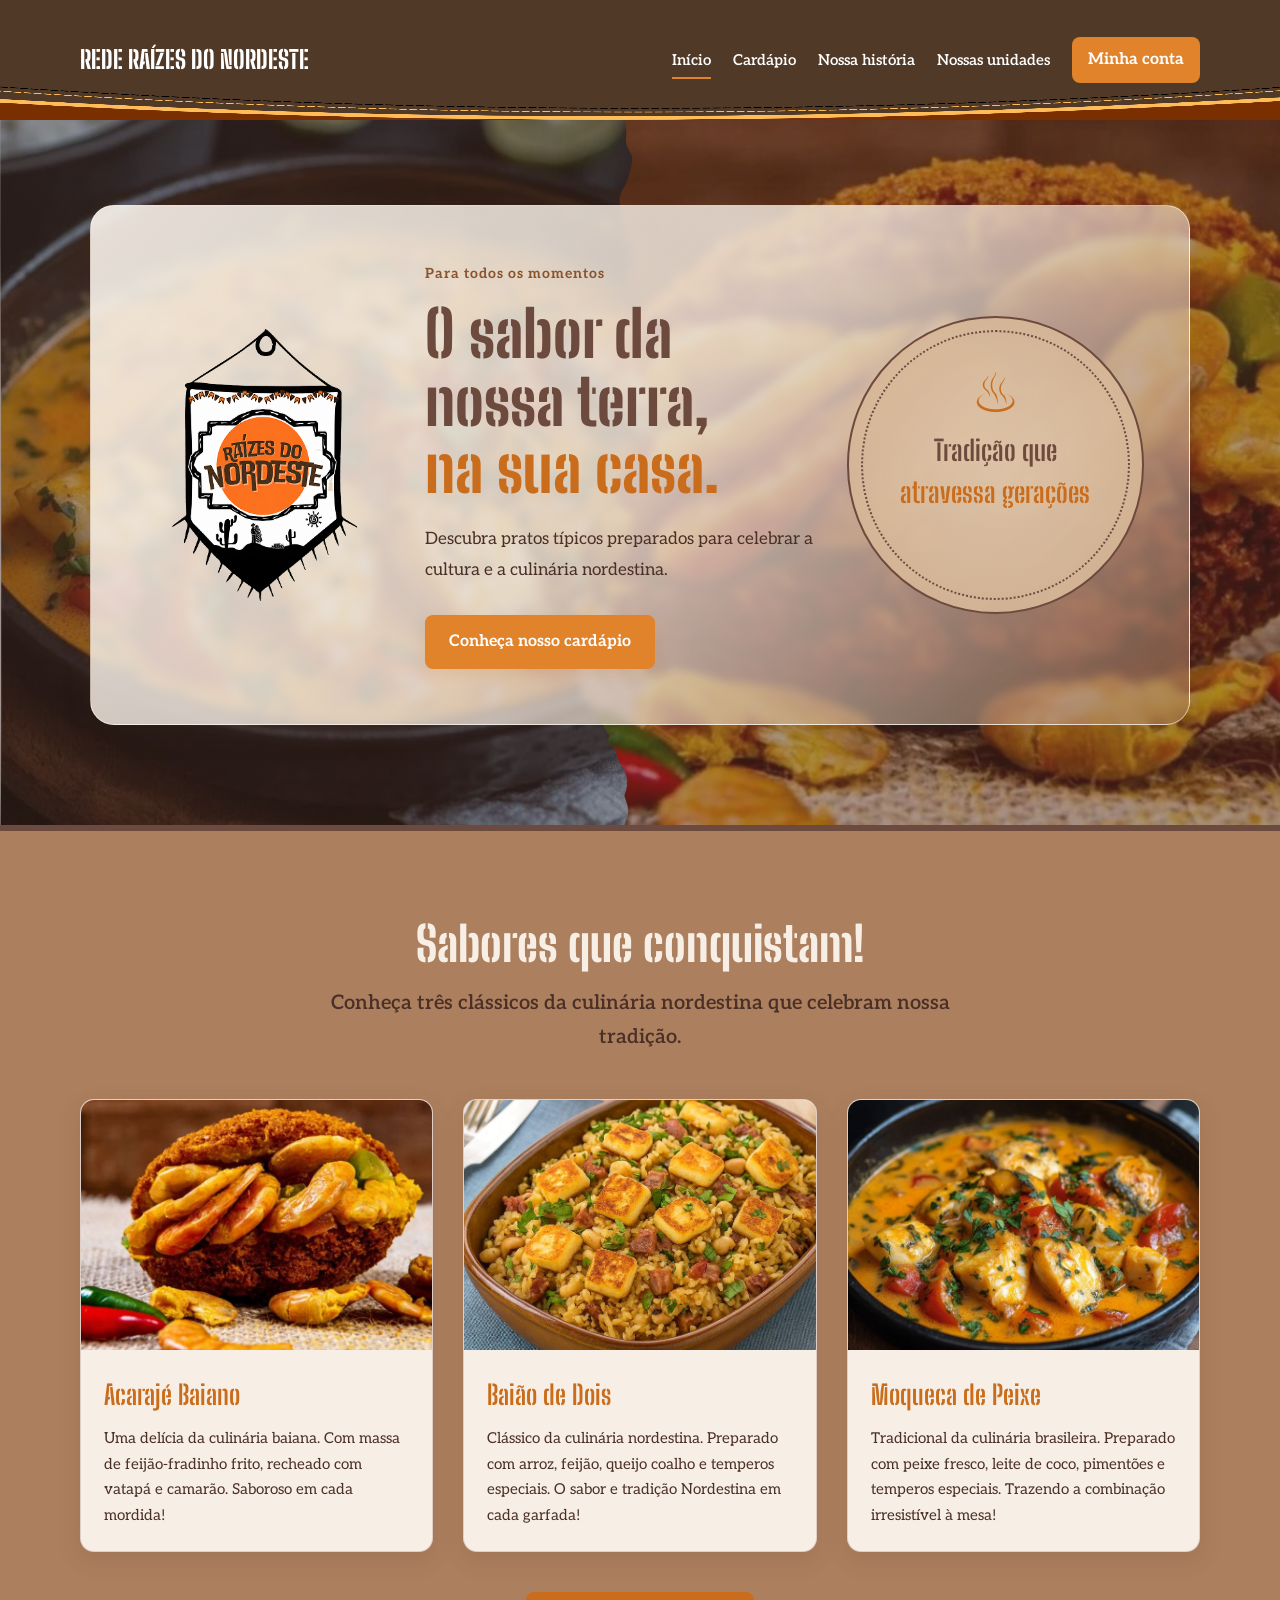
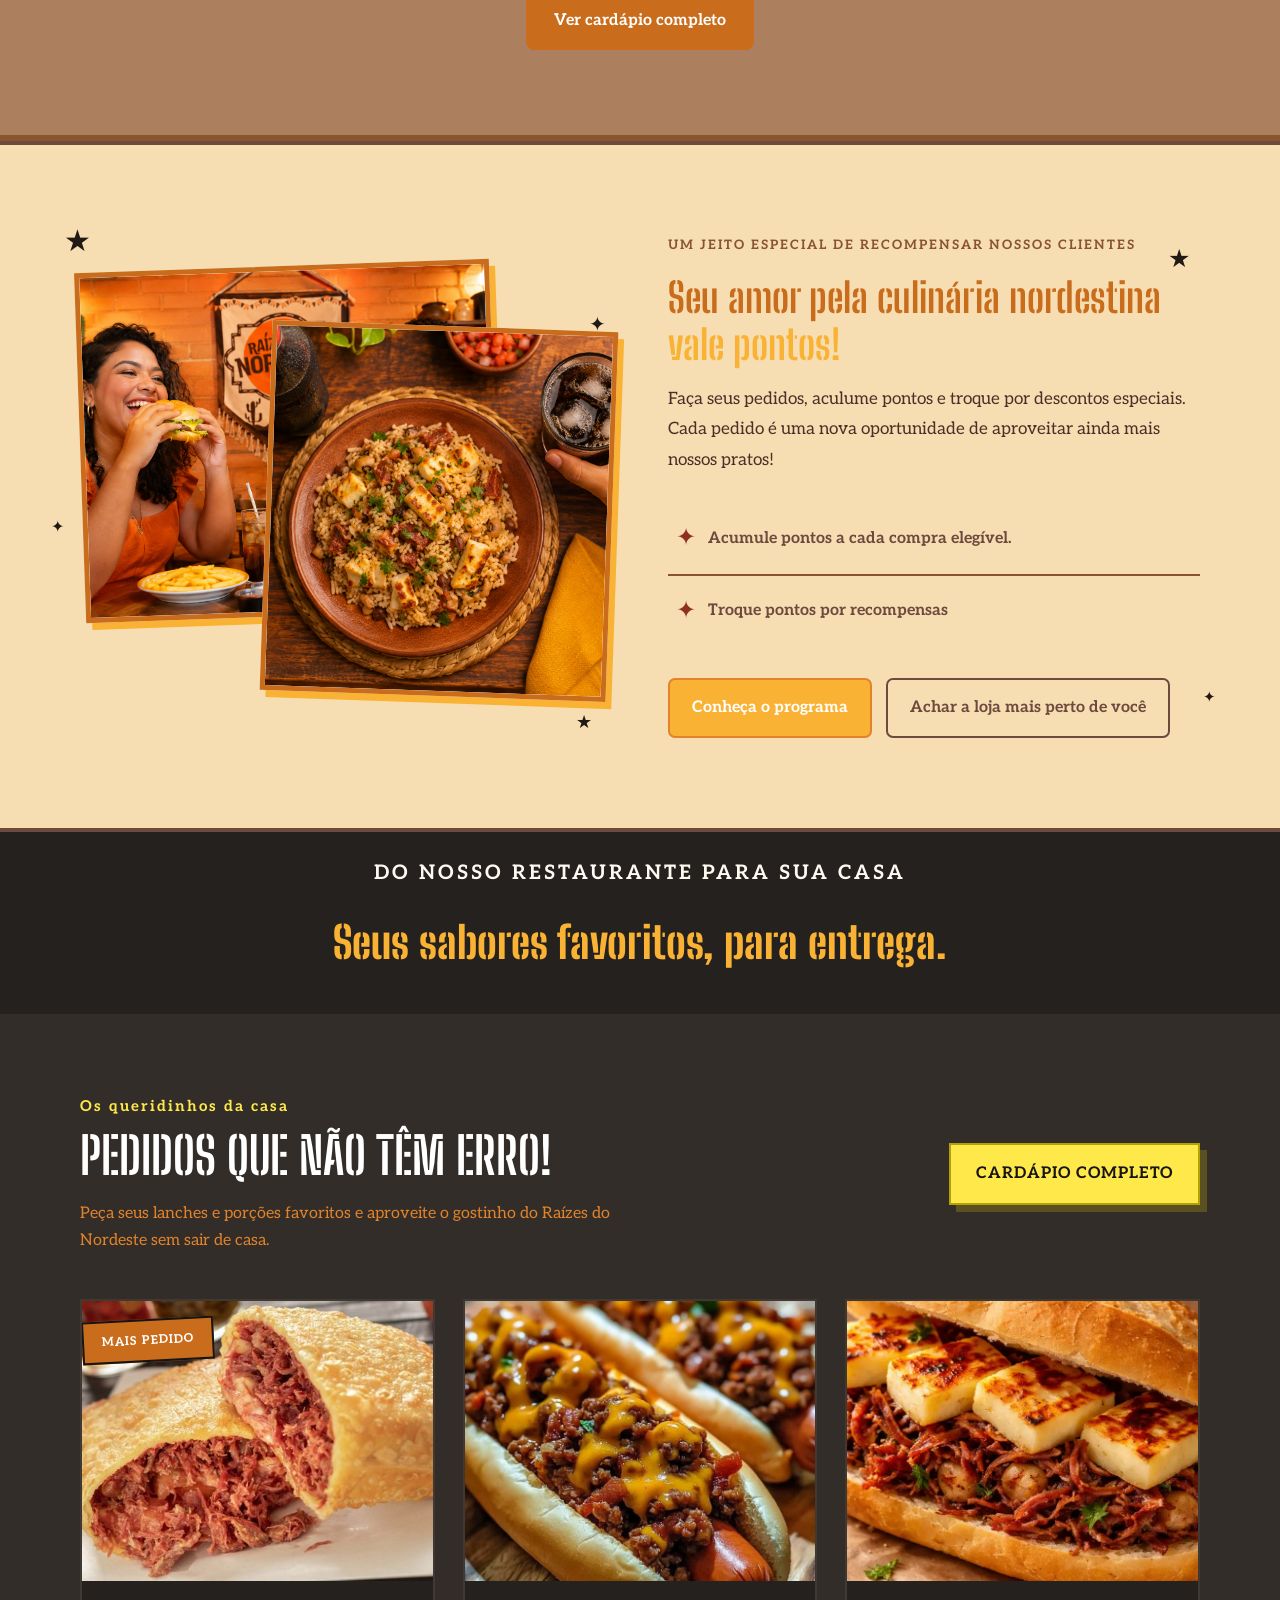
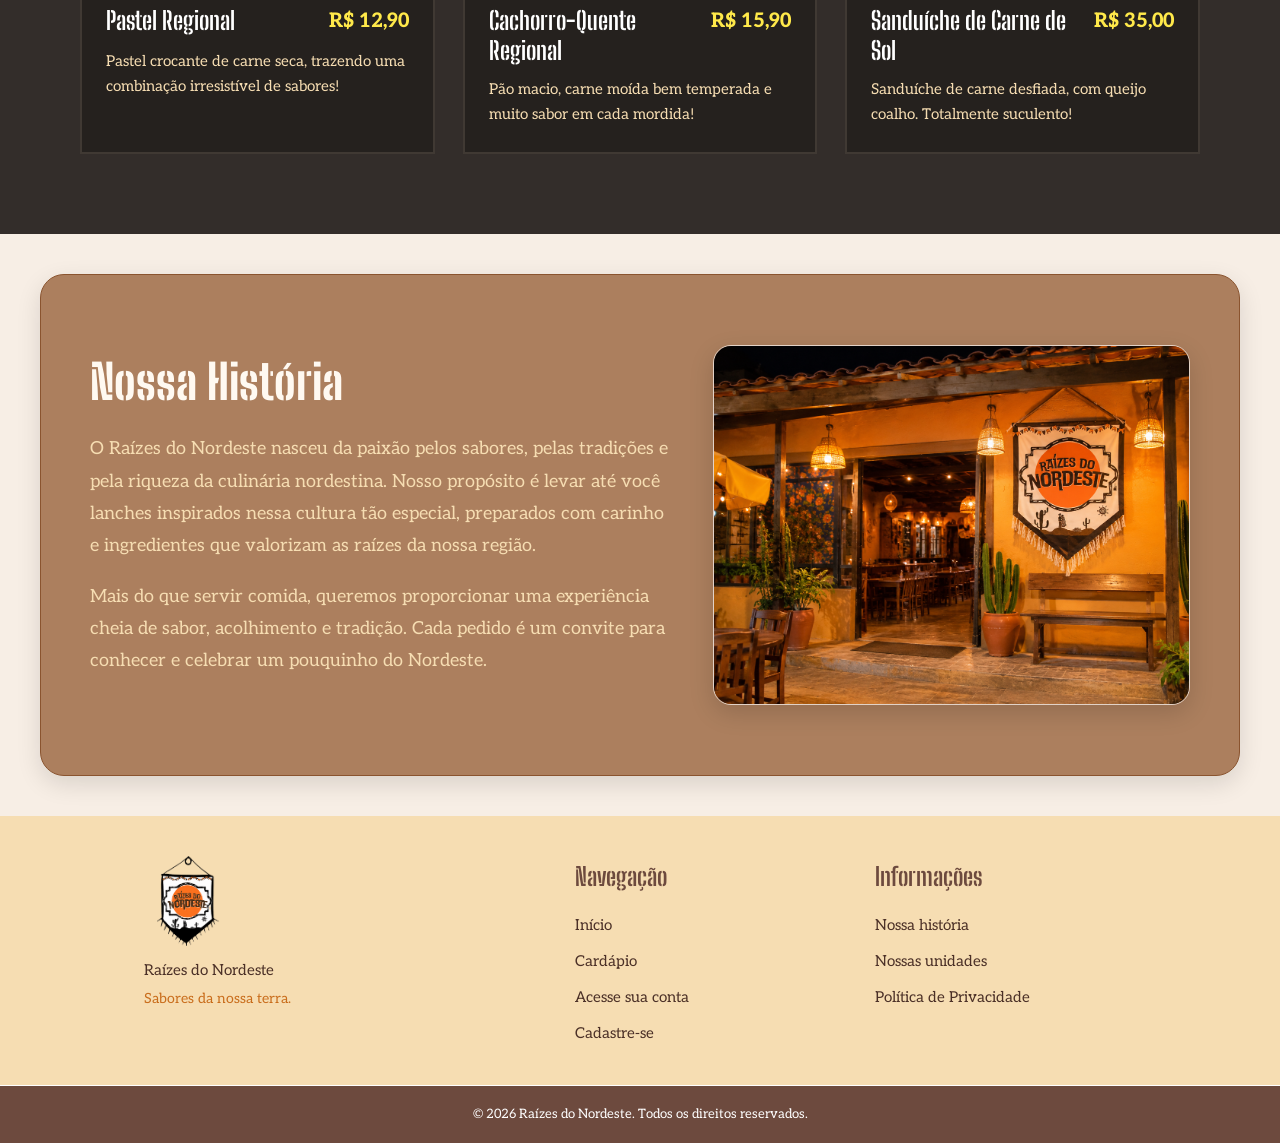
<file: index.html>
<!-- ==================================================
        TELA - APRESENTAÇÃO DO RESTAURANTE
======================================================= -->

<!DOCTYPE html>
<html lang="pt-BR">

<head>
    <meta charset="UTF-8">
    <meta name="viewport" content="width=device-width, initial-scale=1.0">

    <meta
        name="description"
        content="Conheça o nosso espaço, um restaurante dedicado aos sabores e às tradições da culinária nordestina."
    >

    <title>Raízes do Nordeste | Sabores da nossa terra</title>

<!-- ===== FONTES DO PROJETO ===== -->
    <link rel="preconnect" href="https://fonts.googleapis.com">
    <link rel="preconnect" href="https://fonts.gstatic.com" crossorigin>

    <link
        href="https://fonts.googleapis.com/css2?family=Big+Shoulders+Stencil+Display:wght@400;500;600;700;800;900&display=swap"
        rel="stylesheet"
    >

    <link
        href="https://fonts.googleapis.com/css2?family=Aleo:wght@400;500;600;700&display=swap"
        rel="stylesheet"
    >

<!-- ===== ARQUIVO CSS (ESTILO PRINCIPAL DO SITE) ===== -->
    <link rel="stylesheet" href="style.css">
</head>

<body>

<!-- ===== CABEÇALHO E NAVEGAÇÃO PRINCIPAL ===== -->
    <header class="cabecalho">

        <div class="container cabecalho-conteudo">
            <a href="index.html" class="marca" aria-label="Raízes do Nordeste - Página inicial">
                <span class="nome-marca"> REDE RAÍZES DO NORDESTE</span>
            </a>

<!-- botão menu -->
            <button
                class="botao-menu"
                id="botaoMenu"
                type="button"
                aria-label="Abrir menu de navegação"
                aria-expanded="false"
                aria-controls="menuNavegacao"
            >
                <span></span>
                <span></span>
                <span></span>
            </button>

            <nav class="menu-navegacao" id="menu-navegacao" aria-label="Menu principal">

                <a href="index.html" class="link-navegacao ativo" aria-current="page">Início</a>
                <a href="cardapio.html" class="link-cardapio">Cardápio</a>
                <a href="index.html#sobre" class="link-sobre">Nossa história</a>
                <a href="unidades.html" class="link-unidades">Nossas unidades</a>
                <a href="cadastro.html" class="link-cadastro">Minha conta</a>
                
            </nav>
        </div>

    </header>

<!-- ===== CONTEUDO PRINCIPAL ===== -->
<!-- Apresentação do restaurante -->
    <main>

        <section class="apresentacao" id="inicio">

            <div class="container apresentacao-conteudo">
                <div class="logo-apresentacao-container">
                    <img
                        src="img/logo.png"
                        alt="Logo do restaurante Raízes do Nordeste"
                        class="logo-apresentacao"
                    >
                </div>

                <div class="apresentacao-texto">
                    <span class="texto-destaque">Para todos os momentos</span>

                    <h1> 
                        O sabor da nossa terra,
                        <span>na sua casa.</span>
                    </h1>

                    <p>
                        Descubra pratos típicos preparados para 
                        celebrar a cultura e a culinária nordestina.
                    </p>

                    <a href="cardapio.html" class="botao-principal">Conheça nosso cardápio</a>
                </div>

                <div class="apresentacao-imagem">
                    <div class="imagem-reserva">
                        <div class="circulo-interno" aria-hidden="true"></div>

                        <span class="imagem-reserva-icone" aria-hidden="true">♨</span>

                        <p> 
                            Tradição que
                            <span>atravessa gerações</span>
                        </p>
                    </div>
                </div>
            </div>

        </section>

<!-- ===== PRATOS EM DESTAQUE ===== -->
<!-- segundo grid onde tem uma apresentação dos pratos-->
        <section class="secao-destaques" id="destaques">

            <div class="container">
                <div class="titulo-secao">
                    <h2> 
                        Sabores que conquistam! 
                    </h2>

                    <p>
                        Conheça três clássicos da culinária nordestina
                        que celebram nossa tradição.
                    </p>
                </div>

                <div class="lista-pratos">
<!-- prato 1 - Acarajé Baiano -->
                    <article class="cartao-prato">

                        <div class="prato-imagem prato-imagem-1">
                            <img
                                src="img/Acaraje.jpg"
                                alt="Acarajé baiano servido em um prato"
                            >
                        </div>

                        <div class="prato-informacoes">
                            <h3>
                                Acarajé Baiano
                            </h3>

                            <p>
                                Uma delícia da culinária baiana.
                                Com massa de feijão-fradinho frito, 
                                recheado com vatapá e camarão.
                                Saboroso em cada mordida!
                            </p>
                        </div>

                    </article>

<!-- prato 2 - Baiao de Dois -->
                    <article class="cartao-prato">

                        <div class="prato-imagem prato-imagem-2">
                            <img
                                src="img/baiao-de-dois.jpg"
                                alt="Prato de baiao de dois nordestino"
                            >
                        </div>

                        <div class="prato-informacoes">
                            <h3>
                                Baião de Dois
                            </h3>

                            <p>
                                Clássico da culinária nordestina. Preparado com
                                arroz, feijão, queijo coalho e temperos especiais.
                                O sabor e tradição Nordestina em cada garfada!
                            </p>
                        </div>

                    </article>

<!-- prato 3 - Moqueca de peixe -->
                    <article class="cartao-prato">

                        <div class="prato-imagem prato-imagem-3">
                            <img
                                src="img/Moqueca.jpg"
                                alt="Moqueca de peixe preparada com pimentões"
                            >
                        </div>

                        <div class="prato-informacoes">
                            <h3>
                                Moqueca de Peixe
                            </h3>

                            <p>
                                Tradicional da culinária brasileira. Preparado com
                                peixe fresco, leite de coco, pimentões e temperos especiais.
                                Trazendo a combinação irresistível à mesa!
                            </p>
                        </div>

                    </article>
                </div>

                <div class="destaques-acao">
                    <a href="cardapio.html" class="botao-secundario">Ver cardápio completo</a>
                </div>
            </div>

        </section>

<!-- ===== PROGRAMA DE FIDELIDADE ===== -->
        <section class="programa-fidelidade" id="fidelidade">

<!-- estrelas decorativas da seção para maior destaque a pagina-->
            <span class="estrela-decorativa estrela-1" aria-hidden="true">★</span>
            <span class="estrela-decorativa estrela-2" aria-hidden="true">✦</span>
            <span class="estrela-decorativa estrela-3" aria-hidden="true">★</span>
            <span class="estrela-decorativa estrela-4" aria-hidden="true">✦</span>
            <span class="estrela-decorativa estrela-5" aria-hidden="true">★</span>
            <span class="estrela-decorativa estrela-6" aria-hidden="true">✦</span>

            <div class="container fidelidade-conteudo">
<!-- imagem do clube fidelidade-->
                <div class="fidelidade-galera">
                    <div class="fidelidade-foto fidelidade-foto-clientes">
                        <img
                            src="img/fidelidade2.png"
                            alt="Pessoas aproveitando a refeição juntas"
                        >
                    </div>

                    <div class="fidelidade-foto fidelidade-foto-pratos">
                        <img
                            src="img/fidelidade.png"
                            alt="Pratos preparados para uma refeição especial"
                        >
                    </div>
                </div>

<!-- Texto dos beneficios -->
                <div class="fidelidade-texto">
                    <span class="fidelidade-destaque">UM JEITO ESPECIAL DE RECOMPENSAR NOSSOS CLIENTES</span>

                    <h2>
                        Seu amor pela culinária nordestina
                        <span>vale pontos!</span>
                    </h2>

                    <p>
                        Faça seus pedidos, aculume pontos e troque por
                        descontos especiais. Cada pedido é uma nova
                        oportunidade de aproveitar ainda mais nossos pratos!
                    </p>

                    <div class="fidelidade-beneficios">
                        <div class="beneficio">
                            <span aria-hidden="true">✦</span>

                            <p>
                                Acumule pontos a cada compra elegível.
                            </p>
                        </div>
                    
                        <div class="beneficio">
                            <span aria-hidden="true">✦</span>

                            <p>
                                Troque pontos por recompensas
                            </p>
                        </div>
                    </div>      

                    <div class="fidelidade-botoes">
                        <a href="fidelidade.html" class="botao-fidelidade">Conheça o programa</a>
                        <a href="unidades.html" class="botao-unidade">Achar a loja mais perto de você</a>
                    </div>
                </div>
            </div>

        </section>

<!-- ===== DESTAQUE DOS MAIS PEDIDOS ===== -->
        <section class="convite-cardapio">

            <div class="container convite-conteudo">
                <span class="convite-destaque">DO NOSSO RESTAURANTE PARA SUA CASA</span>

                <h2>
                    Seus sabores favoritos, para entrega.
                </h2>
            </div>

        </section>

<!-- LANCHES EM DESTAQUE -->
        <section class="secao-lanches" id="lanches">

            <div class="container">
                <div class="lanches-cabecalho">
                    <div class="lanches-titulo">
                        <span class="lanches-destaque">Os queridinhos da casa</span>

                        <h2>
                            Pedidos que não têm erro!
                        </h2>

                        <p>
                            Peça seus lanches e porções favoritos e aproveite
                            o gostinho do Raízes do Nordeste sem sair de casa.
                        </p>
                    </div>

                    <a href="cardapio.html" class="botao-cardapio-completo">Cardápio completo</a>
                </div>

<!-- lista dos 3 lanches para demonstração -->
                <div class="lista-lanches">
<!-- lanche 1 (pastel regional)-->
                    <article class="cartao-lanche">

                        <div class="lanche-imagem">
                            <img
                                src="img/pastel-regional.jpg"
                                alt="Pastel Regional"
                                loading="lazy"
                            >

                            <span class="selo-lanche">Mais pedido</span>
                        </div>

                        <div class="lanche-informacoes">
                            <div class="lanche-nome-preco">
                                <h3>
                                    Pastel Regional
                                </h3>

                                <span class="lanche-preco">R$ 12,90</span>
                            </div>

                            <p>
                                Pastel crocante de carne seca,
                                trazendo uma combinação irresistível de sabores!
                            </p>
                        </div>

                    </article>

<!-- lanche 2 (cachorro-quente-regional)-->
                    <article class="cartao-lanche">

                        <div class="lanche-imagem">
                            <img
                                src="img/cachorro-quente-regional.jpg"
                                alt="Cachorro-quente Regional"
                                loading="lazy"
                            >
                        </div>

                        <div class="lanche-informacoes">
                            <div class="lanche-nome-preco">
                                <h3>
                                    Cachorro-Quente Regional
                                </h3>

                                <span class="lanche-preco">R$ 15,90</span>
                            </div>

                            <p>
                                Pão macio, carne moída bem temperada e 
                                muito sabor em cada mordida!
                            </p>
                        </div>

                    </article>

<!-- lanche 3 (sanduiche de carne de sol) -->
                    <article class="cartao-lanche">

                        <div class="lanche-imagem">
                            <img
                                src="img/sanduiche-de-sol.png"
                                alt="Sanduiche de Carne de Sol"
                                loading="lazy"
                            >
                        </div>

                        <div class="lanche-informacoes">
                            <div class="lanche-nome-preco">
                                <h3>
                                    Sanduíche de Carne de Sol
                                </h3>

                                <span class="lanche-preco">R$ 35,00</span>
                            </div>

                            <p>
                                Sanduíche de carne desfiada, com queijo coalho.
                                Totalmente suculento!
                            </p>
                        </div>

                    </article>
                </div>
            </div>

        </section>

<!-- SESSÃO - NOSSA HISTORIA (CONTA UMA PREVE HISTORIA DO RESTAURANTE) ===== -->
        <section class="secao-sobre" id="sobre">

            <div class="sobre-conteudo">
                <div class="sobre-texto">
                    <h2>
                        Nossa História
                    </h2>

                    <p>
                        O Raízes do Nordeste nasceu da paixão pelos sabores,
                        pelas tradições e pela riqueza da culinária nordestina.
                        Nosso propósito é levar até você lanches inspirados
                        nessa cultura tão especial, preparados com carinho
                        e ingredientes que valorizam as raízes da nossa região.
                    </p>

                    <p>
                        Mais do que servir comida, queremos proporcionar
                        uma experiência cheia de sabor, acolhimento e tradição.
                        Cada pedido é um convite para conhecer e celebrar
                        um pouquinho do Nordeste.
                    </p>
                </div>
                
                <div class="sobre-imagem">
                    <img
                        src="img/entrada-restaurante.png"
                        alt="Entrada do restaurante"
                        loading="lazy"
                    >
                </div>
            </div>

        </section>

    </main>

<!-- ==== RODAPÉ - CAMPO INFERIOR DA TELA ===== -->
    <footer class="rodape">

        <div class="container rodape-conteudo">
            <div class="rodape-marca">
                <img
                    src="img/logo.png"
                    alt=""
                    class="rodape-logo"
                >

                <p>
                    Raízes do Nordeste
                </p>
    
                <span>Sabores da nossa terra.</span>
            </div>

            <div class="rodape-links">
                <h2>
                    Navegação
                </h2>

                <a href="index.html">Início</a>
                <a href="cardapio.html">Cardápio</a>
                <a href="cadastro.html">Acesse sua conta</a>
                <a href="cadastro.html">Cadastre-se</a>
            </div>

            <div class="rodape-links">
                <h2>
                    Informações
                </h2>

                <a href="index.html#sobre">Nossa história</a>
                <a href="unidades.html">Nossas unidades</a>
                <a href="privacidade.html">Política de Privacidade</a>
            </div>
        </div>

<!-- ==== RODAPÉ - FINAL ===== --> 
        <div class="rodape-final">
            <p>
                &copy; <span id="anoAtual">2026</span>
                Raízes do Nordeste. Todos os direitos reservados.
            </p>
        </div>

    </footer>

<!-- ===== JAVASCRIPT ===== --> 
<script src="menu.js"></script>

</body>
</html>
</file>
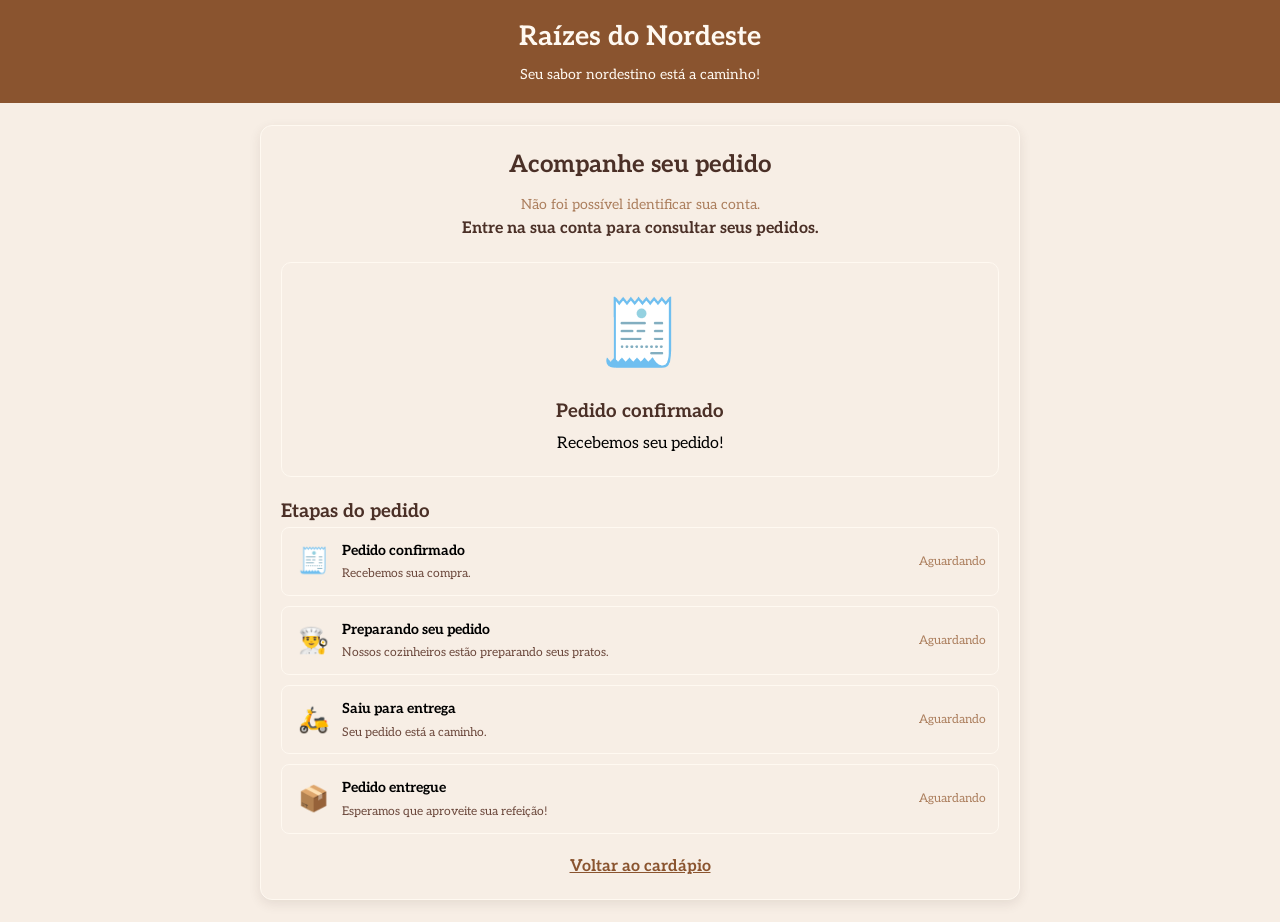
<file: acompanhar-pedido.html>
<!-- ===========================================
        TELA - ACOMPANHAR PEDIDO
================================================ -->

<!DOCTYPE html>
<html lang="pt-BR">

<head>
    <meta charset="UTF-8">
    <meta name="viewport" content="width=device-width, initial-scale=1.0">

    <title>Acompanhar Pedido | Raízes do Nordeste</title>

<!-- ===== FONTES DO PROJETO ===== -->
    <link rel="preconnect" href="https://fonts.googleapis.com">
    <link rel="preconnect" href="https://fonts.gstatic.com" crossorigin>

    <link
        href="https://fonts.googleapis.com/css2?family=Big+Shoulders+Stencil+Display:wght@400;500;600;700;800;900&display=swap"
        rel="stylesheet"
    >

    <link
        href="https://fonts.googleapis.com/css2?family=Aleo:wght@400;500;600;700&display=swap"
        rel="stylesheet"
    >

<!-- ===== ARQUIVO CSS COM O ESTILO DO SITE ===== -->
    <link rel="stylesheet" href="style.css">
    <link rel="stylesheet" href="acompanhar-pedido.css">
</head>

<body>

    <header class="cabecalho-acompanhamento">

        <h1>
            Raízes do Nordeste
        </h1>

        <p>
            Seu sabor nordestino está a caminho!
        </p>

    </header>

    <main class="pagina-acompanhamento">

        <section class="cabecalho-pedido">

            <h2>
                Acompanhe seu pedido
            </h2>

            <p id="numero-pedido">
                Carregando pedido...
            </p>

            <p id="mensagem-status" role="status" aria-live="polite">
                Estamos preparando tudo com carinho!
            </p>

        </section>

<!-- ANIMAÇÃO DA ETAPA ATUAL -->
        <section class="animacao-pedido">

            <div id="icone-etapa" class="icone-etapa" aria-hidden="true">
                🧾
            </div>

            <h3 id="titulo-etapa">
                Pedido confirmado
            </h3>

            <p id="descricao-etapa">
                Recebemos seu pedido!
            </p>

        </section>

<!-- ETAPAS DO PEDIDO -->
        <section class="etapas-pedido">

            <h3>
                Etapas do pedido
            </h3>

            <div class="etapa" data-etapa="0">
                <span class="icone-status">🧾</span>

                <div>
                    <strong>Pedido confirmado</strong>
                    <p>Recebemos sua compra.</p>
                </div>

                <span class="indicador-status">Aguardando</span>
            </div>

            <div class="etapa" data-etapa="1">
                <span class="icone-status">👨‍🍳</span>

                <div>
                    <strong>Preparando seu pedido</strong>
                    <p>Nossos cozinheiros estão preparando seus pratos.</p>
                </div>

                <span class="indicador-status">Aguardando</span>
            </div>

            <div class="etapa" data-etapa="2">
                <span class="icone-status">🛵</span>

                <div>
                    <strong>Saiu para entrega</strong>
                    <p>Seu pedido está a caminho.</p>
                </div>

                <span class="indicador-status">Aguardando</span>
            </div>

            <div class="etapa" data-etapa="3">
                <span class="icone-status">📦</span>

                <div>
                    <strong>Pedido entregue</strong>
                    <p>Esperamos que aproveite sua refeição!</p>
                </div>

                <span class="indicador-status">Aguardando</span>
            </div>

        </section>

<!-- CONFIRMAÇÃO DE ENTREGA E AVALIAÇÃO -->
        <section
            id="area-avaliacao"
            class="area-avaliacao"
            hidden
        >

            <h3>
                Você recebeu seu pedido?
            </h3>

            <p>
                Confirme o recebimento para concluir seu pedido.
            </p>

            <button
                type="button"
                id="botao-confirmar-entrega"
            >
                Confirmar recebimento
            </button>

            <form id="formulario-avaliacao" hidden>

                <h3>
                    Avalie sua experiência!
                </h3>

                <label for="nota-avaliacao">
                    Como foi sua experiência?
                </label>

                <select id="nota-avaliacao" required>
                    <option value="">Selecione uma nota</option>
                    <option value="5">⭐⭐⭐⭐⭐ — Excelente</option>
                    <option value="4">⭐⭐⭐⭐ — Muito boa</option>
                    <option value="3">⭐⭐⭐ — Boa</option>
                    <option value="2">⭐⭐ — Regular</option>
                    <option value="1">⭐ — Precisa melhorar</option>
                </select>

                <label for="comentario-avaliacao">
                    Conte-nos o que achou (opcional)
                </label>

                <textarea
                    id="comentario-avaliacao"
                    rows="3"
                    maxlength="300"
                    placeholder="Escreva sua opinião..."
                ></textarea>

                <button type="submit">
                    Enviar avaliação
                </button>

            </form>

            <p
                id="mensagem-avaliacao"
                role="status"
                aria-live="polite"
            ></p>

        </section>

        <div class="rodape-acompanhamento">
            <a href="pedidos.html">
                Voltar ao cardápio
            </a>
        </div>

    </main>

<!-- ===== JAVASCRIPT ===== -->
<script src="acompanhar-pedido.js"></script>

</body>
</html>
</file>
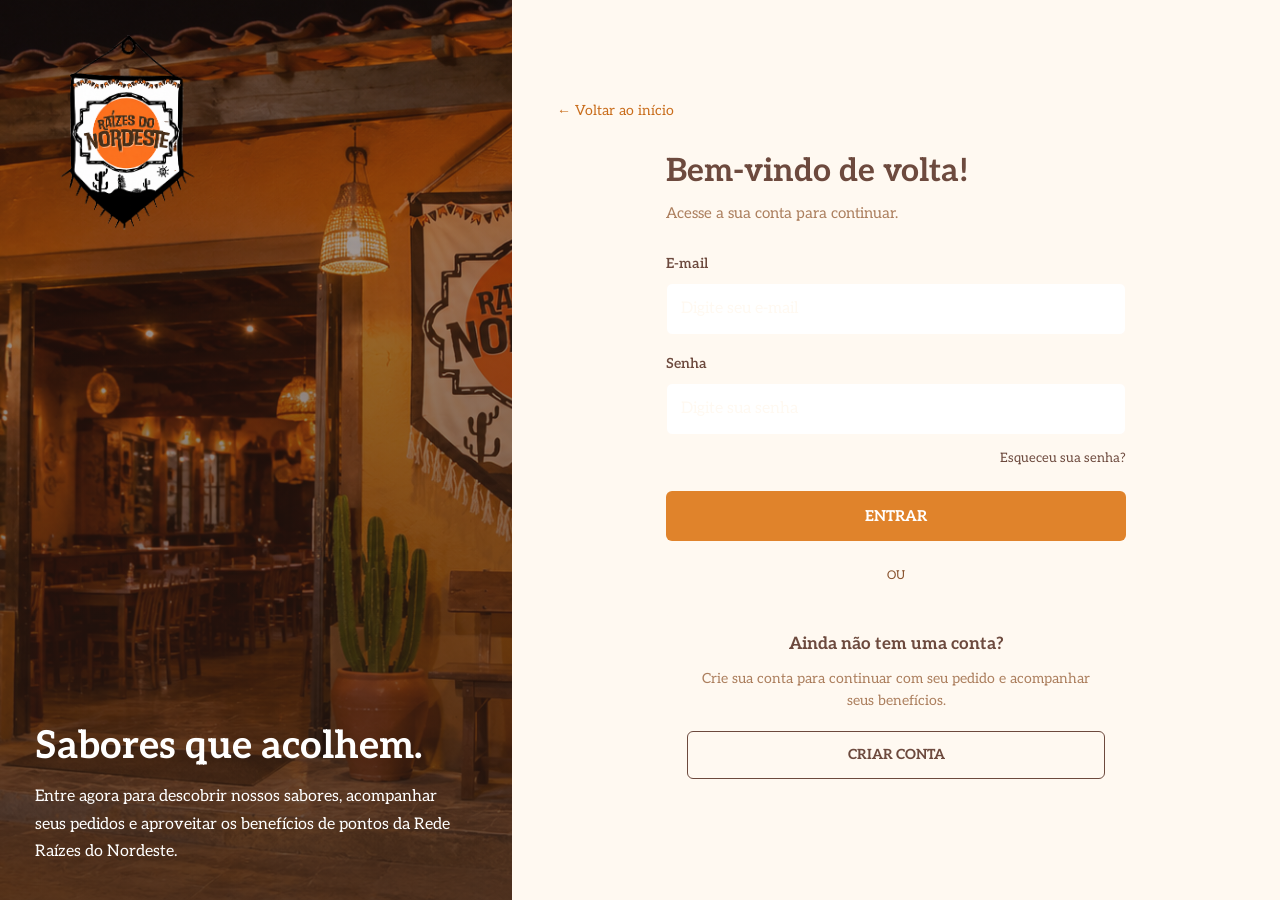
<file: cadastro.html>
<!-- ===============================================
        TELA - CADASTRO E ACESSO A CONTA  DO CLIENTE
===================================================== -->

<!DOCTYPE html>
<html lang="pt-BR">

<head>
    <meta charset="UTF-8">
    <meta name="viewport" content="width=device-width, initial-scale=1.0">

    <title>Acesso do Cliente | Raízes do Nordeste</title>

<!-- ===== FONTES DO PROJETO ===== -->
    <link rel="preconnect" href="https://fonts.googleapis.com">
    <link rel="preconnect" href="https://fonts.gstatic.com" crossorigin>

    <link
        href="https://fonts.googleapis.com/css2?family=Big+Shoulders+Stencil+Display:wght@400;500;600;700;800;900&display=swap"
        rel="stylesheet"
    >

    <link
        href="https://fonts.googleapis.com/css2?family=Aleo:wght@400;500;600;700&display=swap"
        rel="stylesheet"
    >

<!-- ===== ARQUIVO CSS (ESTILO PRINCIPAL DO SITE) ===== --> 
    <link rel="stylesheet" href="style.css">
    <link rel="stylesheet" href="cadastro.css">
</head>

<body class="pagina-acesso">

    <main class="acesso-container">

<!-- ===== ACESSO AO CADASTRO/CRIAÇÃO DE CONTA/ESQUECI MINHA SENHA ===== -->
<!-- Lado esquedo: imagem do restaurante -->
        <section class="acesso-imagem">

            <a href="index.html" class="logo-acesso">
                <img 
                    src="img/logo.png" 
                    alt="Raízes do Nordeste"
                >
            </a>

            <div class="mensagem-imagem">
                <h1>
                    Sabores que acolhem.
                </h1>

                <p>
                    Entre agora para descobrir nossos sabores,
                    acompanhar seus pedidos e aproveitar
                    os benefícios de pontos da Rede Raízes do Nordeste.
                </p>
            </div>

        </section>

<!-- Lado direito: formulários -->
        <section class="acesso-conteudo">

            <a href="index.html" class="voltar-inicio">← Voltar ao início</a>

<!-- FORMULÁRIO DE LOGIN -->
            <div class="formulario-acesso" id="formulario-login">
                <h2>
                    Bem-vindo de volta!
                </h2>

                <p class="texto-introducao">
                    Acesse a sua conta para continuar.
                </p>

                <form id="form-login">

                    <div class="campo-formulario">
                        <label for="login-email">E-mail</label>

                        <input
                            type="email"
                            id="login-email"
                            name="email"
                            placeholder="Digite seu e-mail"
                            autocomplete="email"
                            required
                        >
                    </div>

                    <div class="campo-formulario">
                        <label for="login-senha">Senha</label>

                        <input
                            type="password"
                            id="login-senha"
                            name="senha"
                            placeholder="Digite sua senha"
                            autocomplete="current-password"
                            required
                        >
                    </div>

                    <div class="esqueci-senha">
                        <a href="#" id="link-esqueci-senha">Esqueceu sua senha?</a>
                    </div>

                    <button 
                        type="submit" 
                        class="botao-acesso"
                    >
                        ENTRAR
                    </button>

                </form>

                <div class="separador">
                    <span>OU</span>
                </div>

                <div class="criar-conta-convite">
                    <h3>
                        Ainda não tem uma conta?
                    </h3>

                    <p>
                        Crie sua conta para continuar com seu pedido
                        e acompanhar seus benefícios.
                    </p>

                    <button
                        type="button"
                        class="botao-criar-conta"
                        id="mostrar-cadastro"
                    >
                        CRIAR CONTA
                    </button>
                </div>
            </div>

<!-- FORMULÁRIO DE RECUPERAÇÃO DE SENHA -->
            <div class="formulario-acesso" id="formulario-recuperacao" hidden>
                <h2>
                    Recuperar senha
                </h2>

                <p class="texto-introducao">
                    Informe o e-mail utilizado no seu cadastro 
                    para recuperar o acesso à sua conta.
                </p>

                <form id="form-recuperacao">

                    <div class="campo-formulario">
                        <label for="recuperacao-email">E-mail cadastrado</label>

                        <input
                            type="email"
                            id="recuperacao-email"
                            name="email"
                            placeholder="Digite seu e-mail"
                            autocomplete="email"
                            required
                        >
                    </div>

                    <button 
                        type="submit" 
                        class="botao-acesso"
                    >
                        RECUPERAR SENHA
                    </button>

                </form>

                <div class="voltar-login">
                    <p>
                        Lembrou sua senha?
                    </p>

                    <button
                        type="button"
                        class="botao-voltar-login"
                        id="voltar-login-recuperacao"
                    >
                        VOLTAR PARA O LOGIN
                    </button>
                </div>
            </div>

<!-- FORMULÁRIO DE CADASTRO -->
            <div class="formulario-acesso" id="formulario-cadastro" hidden>
                <h2>
                    Crie sua conta
                </h2>

                <p class="texto-introducao">
                    Faça seu cadastro e aproveite nossos sabores.
                </p>

                <form id="form-cadastro">

                    <div class="campo-formulario">
                        <label for="cadastro-nome">Nome completo</label>

                        <input
                            type="text"
                            id="cadastro-nome"
                            name="nome"
                            placeholder="Digite seu nome completo"
                            autocomplete="name"
                            required
                        >
                    </div>

                    <div class="campo-formulario">
                        <label for="cadastro-email">E-mail</label>

                        <input
                            type="email"
                            id="cadastro-email"
                            name="email"
                            placeholder="Digite seu e-mail"
                            autocomplete="email"
                            required
                        >
                    </div>

                    <div class="campo-formulario">
                        <div class="campos-telefone">
                            <div class="campo-formulario campo-ddi">
                                <label for="cadastro-ddi">DDI</label>

                                <input
                                    type="tel"
                                    id="cadastro-ddi"
                                    name="ddi"
                                    value="+55"
                                    maxlength="4"
                                    inputmode="tel"
                                    autocomplete="tel-country-code"
                                    required
                                >
                            </div>

                            <div class="campo-formulario campo-ddd">
                                <label for="cadastro-ddd">DDD</label>

                                <input
                                    type="tel"
                                    id="cadastro-ddd"
                                    name="ddd"
                                    placeholder="41"
                                    maxlength="2"
                                    inputmode="numeric"
                                    autocomplete="tel-area-code"
                                    required
                                >
                            </div>

                            <div class="campo-formulario campo-numero">
                                <label for="cadastro-telefone">Telefone</label>

                                <input
                                    type="tel"
                                    id="cadastro-telefone"
                                    name="telefone"
                                    placeholder="99999-9999"
                                    maxlength="10"
                                    inputmode="numeric"
                                    autocomplete="tel-national"
                                    required
                                >
                            </div>
                    </div>

                    <div class="campo-formulario">
                        <label for="cadastro-senha">Senha</label>

                        <input
                            type="password"
                            id="cadastro-senha"
                            name="senha"
                            placeholder="Crie uma senha"
                            autocomplete="new-password"
                            required
                        >
                    </div>

                    <div class="campo-formulario">
                        <label for="confirmar-senha">
                            Confirmar senha
                        </label>

                        <input
                            type="password"
                            id="confirmar-senha"
                            name="confirmar-senha"
                            placeholder="Digite a senha novamente"
                            autocomplete="new-password"
                            required
                        >
                    </div>

                    <div class="secao-endereco">
                        <h3 class="titulo-endereco">
                            Endereço de entrega
                        </h3>

                        <p class="texto-endereco">
                            Informe seu endereço para facilitar a 
                            entrega dos seus pedidos.
                        </p>

                        <div class="campo-formulario">
                            <label for="cadastro-cep">CEP</label>

                            <input
                                type="text"
                                id="cadastro-cep"
                                name="cep"
                                placeholder="00000-000"
                                maxlength="9"
                                autocomplete="postal-code"
                                required
                            >
                        </div>

                        <div class="campo-formulario">
                            <label for="cadastro-estado">Estado (UF)</label>

                            <input
                                type="text"
                                id="cadastro-estado"
                                name="estado"
                                placeholder="Ex.: PR"
                                maxlength="2"
                                autocomplete="address-level1"
                                required
                            >
                        </div>

                        <div class="campo-formulario">
                            <label for="cadastro-cidade">Cidade</label>

                            <input
                                type="text"
                                id="cadastro-cidade"
                                name="cidade"
                                placeholder="Digite sua cidade"
                                autocomplete="address-level2"
                                required
                            >
                        </div>

                        <div class="campo-formulario">
                            <label for="cadastro-bairro">Bairro</label>

                            <input
                                type="text"
                                id="cadastro-bairro"
                                name="bairro"
                                placeholder="Digite seu bairro"
                                autocomplete="address-level3"
                                required
                            >
                        </div>

                        <div class="campo-formulario">
                            <label for="cadastro-rua">Rua / Avenida</label>

                            <input
                                type="text"
                                id="cadastro-rua"
                                name="rua"
                                placeholder="Digite o nome da rua ou avenida"
                                autocomplete="address-line1"
                                required
                            >
                        </div>

                        <div class="campo-formulario">
                            <label for="cadastro-numero">Número</label>

                            <input
                                type="text"
                                id="cadastro-numero"
                                name="numero"
                                placeholder="Número do imóvel"
                                required
                            >
                        </div>

                        <div class="campo-formulario">
                            <label for="cadastro-complemento">Complemento (opcional)</label>

                            <input
                                type="text"
                                id="cadastro-complemento"
                                name="complemento"
                                placeholder="Apartamento, bloco, casa..."
                                autocomplete="address-line2"
                            >
                        </div>

                        <div class="campo-formulario">
                            <label for="cadastro-referencia">Ponto de referência (opcional)</label>

                            <input
                                type="text"
                                id="cadastro-referencia"
                                name="referencia"
                                placeholder="Ex.: próximo à praça"
                            >
                        </div>
                    </div>

                    <div class="aceite-privacidade">
                        <input
                            type="checkbox"
                            id="aceite-privacidade"
                            name="aceite-privacidade"
                            required
                        >

                        <label for="aceite-privacidade">
                            Li e aceito a
                            <a href="privacidade.html">
                                Política de Privacidade
                            </a>.
                        </label>
                    </div>

                    <button 
                        type="submit" 
                        class="botao-acesso"
                    >
                        CRIAR MINHA CONTA
                    </button>

                </form>

                <div class="voltar-login">
                    <p>
                        Já tem uma conta?
                    </p>

                    <button
                        type="button"
                        class="botao-voltar-login"
                        id="mostrar-login"
                    >
                        ENTRAR NA MINHA CONTA
                    </button>
                </div>
            </div>

        </section>

    </main>

<!-- ===== JAVASCRIPT ===== -->
<script src="cadastro.js"></script>

</body>
</html>
</file>
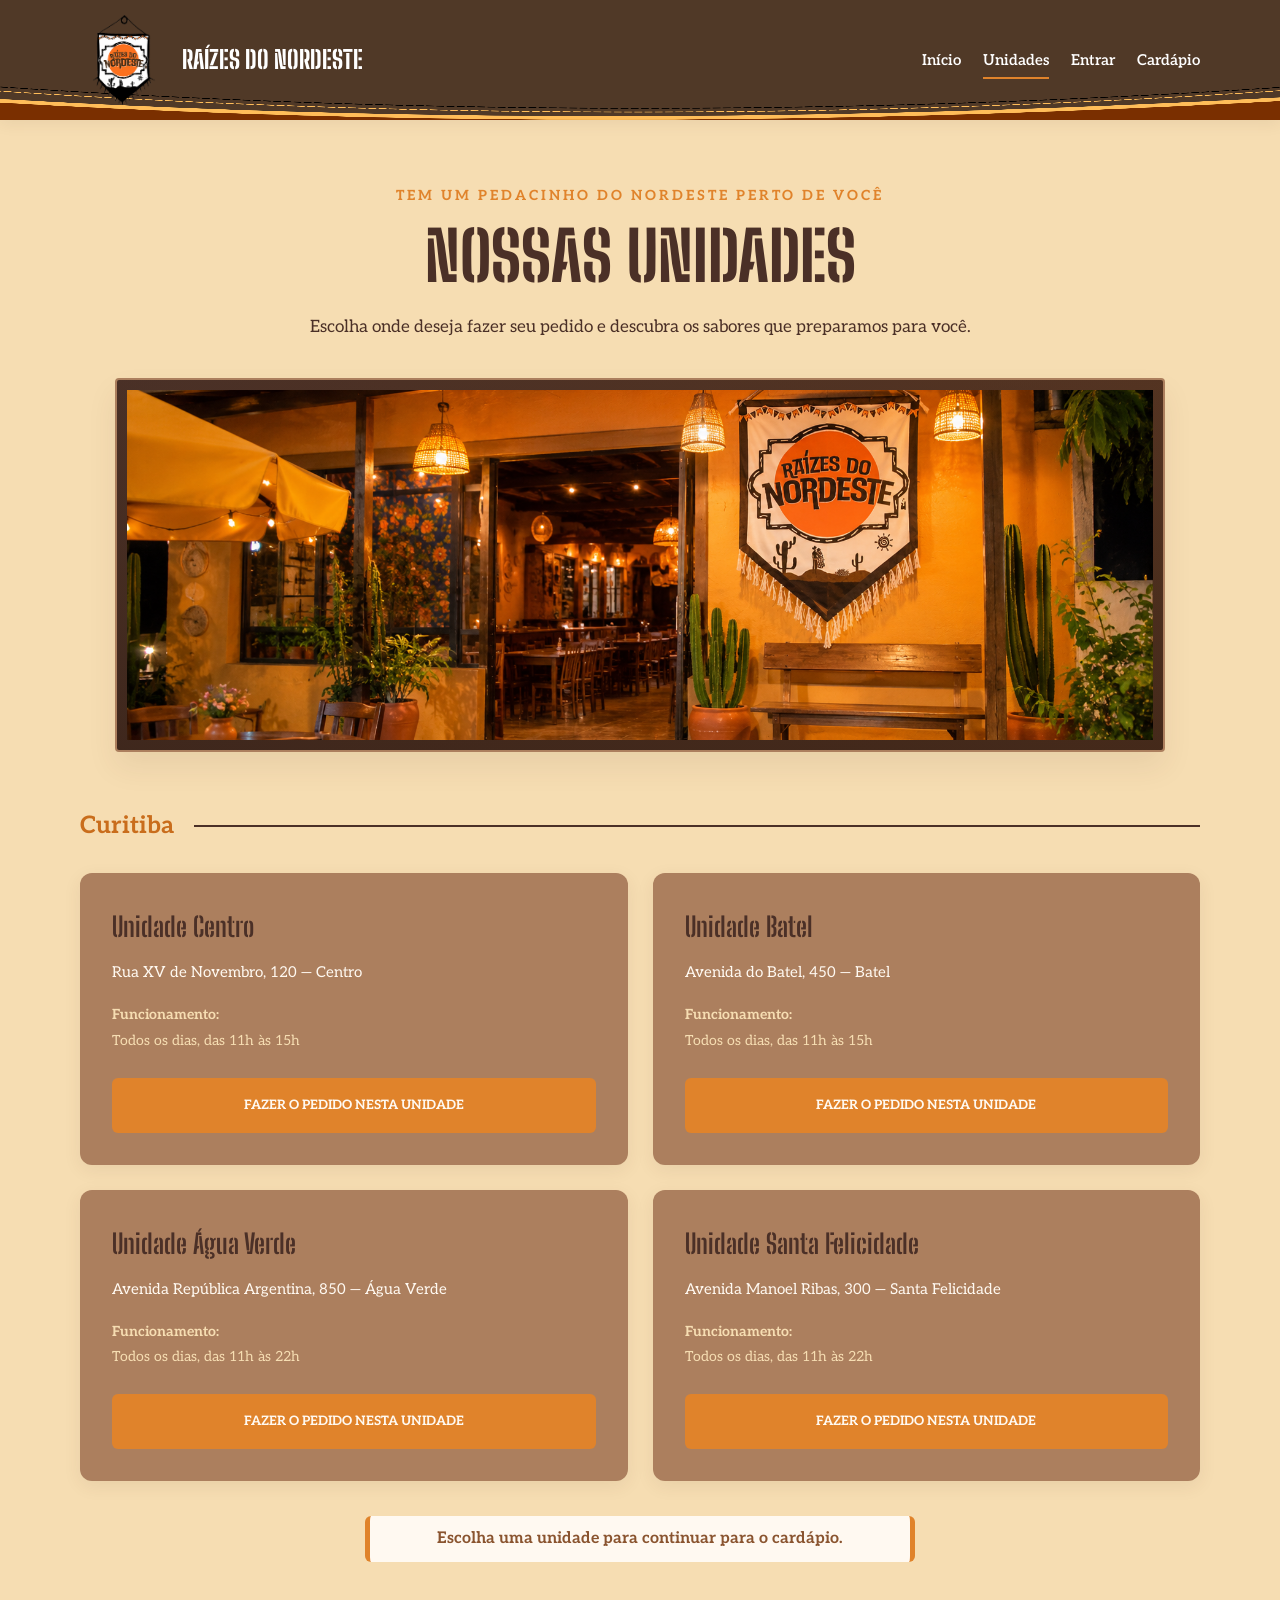
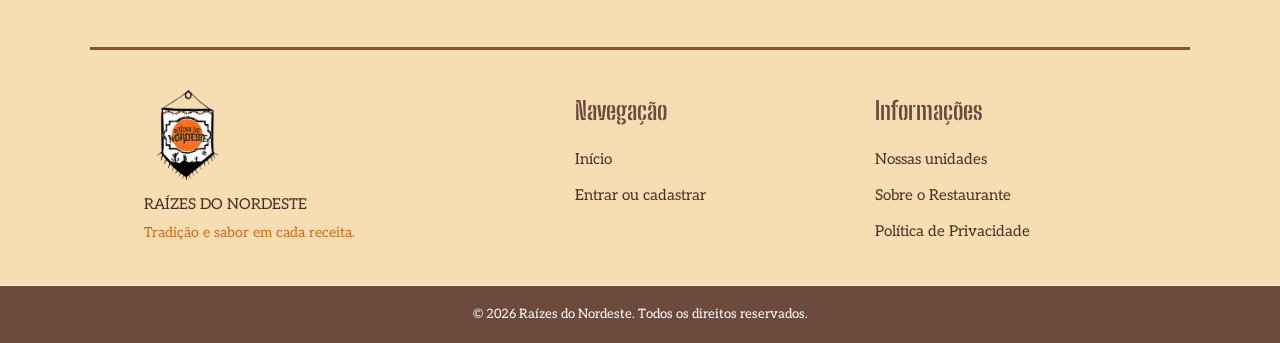
<file: cardapio.html>
<!-- ==========================
        TELA - CARDÁPIO
=============================== -->

<!DOCTYPE html>
<html lang="pt-BR">

<head>
    <meta charset="UTF-8">
    <meta name="viewport" content="width=device-width, initial-scale=1.0">

    <title>Cardápio | Raízes do Nordeste</title>

<!-- ===== FONTES DO PROJETO ===== -->
    <link rel="preconnect" href="https://fonts.googleapis.com">
    <link rel="preconnect" href="https://fonts.gstatic.com" crossorigin>

    <link
        href="https://fonts.googleapis.com/css2?family=Big+Shoulders+Stencil+Display:wght@400;500;600;700;800;900&display=swap"
        rel="stylesheet"
    >

    <link
        href="https://fonts.googleapis.com/css2?family=Aleo:wght@400;500;600;700&display=swap"
        rel="stylesheet"
    >

<!-- ===== ARQUIVO CSS (ESTILO PRINCIPAL DO SITE) ===== --> 
    <link rel="stylesheet" href="style.css">
    <link rel="stylesheet" href="cardapio.css">
</head>

<body>

<!-- ===== CABEÇALHO E NAVEGAÇÃO PRINCIPAL --> 
    <header class="cabecalho">

        <div class="container cabecalho-conteudo">
            <a href="index.html" class="marca">
                <img 
                    src="img/logo.png" 
                    alt="Logo Raízes do Nordeste" 
                    class="logo"
                >
                
                <span class="nome-marca">RAÍZES DO NORDESTE</span>
            </a>

<!-- botão menu -->
            <button
                class="botao-menu"
                id="botaoMenu"
                type="button"
                aria-label="Abrir menu de navegação"
                aria-expanded="false"
                aria-controls="menuNavegacao"
            >
                <span></span>
                <span></span>
                <span></span>
            </button>

            <nav class="menu-navegacao" id="menuNavegacao" aria-label="Menu principal">

                <a href="index.html" class="link-navegacao">Início</a>
                <a href="cardapio.html" class="link-cardapio ativo" aria-current="page">Cardápio</a>
                <a href="index.html#sobre" class="link-sobre">Nossa história</a>
                <a href="unidades.html" class="link-unidades">Nossas unidades</a>
                <a href="cadastro.html" class="link-cadastro"> Minha conta</a>

            </nav>
        </div>

    </header>

<!-- ===== CONTEÚDO PRINCIPAL ===== -->
 <!-- Apresentação do cardapio -->
    <main class="pagina-cardapio">

        <section class="hero-cardapio">

            <div class="hero-conteudo">
                <span class="etiqueta-cardapio">SABORES DA NOSSA TERRA</span>

                <h1>
                    Um pedacinho do Nordeste
                    em cada sabor!
                </h1>

                <p>
                    Receitas cheias de tradição, ingredientes
                    selecionados e aquele tempero que faz
                    a gente se sentir em casa.
                </p>

                <a href="pedidos.html" class="botao-explorar">FAZER MEU PEDIDO</a>
            </div>

        </section>

<!-- navegando pelas categorias de comidas -->
        <nav class="atalhos-cardapio" aria-label="Escolha uma categoria">

            <a href="#promocoes">Promoções</a>
            <a href="#pratos">Pratos</a>
            <a href="#lanches">Lanches</a>
            <a href="#porcoes">Porções</a>
            <a href="#sobremesas">Sobremesas</a>
            <a href="#bebidas">Bebidas</a>

        </nav>

<!-- PROMOÇÕES -->
        <section class="categoria-cardapio categoria-promocoes" id="promocoes">

            <div class="cabecalho-categoria">
                <span class="numero-categoria">01</span>

                <div>
                    <span class="subtitulo-categoria">OFERTAS ESPECIAIS</span>

                    <h2>
                        Promoções da casa
                    </h2>

                    <p>
                        Seus sabores favoritos com preços especiais!
                    </p>
                </div>
            </div>

            <div class="painel-categoria">
                <div class="foto-categoria">
                    <img
                        src="img/promocao.jpg"
                        alt="Seleção de comidas nordestinas da casa"
                        loading="lazy"
                    >

                    <span class="selo-foto">OFERTAS DA CASA</span>
                </div>

                <div class="lista-categoria">
                    <div class="titulo-lista">
                        <h3>
                            Ofertas para aproveitar
                        </h3>

                        <span>ESCOLHA SEU FAVORITO</span>
                    </div>

                    <article class="produto-cardapio">

                        <div class="produto-resumo">
                            <div>
                                <h4>
                                    Baião de dois
                                </h4>

                                <p>
                                    Irresistível.
                                </p>
                            </div>

                            <span class="preco-produto">R$ 27,90</span>
                        </div>

                    </article>

                    <article class="produto-cardapio">

                        <div class="produto-resumo">
                            <div>
                                <h4>
                                    Tapioca Recheada
                                </h4>

                                <p>
                                    Saborosa.
                                </p>
                            </div>

                            <span class="preco-produto">R$ 15,90</span>
                        </div>

                    </article>

                    <article class="produto-cardapio">

                        <div class="produto-resumo">
                            <div>
                                <h4>
                                    Dodinho de Tapioca
                                </h4>

                                <p>
                                    Crocante.
                                </p>
                            </div>

                            <span class="preco-produto">R$ 17,90</span>
                        </div>

                    </article>

                    <article class="produto-cardapio">

                        <div class="produto-resumo">
                            <div>
                                <h4>
                                    Cartola Nordestina
                                </h4>

                                <p>
                                    Deliciosa.
                                </p>
                            </div>

                            <span class="preco-produto">R$ 11,90</span>
                        </div>

                    </article>
                </div>
            </div>

        </section>

<!-- PRATOS -->
        <section id="pratos" class="categoria-cardapio">

            <div class="cabecalho-categoria">
                <span class="numero-categoria">03</span>

                <div>
                    <span class="subtitulo-categoria">TRADIÇÃO NO PRATO</span>

                    <h2>
                        Pratos nordestinos
                    </h2>

                    <p>
                        Receitas que carregam a tradição da nossa terra.
                    </p>
                </div>
            </div>

            <div class="painel-categoria">
                <div class="foto-categoria">
                    <img
                        src="img/baiao-de-dois.jpg"
                        alt="Pratos tradicionais da culinária nordestina"
                        loading="lazy"
                    >

                    <span class="selo-foto">SABOR DE CASA</span>
                </div>

                <div class="lista-categoria">
                    <div class="titulo-lista">
                        <h3>
                            Pratos da casa
                        </h3>

                        <span>RECEITAS REGIONAIS</span>
                    </div>

                    <article class="produto-cardapio">

                        <div class="produto-resumo">
                            <div>
                                <h4>
                                    Baião de Dois
                                </h4>

                                <p>
                                    Arroz, feijão, queijo coalho e temperos.
                                </p>
                            </div>

                            <span class="preco-produto">R$ 32,90</span>
                        </div>

                    </article>

                    <article class="produto-cardapio">

                        <div class="produto-resumo">
                            <div>
                                <h4>
                                    Carne de Sol com Macaxeira
                                </h4>

                                <p>
                                    Carne de sol acompanhada de macaxeira.
                                </p>
                            </div>

                            <span class="preco-produto">R$ 39,90</span>
                        </div>

                    </article>

                    <article class="produto-cardapio">

                        <div class="produto-resumo">
                            <div>
                                <h4>
                                    Moqueca de Peixe
                                </h4>

                                <p>
                                    Peixe preparado com leite de coco e temperos.
                                </p>
                            </div>

                            <span class="preco-produto">R$ 42,90</span>
                        </div>

                    </article>

                    <article class="produto-cardapio">

                        <div class="produto-resumo">
                            <div>
                                <h4>
                                    Escondidinho de Carne de Sol
                                </h4>

                                <p>
                                    Purê cremoso com recheio de carne de sol.
                                </p>
                            </div>

                            <span class="preco-produto">R$ 34,90</span>
                        </div>

                    </article>

                    <article class="produto-cardapio">

                        <div class="produto-resumo">
                            <div>
                                <h4>
                                    Galinhada Nordestina
                                </h4>

                                <p>
                                    Arroz preparado com frango e temperos.
                                </p>
                            </div>

                            <span class="preco-produto">R$ 31,90</span>
                        </div>

                    </article>
                </div>
            </div>

        </section>

<!-- LANCHES -->
        <section id="lanches" class="categoria-cardapio">

            <div class="cabecalho-categoria">
                <span class="numero-categoria">02</span>

                <div>
                    <span class="subtitulo-categoria">PARA QUALQUER HORA</span>

                    <h2>
                        Lanches nordestinos
                    </h2>

                    <p>
                        Uma pausa saborosa para matar a fome!
                    </p>
                </div>
            </div>

            <div class="painel-categoria">
                <div class="foto-categoria">
                    <img
                        src="img/pastel-regional.jpg"
                        alt="Seleção de lanches regionais"
                        loading="lazy"
                    >

                    <span class="selo-foto">FEITOS COM SABOR</span>
                </div>

                <div class="lista-categoria">

                    <div class="titulo-lista">
                        <h3>
                            Nossos lanches
                        </h3>

                        <span>LANCHES DA CASA</span>
                    </div>

                    <article class="produto-cardapio">

                        <div class="produto-resumo">
                            <div>
                                <h4>
                                    Sanduíche de Carne de Sol
                                </h4>

                                <p>
                                    Carne de sol, queijo coalho e molho especial.
                                </p>
                            </div>

                            <span class="preco-produto">R$ 24,90</span>
                        </div>

                    </article>

                    <article class="produto-cardapio">

                        <div class="produto-resumo">
                            <div>
                                <h4>
                                    Tapioca Recheada
                                </h4>
                                <p>
                                    Tapioca preparada na hora com recheio.
                                </p>
                            </div>

                            <span class="preco-produto">R$ 18,90</span>
                        </div>

                    </article>

                    <article class="produto-cardapio">

                        <div class="produto-resumo">
                            <div>
                                <h4>
                                    Cuscuz Recheado
                                </h4>

                                <p>
                                    Cuscuz nordestino com recheio especial.
                                </p>
                            </div>

                            <span class="preco-produto">R$ 19,90</span>
                        </div>

                    </article>

                    <article class="produto-cardapio">

                        <div class="produto-resumo">
                            <div>
                                <h4>
                                    Pastel Regional
                                </h4>

                                <p>
                                    Pastel crocante com recheio saboroso.
                                </p>
                            </div>

                            <span class="preco-produto">R$ 12,90</span>
                        </div>

                    </article>

                    <article class="produto-cardapio">

                        <div class="produto-resumo">
                            <div>
                                <h4>
                                    Cachorro-quente Regional
                                </h4>

                                <p>
                                    Pão macio com recheio e acompanhamentos.
                                </p>
                            </div>

                            <span class="preco-produto">R$ 15,90</span>
                        </div>

                    </article>
                </div>
            </div>

        </section>

<!-- PORÇÕES -->
        <section id="porcoes" class="categoria-cardapio">

            <div class="cabecalho-categoria">
                <span class="numero-categoria">04</span>

                <div>
                    <span class="subtitulo-categoria">PARA COMPARTILHAR</span>

                    <h2>
                        Porções
                    </h2>

                    <p>
                        Boas conversas combinam com boas porções.
                    </p>
                </div>
            </div>

            <div class="painel-categoria">
                <div class="foto-categoria">
                    <img
                        src="img/dadinho-de-tapioca.jpg"
                        alt="Porções para compartilhar"
                        loading="lazy"
                    >

                    <span class="selo-foto">VAMOS COMPARTILHAR?</span>
                </div>

                <div class="lista-categoria">
                    <div class="titulo-lista">
                        <h3>
                            Nossas porções
                        </h3>

                        <span>IDEAIS PARA COMPARTILHAR</span>
                    </div>

                    <article class="produto-cardapio">

                        <div class="produto-resumo">
                            <div>
                                <h4>
                                    Macaxeira Frita
                                </h4>

                                <p>
                                    Porção de macaxeira dourada e crocante.
                                </p>
                            </div>

                            <span class="preco-produto">R$ 19,90</span>
                        </div>

                    </article>

                    <article class="produto-cardapio">

                        <div class="produto-resumo">
                            <div>
                                <h4>
                                    Queijo Coalho Grelhado
                                </h4>

                                <p>
                                    Queijo coalho grelhado na hora.
                                </p>
                            </div>

                            <span class="preco-produto">R$ 22,90</span>
                        </div>

                    </article>

                    <article class="produto-cardapio">

                        <div class="produto-resumo">
                            <div>
                                <h4>
                                    Carne de Sol Acebolada
                                </h4>

                                <p>
                                    Carne de sol com cebola e acompanhamentos.
                                </p>
                            </div>

                            <span class="preco-produto">R$ 36,90</span>
                        </div>

                    </article>

                    <article class="produto-cardapio">

                        <div class="produto-resumo">
                            <div>
                                <h4>
                                    Torresmo Crocante
                                </h4>

                                <p>
                                    Crocante por fora, macio por dentro.
                                </p>
                            </div>

                            <span class="preco-produto">R$ 24,90</span>
                        </div>

                    </article>

                    <article class="produto-cardapio">

                        <div class="produto-resumo">
                            <div>
                                <h4>
                                    Dadinho de Tapioca
                                </h4>

                                <p>
                                    Cheios de sabor a cada mordida.
                                </p>
                            </div>

                            <span class="preco-produto">R$ 24,90</span>
                        </div>

                    </article>
                </div>
            </div>

        </section>

<!-- SOBREMESAS -->
        <section id="sobremesas" class="categoria-cardapio">

            <div class="cabecalho-categoria">
                <span class="numero-categoria">05</span>

                <div>
                    <span class="subtitulo-categoria">UM DOCE FINAL</span>

                    <h2>
                        Sobremesas
                    </h2>

                    <p>
                        Doces que trazem aquele gostinho de tradição.
                    </p>
                </div>

            </div>

            <div class="painel-categoria">
                <div class="foto-categoria">
                    <img
                        src="img/cartola-nordestina.jpg"
                        alt="Sobremesas típicas brasileiras"
                        loading="lazy"
                    >

                    <span class="selo-foto">FEITO COM CARINHO</span>
                </div>

                <div class="lista-categoria">
                    <div class="titulo-lista">
                        <h3>
                            Doces da casa
                        </h3>

                        <span>PARA ADOÇAR SEU DIA</span>
                    </div>

                    <article class="produto-cardapio">

                        <div class="produto-resumo">
                            <div>
                                <h4>
                                    Bolo de Rolo
                                </h4>

                                <p>
                                    Doce tradicional em finas camadas.
                                </p>
                            </div>

                            <span class="preco-produto">R$ 12,90</span>
                        </div>

                    </article>

                    <article class="produto-cardapio">

                        <div class="produto-resumo">
                            <div>
                                <h4>
                                    Cocada Caseira
                                </h4>

                                <p>
                                    Doce de coco inspirado nas receitas regionais.
                                </p>
                            </div>

                            <span class="preco-produto">R$ 8,90</span>
                        </div>

                    </article>

                    <article class="produto-cardapio">

                        <div class="produto-resumo">
                            <div>
                                <h4>
                                    Pudim da Casa
                                </h4>

                                <p>
                                    Pudim cremoso com calda de caramelo.
                                </p>
                            </div>

                            <span class="preco-produto">R$ 10,90</span>
                        </div>

                    </article>

                    <article class="produto-cardapio">

                        <div class="produto-resumo">
                            <div>
                                <h4>
                                    Cartola Nordestina
                                </h4>

                                <p>
                                    Uma combinação irresistível de banana carameliza.
                                </p>
                            </div>

                            <span class="preco-produto">R$ 10,90</span>
                        </div>

                    </article>

                    <article class="produto-cardapio">

                        <div class="produto-resumo">
                            <div>
                                <h4>
                                    Canjica Nordestina
                                </h4>

                                <p>
                                    Cremosa e docinha, trazendo o aconchego das festas juninas.
                                </p>
                            </div>

                            <span class="preco-produto">R$ 9,90</span>
                        </div>

                    </article>
                </div>
            </div>

        </section>

<!-- BEBIDAS -->
        <section id="bebidas" class="categoria-cardapio">

            <div class="cabecalho-categoria">
                <span class="numero-categoria">06</span>

                <div>
                    <span class="subtitulo-categoria">PARA ACOMPANHAR</span>

                    <h2>
                        Bebidas
                    </h2>

                    <p>
                        Refresque seu momento com nossas bebidas.
                    </p>
                </div>

            </div>

            <div class="painel-categoria">
                <div class="foto-categoria">
                    <img
                        src="img/suco-de-caja.jpg"
                        alt="Bebidas refrescantes"
                        loading="lazy"
                    >

                    <span class="selo-foto">REFRESCÂNCIA</span>
                </div>

                <div class="lista-categoria">
                    <div class="titulo-lista">
                        <h3>
                            Nossas bebidas
                        </h3>

                        <span>PARA TODOS OS MOMENTOS</span>
                    </div>

                    <article class="produto-cardapio">

                        <div class="produto-resumo">
                            <div>
                                <h4>
                                    Suco Laranja
                                </h4>
                            </div>

                            <span class="preco-produto">R$ 9,90</span>
                        </div>

                    </article>

                    <article class="produto-cardapio">

                        <div class="produto-resumo">
                            <div>
                                <h4>
                                    Suco Cajá
                                </h4>
                            </div>

                            <span class="preco-produto">R$ 9,90</span>
                        </div>

                    </article>

                    <article class="produto-cardapio">

                        <div class="produto-resumo">
                            <div>
                                <h4>
                                    Refrigerante
                                </h4>
                            </div>

                            <span class="preco-produto">R$ 7,00</span>
                        </div>

                    </article>

                    <article class="produto-cardapio">

                        <div class="produto-resumo">
                            <div>
                                <h4>
                                    Água Mineral
                                </h4>
                            </div>

                            <span class="preco-produto">R$ 4,00</span>
                        </div>

                    </article>

                    <article class="produto-cardapio">

                        <div class="produto-resumo">
                            <div>
                                <h4>
                                    Água de Coco
                                </h4>
                            </div>

                            <span class="preco-produto">R$ 8,90</span>
                        </div>

                    </article>
                </div>
            </div>

        </section>

<!-- CHAMADA FINAL -->
        <section class="chamada-final-cardapio">

            <span class="etiqueta-cardapio">SUA PRÓXIMA REFEIÇÃO COMEÇA AQUI</span>

            <h2>
                Sentiu o gostinho do Nordeste?
            </h2>

            <p>
                Escolha seus favoritos e venha aproveitar
                os sabores do Raízes do Nordeste!
            </p>

            <a href="pedidos.html" class="botao-explorar">FAZER MEU PEDIDO</a>

        </section>

    </main>

<!-- ==== RODAPÉ - CAMPO INFERIOR DA TELA ===== -->
    <footer class="rodape">

        <div class="container rodape-conteudo">
            <div class="rodape-marca">
                <img
                    src="img/logo.png"
                    alt=""
                    class="rodape-logo"
                >

                <p>
                    Raízes do Nordeste
                </p>
    
                <span>Sabores da nossa terra.</span>
            </div>

            <div class="rodape-links">
                <h2>
                    Navegação
                </h2>

                <a href="index.html">Início</a>
                <a href="cardapio.html"> Início do Cardápio</a>
                <a href="cadastro.html">Acesse sua conta</a>
                <a href="cadastro.html">Cadastre-se</a>

            </div>

            <div class="rodape-links">
                <h2>
                    Informações
                </h2>

                <a href="index.html#sobre">Nossa história</a>
                <a href="unidades.html">Nossas unidades</a>
                <a href="privacidade.html">Política de Privacidade</a>
            </div>

        </div>

<!-- ==== RODAPÉ - FINAL ===== --> 
        <div class="rodape-final">
            <p>
                &copy; <span id="anoAtual">2026</span>
                Raízes do Nordeste. Todos os direitos reservados.
            </p>
        </div>

    </footer>

<!-- ===== JAVASCRIPT ===== --> 
<script src="menu.js"></script>
<script src="verificar-unidade.js"></script>

</body>
</html>
</file>
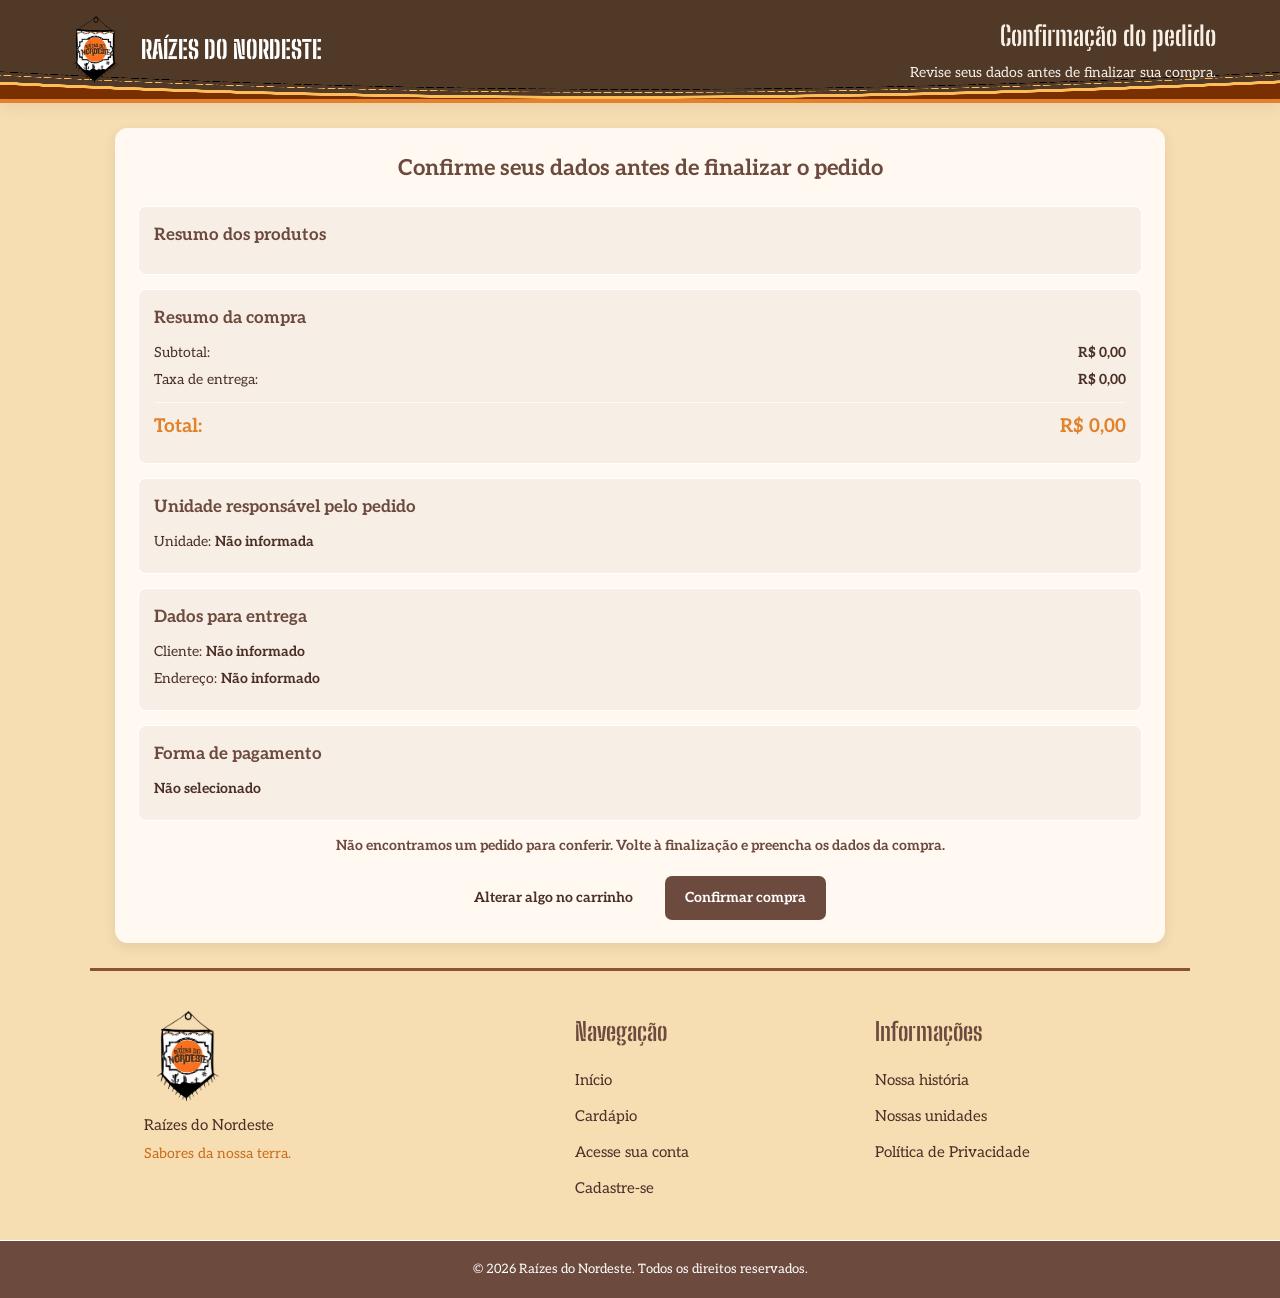
<file: confirma-pedido.html>
<!-- ==================================================
        TELA - CONFIRMAR PEDIDO
======================================================= -->

<!DOCTYPE html>
<html lang="pt-BR">

<head>
    <meta charset="UTF-8">
    <meta name="viewport" content="width=device-width, initial-scale=1.0">

    <title>Conferir Pedido | Raízes do Nordeste</title>

<!-- ===== FONTES DO PROJETO ===== -->
    <link rel="preconnect" href="https://fonts.googleapis.com">
    <link rel="preconnect" href="https://fonts.gstatic.com" crossorigin>

    <link
        href="https://fonts.googleapis.com/css2?family=Big+Shoulders+Stencil+Display:wght@400;500;600;700;800;900&display=swap"
        rel="stylesheet"
    >

    <link
        href="https://fonts.googleapis.com/css2?family=Aleo:wght@400;500;600;700&display=swap"
        rel="stylesheet"
    >

<!-- ===== ARQUIVO CSS (ESTILO PRINCIPAL DO SITE) ===== --> 
    <link rel="stylesheet" href="style.css">
    <link rel="stylesheet" href="confirma-pedido.css">

</head>

<body>

<!-- ===== CABEÇALHO E NAVEGAÇÃO PRINCIPAL --> 
    <header class="cabecalho cabecalho-confirmacao">

        <a href="index.html" class="marca">
            <img 
                src="img/logo.png" 
                alt="Logo Raízes do Nordeste" 
                class="logo"
            >
            <span class="nome-marca">RAÍZES DO NORDESTE</span>
        </a>

        <div class="titulo-cabecalho">
            <h1>
                Confirmação do pedido
            </h1>

            <p>
                Revise seus dados antes de finalizar sua compra.
            </p>
        </div>

    </header>

<!-- ===== CONTEÚDO PRINCIPAL ===== -->
    <main class="pagina-confirmacao">

        <h2>
            Confirme seus dados antes de finalizar o pedido
        </h2>

<!-- ===== RESUMO DOS PRODUTOS ===== -->
        <section class="resumo-produtos">

            <h3>
                Resumo dos produtos
            </h3>

            <div id="lista-resumo-produtos">
<!-- Os produtos serão inseridos pelo JavaScript. -->
            </div>

        </section>

<!-- ===== RESUMO DOS VALORES ===== -->
        <section class="resumo-valores">

            <h3>
                Resumo da compra
            </h3>

            <p>
                Subtotal:
                <strong id="subtotal-confirmacao">R$ 0,00</strong>
            </p>

            <p>
                Taxa de entrega:
                <strong id="taxa-confirmacao">R$ 0,00</strong>
            </p>

            <p id="linha-desconto" hidden>
                Desconto:
                <strong id="desconto-confirmacao">R$ 0,00</strong>
            </p>

            <p class="valor-total">
                Total:
                <strong id="total-confirmacao">R$ 0,00</strong>
            </p>

        </section>

<!-- ===== UNIDADE RESPONSÁVEL ===== -->
        <section class="resumo-unidade">

            <h3>
                Unidade responsável pelo pedido
            </h3>

            <p>
                Unidade:
                <strong id="unidade-confirmacao">Não informada</strong>
            </p>

        </section>

<!-- ===== DADOS PARA ENTREGA ===== -->
        <section class="resumo-entrega">

            <h3>
                Dados para entrega
            </h3>

            <p>
                Cliente:
                <strong id="nome-confirmacao">Não informado</strong>
            </p>

            <p>
                Endereço:
                <strong id="endereco-confirmacao">Não informado</strong>
            </p>

        </section>

<!-- ===== FORMA DE PAGAMENTO ===== -->
        <section class="resumo-pagamento">

            <h3>
                Forma de pagamento
            </h3>

            <p>
                <strong id="pagamento-confirmacao">Não selecionado</strong>
            </p>

        </section>

<!-- ===== MENSAGEM DE CONFIRMAÇÃO ===== -->
        <p id="mensagem-confirmacao" role="status" aria-live="polite"></p>

        <!-- ===== BOTÕES ===== -->
        <div class="botoes-confirmacao">
            <button
                type="button"
                id="botao-voltar-carrinho"
            >
                Alterar algo no carrinho
            </button>

            <button
                type="button"
                id="botao-confirmar-compra"
            >
                Confirmar compra
            </button>
        </div>

    </main>

<!-- ==== RODAPÉ - CAMPO INFERIOR DA TELA ===== -->
    <footer class="rodape">

        <div class="container rodape-conteudo">
            <div class="rodape-marca">
                <img
                    src="img/logo.png"
                    alt=""
                    class="rodape-logo"
                >

                <p>
                    Raízes do Nordeste
                </p>
    
                <span>Sabores da nossa terra.</span>
            </div>

            <div class="rodape-links">
                <h2>
                    Navegação
                </h2>

                <a href="index.html">Início</a>
                <a href="cardapio.html">Cardápio</a>
                <a href="cadastro.html">Acesse sua conta</a>
                <a href="cadastro.html">Cadastre-se</a>
            </div>

            <div class="rodape-links">
                <h2>
                    Informações
                </h2>

                <a href="index.html#sobre">Nossa história</a>
                <a href="unidades.html">Nossas unidades</a>
                <a href="privacidade.html">Política de Privacidade</a>
            </div>
        </div>

<!-- ==== RODAPÉ - FINAL ===== --> 
        <div class="rodape-final">
            <p>
                &copy; <span id="anoAtual">2026</span>
                Raízes do Nordeste. Todos os direitos reservados.
            </p>
        </div>

    </footer>

<!-- ===== JAVASCRIPT ===== -->
<script src="confirma-pedido.js"></script>

</body>
</html>
</file>
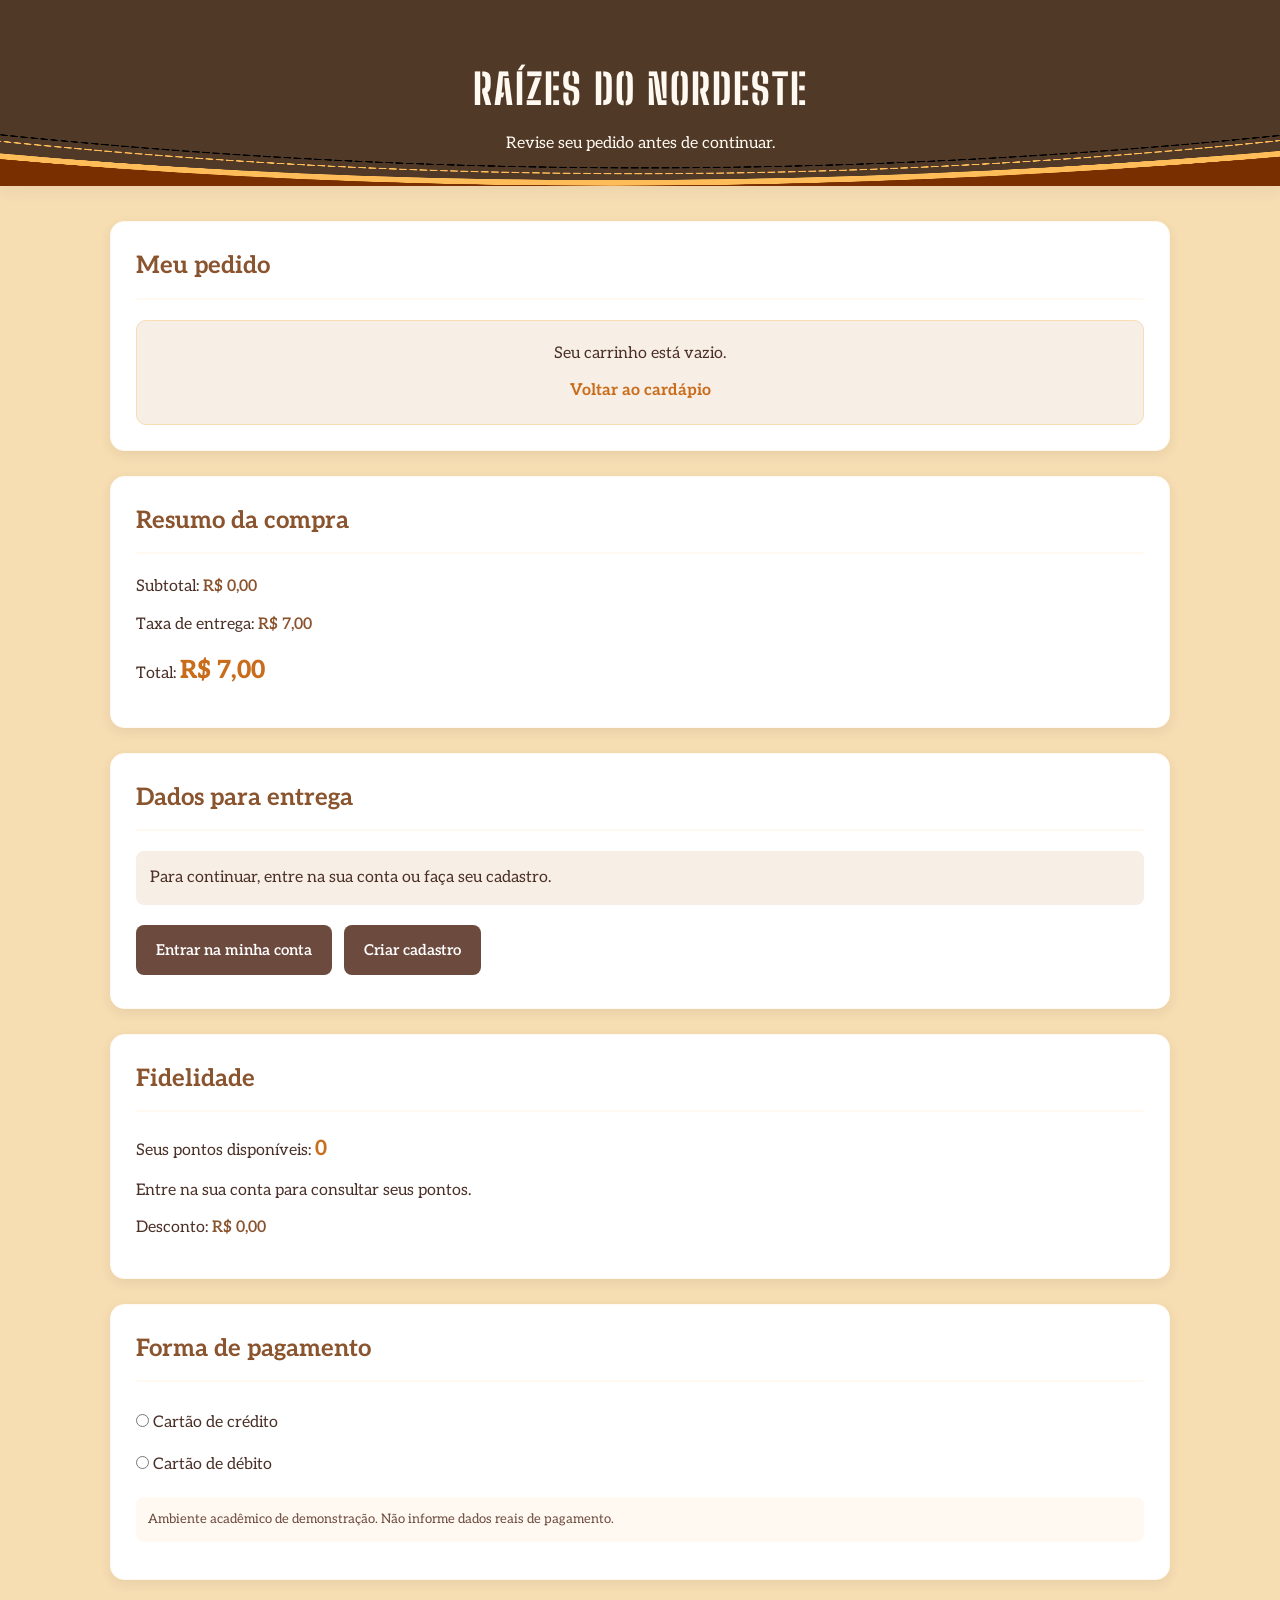
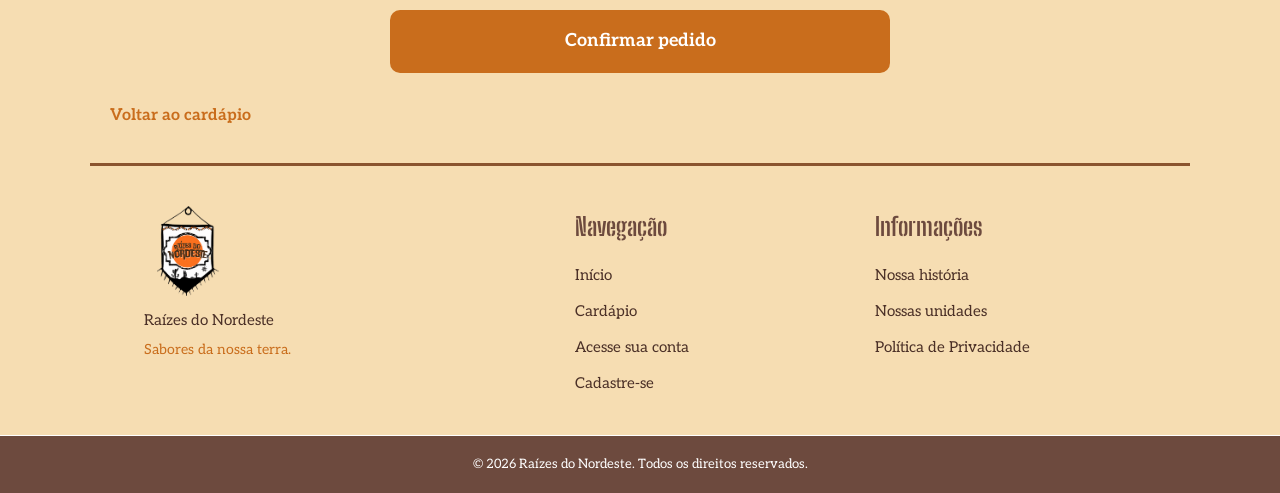
<file: finalizar-pedido.html>
<!-- ===============================
        TELA - FINALIZAR PEDIDO
==================================== -->

<!DOCTYPE html>
<html lang="pt-BR">

<head>
    <meta charset="UTF-8">
    <meta name="viewport" content="width=device-width, initial-scale=1.0">

    <title>Finalizar Pedido | Raízes do Nordeste</title>

<!-- ===== FONTES DO PROJETO ===== -->
    <link rel="preconnect" href="https://fonts.googleapis.com">
    <link rel="preconnect" href="https://fonts.gstatic.com" crossorigin>

    <link
        href="https://fonts.googleapis.com/css2?family=Big+Shoulders+Stencil+Display:wght@400;500;600;700;800;900&display=swap"
        rel="stylesheet"
    >

    <link
        href="https://fonts.googleapis.com/css2?family=Aleo:wght@400;500;600;700&display=swap"
        rel="stylesheet"
    >

<!-- ===== ARQUIVO CSS (ESTILO PRINCIPAL DO SITE) ===== --> 
    <link rel="stylesheet" href="style.css">
    <link rel="stylesheet" href="finalizar-pedido.css">
</head>

<body>
<!-- ===== CABEÇALHO E NAVEGAÇÃO PRINCIPAL --> 
    <header class="cabecalho cabecalho.perfil">

        <a href="index.html" class="marca"></a>

        <h1>
            Raízes do Nordeste
        </h1>

        <p>
            Revise seu pedido antes de continuar.
        </p>

    </header>

    <main>

        <section>

            <h2>
                Meu pedido
            </h2>

            <div id="mensagem-carrinho-vazio" hidden>
                <p>
                    Seu carrinho está vazio.
                </p>

                <a href="pedidos.html">Voltar ao cardápio</a>
            </div>

            <div id="lista-produtos">
<!-- Os produtos serão inseridos pelo JavaScript. -->
            </div>

        </section>

        <section>

            <h2>
                Resumo da compra
            </h2>

            <p>
                Subtotal:
                <strong id="subtotal">R$ 0,00</strong>
            </p>

            <p>
                Taxa de entrega:
                <strong id="taxa-entrega">R$ 7,00</strong>
            </p>

            <p>
                Total:
                <strong id="total-pedido">R$ 0,00</strong>
            </p>

        </section>

        <section id="secao-dados-entrega">

            <h2>
                Dados para entrega
            </h2>

            <p id="mensagem-login">
                Para continuar, entre na sua conta ou faça seu cadastro.
            </p>

            <button 
                type="button" 
                id="botao-login"
            >
                Entrar na minha conta
            </button>

            <button 
                type="button" 
                id="botao-cadastro"
            >
                Criar cadastro
            </button>

<!-- Dados do cliente -->
            <div id="dados-cliente" hidden>
                <p>
                    Nome: 
                <strong id="nome-cliente"></strong>
                </p>

                <p>
                    Endereço:
                <strong id="endereco-cliente"></strong>
                </p>

                <button 
                    type="button" 
                    id="botao-alterar-endereco"
                >
                    Alterar endereço
                </button>
            </div>

<!-- Formulário para alterar o endereço -->
            <form id="formulario-endereco" hidden>

                <h3>
                    Informe o endereço para este pedido
                </h3>

                <div class="campo-endereco">
                    <label for="entrega-cep">CEP:</label>
                    <input
                        type="text"
                        id="entrega-cep"
                        name="cep"
                        placeholder="00000-000"
                        maxlength="9"
                        required
                    >
                </div>

                <div class="campo-endereco">
                    <label for="entrega-estado">Estado (UF):</label>
                    <input
                        type="text"
                        id="entrega-estado"
                        name="estado"
                        maxlength="2"
                        placeholder="PR"
                        required
                    >
                </div>

                <div class="campo-endereco">
                    <label for="entrega-cidade">Cidade:</label>
                    <input
                        type="text"
                        id="entrega-cidade"
                        name="cidade"
                        required
                    >
                 </div>

                <div class="campo-endereco">
                    <label for="entrega-bairro">Bairro:</label>
                    <input
                        type="text"
                        id="entrega-bairro"
                        name="bairro"
                        required
                    >
                </div>

                <div class="campo-endereco">
                    <label for="entrega-rua">Rua:</label>
                    <input
                        type="text"
                        id="entrega-rua"
                        name="rua"
                        required
                    >
                </div>

                <div class="campo-endereco">
                    <label for="entrega-numero">Número:</label>
                    <input
                        type="text"
                        id="entrega-numero"
                        name="numero"
                        required
                    >
                </div>

                <div class="campo-endereco">
                    <label for="entrega-complemento">
                        Complemento (opcional):
                    </label>
                    <input
                        type="text"
                        id="entrega-complemento"
                        name="complemento"
                    >
                </div>

                <div class="campo-endereco">
                    <label for="entrega-referencia">
                        Ponto de referência (opcional):
                    </label>
                    <input
                        type="text"
                        id="entrega-referencia"
                        name="referencia"
                    >
                </div>

                <button 
                    type="submit" 
                    id="botao-salvar-endereco"
                >
                    Salvar endereço para este pedido
                </button>

                <button 
                    type="button" 
                    id="botao-cancelar-endereco"
                >
                    Cancelar
                </button>

                <p id="mensagem-endereco" role="status"></p>

            </form>

        </section>

        <section>

            <h2>
                Fidelidade
            </h2>

            <p>
                Seus pontos disponíveis:
                <strong id="pontos-disponiveis">0</strong>
            </p>

            <p id="mensagem-fidelidade">
                Entre na sua conta para consultar seus pontos.
            </p>

            <label id="opcao-usar-pontos" hidden>
                <input 
                    type="checkbox" 
                    id="usar-pontos"
                >
                Quero utilizar meus pontos nesta compra.
            </label>

            <p>
                Desconto:
                <strong id="desconto-fidelidade">R$ 0,00</strong>
            </p>

        </section>

        <section>

            <h2>
                Forma de pagamento
            </h2>

            <label>
                <input 
                    type="radio" 
                    name="pagamento" 
                    value="credito"
                >
                Cartão de crédito
            </label>

            <br>

            <label>
                <input 
                    type="radio" 
                    name="pagamento" 
                    value="debito"
                >
                Cartão de débito
            </label>

            <br>

            <p>
                <small>
                    Ambiente acadêmico de demonstração.
                    Não informe dados reais de pagamento.
                </small>
            </p>

            <div id="campos-cartao" hidden>
                <label for="nome-cartao">Nome fictício no cartão:</label>
                <input 
                    type="text" 
                    id="nome-cartao" 
                    autocomplete="off"
                >

                <br>

                <label for="numero-cartao">Número fictício do cartão:</label>
                <input
                    type="text"
                    id="numero-cartao"
                    inputmode="numeric"
                    autocomplete="off"
                    maxlength="19"
                >

                <br>

                <label for="validade-cartao">Validade fictícia:</label>
                <input
                    type="text"
                    id="validade-cartao"
                    placeholder="MM/AA"
                    autocomplete="off"
                    maxlength="5"
                >

                <br>

                <label for="codigo-cartao">Código de segurança fictício:</label>
                <input
                    type="password"
                    id="codigo-cartao"
                    inputmode="numeric"
                    autocomplete="off"
                    maxlength="4"
                >
            </div>

        </section>

        <button 
            type="button" 
            id="botao-confirmar-pedido"
        >
            Confirmar pedido
        </button>

        <p id="mensagem-status" role="status" aria-live="polite"></p>

        <a href="pedidos.html">Voltar ao cardápio</a>

    </main>

<!-- ==== RODAPÉ - CAMPO INFERIOR DA TELA ===== -->
    <footer class="rodape">

        <div class="container rodape-conteudo">
            <div class="rodape-marca">
                <img
                    src="img/logo.png"
                    alt=""
                    class="rodape-logo"
                >

                <p>
                    Raízes do Nordeste
                </p>
    
                <span>Sabores da nossa terra.</span>
            </div>

            <div class="rodape-links">
                <h2>
                    Navegação
                </h2>

                <a href="index.html">Início</a>
                <a href="cardapio.html">Cardápio</a>
                <a href="cadastro.html">Acesse sua conta</a>
                <a href="cadastro.html">Cadastre-se</a>
            </div>

            <div class="rodape-links">
                <h2>
                    Informações
                </h2>

                <a href="index.html#sobre">Nossa história</a>
                <a href="unidades.html">Nossas unidades</a>
                <a href="privacidade.html">Política de Privacidade</a>
            </div>
        </div>

<!-- ==== RODAPÉ - FINAL ===== --> 
        <div class="rodape-final">
            <p>
                &copy; <span id="anoAtual">2026</span>
                Raízes do Nordeste. Todos os direitos reservados.
            </p>
        </div>

    </footer>

<!-- ===== JAVASCRIPT ===== -->
<script src="finalizar-pedido.js"></script>

</body>
</html>
</file>
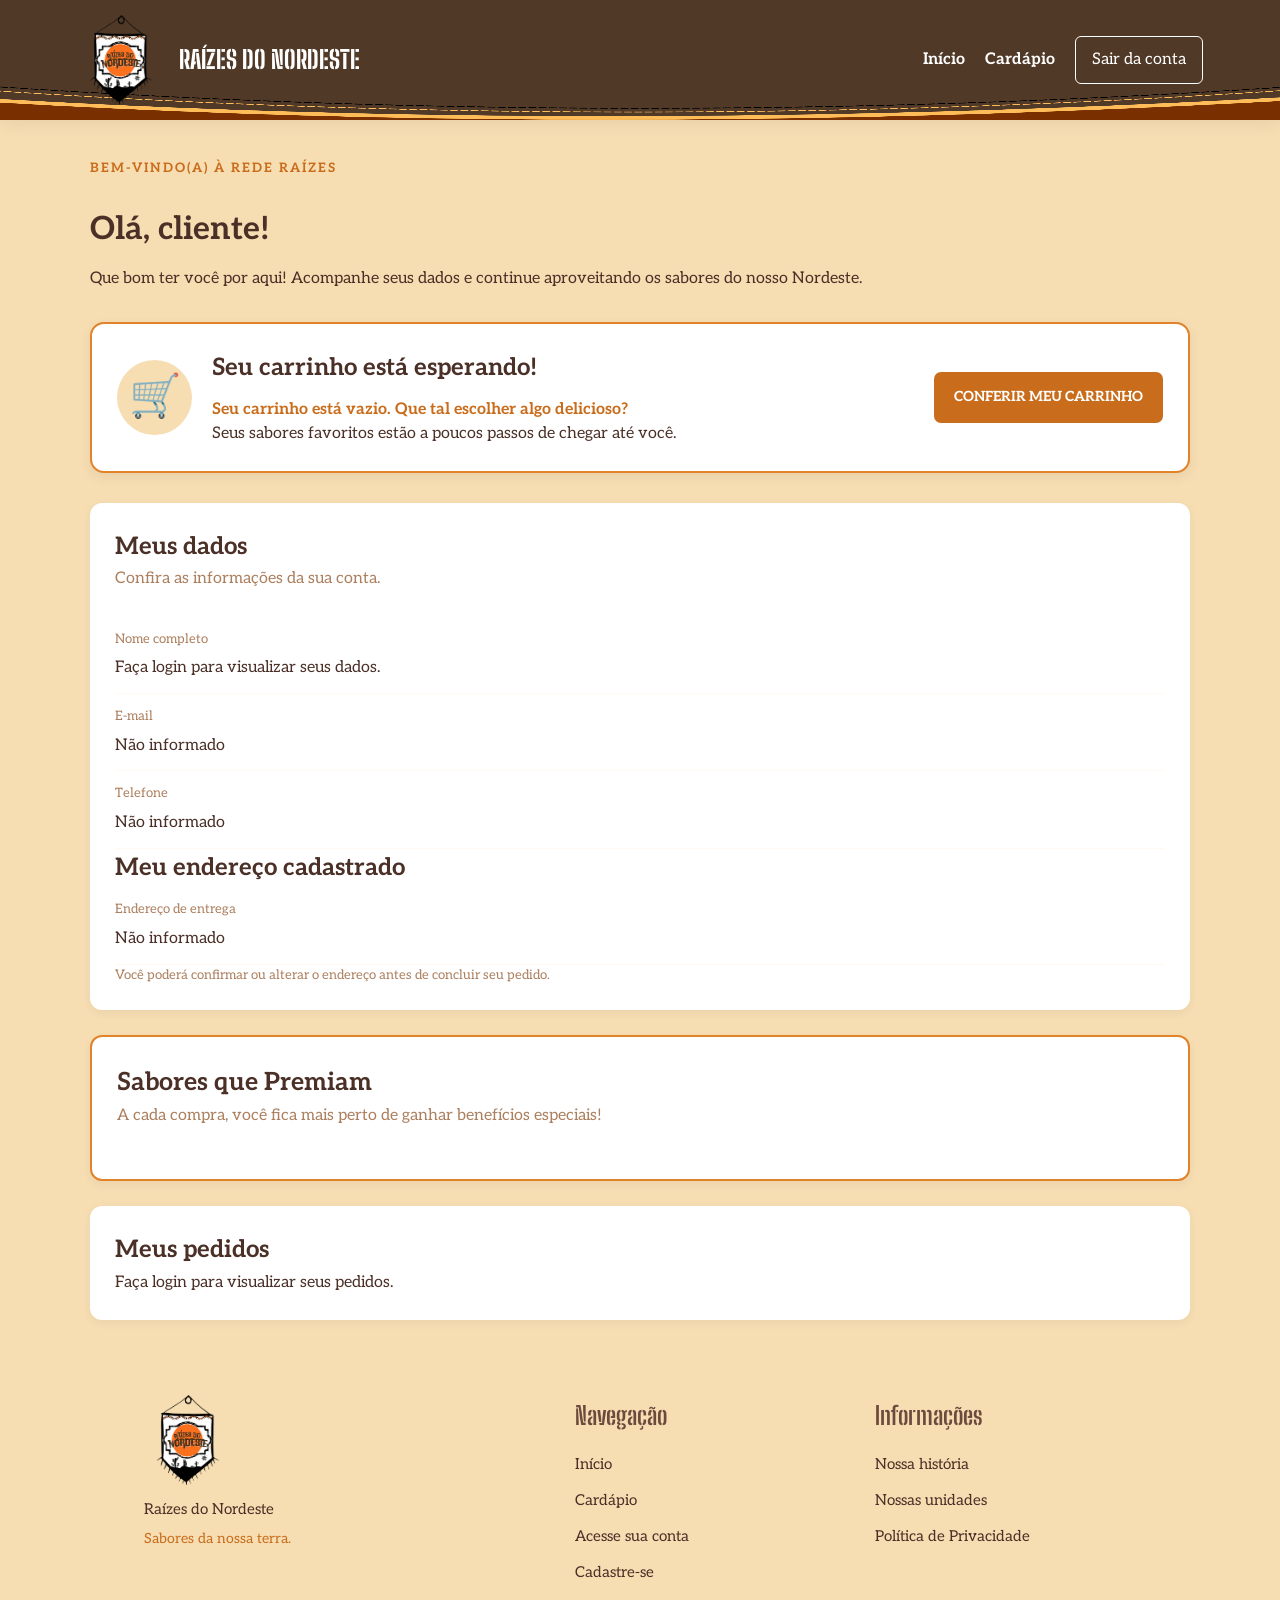
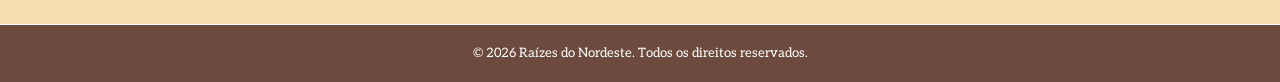
<file: perfil.html>
<!-- ============================
        TELA - PERFIL
================================= -->

<!DOCTYPE html>
<html lang="pt-BR">
<head>
    <meta charset="UTF-8">
    <meta name="viewport" content="width=device-width, initial-scale=1.0">

    <title>Meu Perfil | Raízes do Nordeste</title>

<!-- ===== FONTES DO PROJETO ===== -->
    <link rel="preconnect" href="https://fonts.googleapis.com">
    <link rel="preconnect" href="https://fonts.gstatic.com" crossorigin>

    <link
        href="https://fonts.googleapis.com/css2?family=Big+Shoulders+Stencil+Display:wght@400;500;600;700;800;900&display=swap"
        rel="stylesheet"
    >

    <link
        href="https://fonts.googleapis.com/css2?family=Aleo:wght@400;500;600;700&display=swap"
        rel="stylesheet"
    >

<!-- ===== ARQUIVO CSS (ESTILO PRINCIPAL DO SITE) ===== --> 
    <link rel="stylesheet" href="style.css">
    <link rel="stylesheet" href="perfil.css">
</head>

<body class="pagina-perfil">

    <header class="cabecalho cabecalho-perfil">

        <a href="index.html" class="marca">
            <img 
                src="img/logo.png" 
                alt="Raízes do Nordeste"
                class="logo"
            >
            
            <span class="nome-marca">RAÍZES DO NORDESTE</span>
        </a>

        <nav>

            <a href="index.html">Início</a>
            <a href="pedidos.html">Cardápio</a>

            <button 
                type="button" 
                id="botao-sair"
            >
                Sair da conta
            </button>

        </nav>

    </header>

    <main class="perfil-container">

        <section class="boas-vindas">

            <p class="texto-destaque">
                BEM-VINDO(A) À REDE RAÍZES
            </p>

            <h1>
                Olá, 
                <span id="nome-cliente">cliente</span>!
            </h1>

            <p>
                Que bom ter você por aqui!
                Acompanhe seus dados e continue aproveitando
                os sabores do nosso Nordeste.
            </p>
            
        </section>

        <section class="cartao-carrinho">

            <div class="icone-carrinho" aria-hidden="true">
                🛒
            </div>

            <div class="informacoes-carrinho">
                <h2>
                    Seu carrinho está esperando!
                </h2>

                <p id="quantidade-carrinho">
                    Você ainda não adicionou produtos.
                </p>

                <p>
                    Seus sabores favoritos estão a poucos passos
                    de chegar até você.
                </p>
            </div>

            <a href="finalizar-pedido.html" class="botao-carrinho">CONFERIR MEU CARRINHO</a>

        </section>

        <section class="dados-perfil">

            <h2>
                Meus dados
            </h2>

            <p class="texto-secao">
                Confira as informações da sua conta.
            </p>

            <div class="campo-perfil">
                <span>Nome completo</span>

                <p id="perfil-nome">
                    Não informado
                </p>
            </div>

            <div class="campo-perfil">
                <span>E-mail</span>

                <p id="perfil-email">
                    Não informado
                </p>
            </div>

            <div class="campo-perfil">
                <span>Telefone</span>

                <p id="perfil-telefone">
                    Não informado
                </p>
            </div>

            <h2 class="titulo-endereco-perfil">
                Meu endereço cadastrado
            </h2>

            <div class="campo-perfil">
                <span>Endereço de entrega</span>

                <p id="perfil-endereco">
                    Não informado
                </p>
            </div>

            <p class="aviso-endereco">
                Você poderá confirmar ou alterar o endereço
                antes de concluir seu pedido.
            </p>

        </section>

<!-- ===== PROGRAMA DE FIDELIDADE ====== -->
        <section class="area-fidelidade" id="area-fidelidade">

            <h2>
                Sabores que Premiam
            </h2>

            <p class="texto-secao">
                A cada compra, você fica mais perto de ganhar
                benefícios especiais!
            </p>

<!-- area para clientes que ainda não participam -->
            <div id="adesao-fidelidade">
                <p>
                    Participe do nosso programa de fidelidade
                    e acumule pontos para trocar por descontos
                    em seus próximos pedidos.
                </p>

                <p>
                    A cada R$ 1,00 gasto em pedidos entregues,
                    você recebe 1 ponto.
                </p>

                <label class="aceite-fidelidade">

                    <input
                        type="checkbox"
                        id="aceitar-fidelidade"
                    >

                    <span>Aceito participar do programa de fidelidadeSabores que Premiam e concordo com suas regras.</span>

                </label>

                <button
                    type="button"
                    id="botao-aderir-fidelidade"
                    disabled
                >
                    PARTICIPAR DO PROGRAMA
                </button>

                <p
                    id="mensagem-adesao-fidelidade"
                    role="status"
                    aria-live="polite"
                ></p>

                <a href="fidelidade.html">Conheça todas as regras do programa.</a>
            </div>

<!-- area para clientes que já participam do programa -->
            <div id="painel-fidelidade" hidden>
                <p class="status-fidelidade">
                    Você participa do programa Sabores que Premiam!
                </p>

                <div class="cartao-pontos">
                    <span>SEUS PONTOS DISPONÍVEIS</span>

                    <strong id="pontos-perfil">0</strong>

                    <p>
                        Continue comprando e acumulando pontos!
                    </p>
                </div>

                <div class="informacoes-fidelidade">
                    <h3>
                        Como utilizar seus pontos?
                    </h3>

                    <p>
                        100 pontos = R$ 5,00 de desconto.
                    </p>

                    <p>
                        200 pontos = R$ 10,00 de desconto.
                    </p>

                    <p>
                        300 pontos = R$ 15,00 de desconto.
                    </p>
                </div>

                <a href="fidelidade.html">Consulte as regras do programa.</a>
            </div>

        </section>

        <section class="area-pedidos">

            <p id="mensagem-pedidos">
                Seus pedidos realizados aparecerão aqui.
            </p>

        </section>

    </main>

<!-- ==== RODAPÉ - CAMPO INFERIOR DA TELA ===== -->
    <footer class="rodape">

        <div class="container rodape-conteudo">
            <div class="rodape-marca">
                <img
                    src="img/logo.png"
                    alt=""
                    class="rodape-logo"
                >

                <p>
                    Raízes do Nordeste
                </p>
    
                <span>Sabores da nossa terra.</span>
            </div>

            <div class="rodape-links">
                <h2>
                    Navegação
                </h2>

                <a href="index.html">Início</a>
                <a href="cardapio.html">Cardápio</a>
                <a href="cadastro.html">Acesse sua conta</a>
                <a href="cadastro.html">Cadastre-se</a>
            </div>

            <div class="rodape-links">
                <h2>
                    Informações
                </h2>

                <a href="index.html#sobre">Nossa história</a>
                <a href="unidades.html">Nossas unidades</a>
                <a href="privacidade.html">Política de Privacidade</a>
            </div>
        </div>

<!-- ==== RODAPÉ - FINAL ===== --> 
        <div class="rodape-final">
            <p>
                &copy; <span id="anoAtual">2026</span>
                Raízes do Nordeste. Todos os direitos reservados.
            </p>
        </div>

    </footer>

<!-- ===== JAVASCRIPT ===== --> 
<script src="menu.js"></script>
<script src="perfil.js"></script>

</body>
</html>
</file>
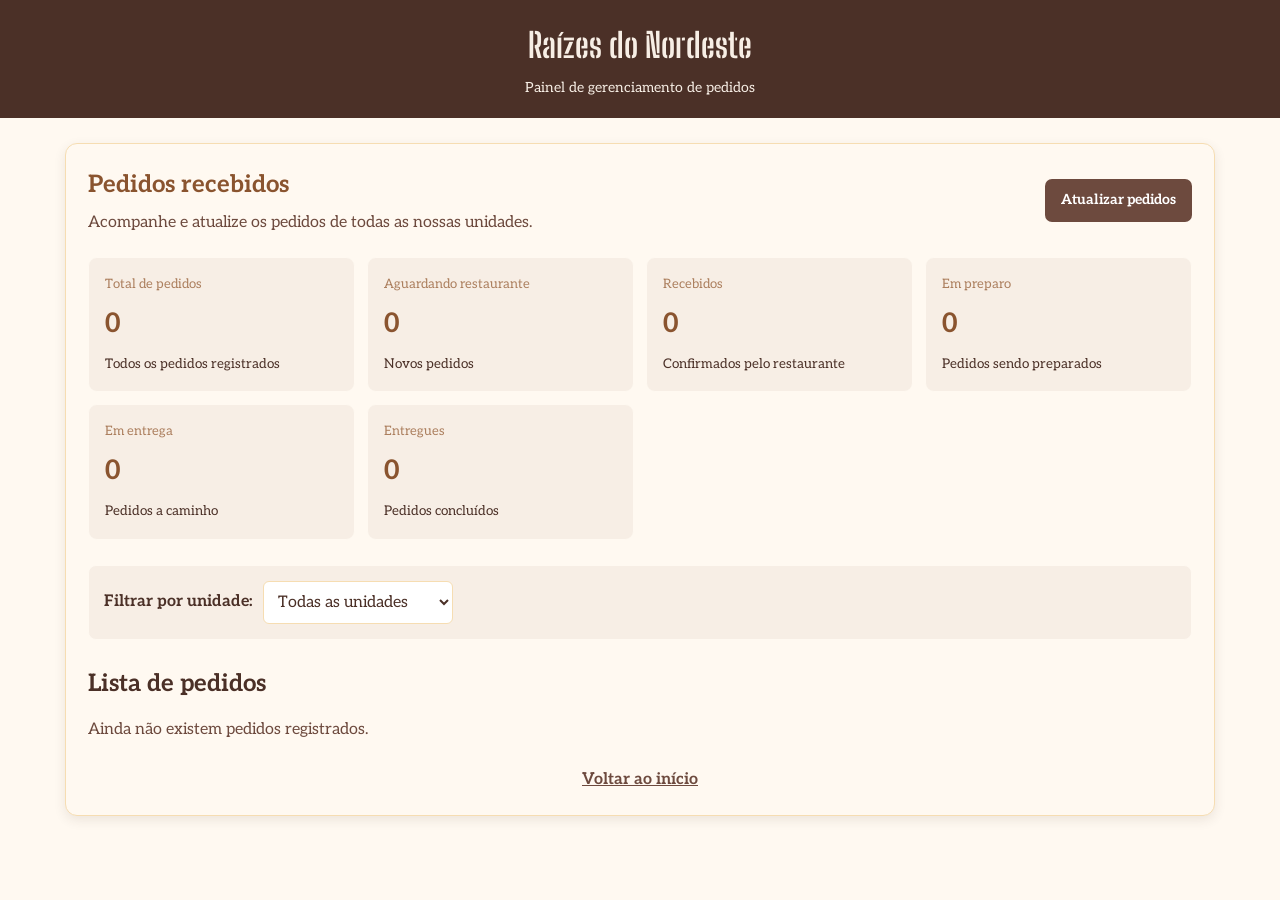
<file: restaurante.html>
<!-- ================================================== 
        TELA - RESTAURANTE
======================================================= --> 

<!DOCTYPE html>
<html lang="pt-BR">

<head>
    <meta charset="UTF-8">
    <meta name="viewport" content="width=device-width, initial-scale=1.0">

    <title>Painel do Restaurante | Raízes do Nordeste</title>

<!-- ===== FONTES DO PROJETO ===== --> 
    <link rel="preconnect" href="https://fonts.googleapis.com">
    <link rel="preconnect" href="https://fonts.gstatic.com" crossorigin>

    <link
        href="https://fonts.googleapis.com/css2?family=Big+Shoulders+Stencil+Display:wght@400;500;600;700;800;900&display=swap"
        rel="stylesheet"
    >

    <link
        href="https://fonts.googleapis.com/css2?family=Aleo:wght@400;500;600;700&display=swap"
        rel="stylesheet"
    >

<!-- ===== ARQUIVO CSS (ESTILO PRINCIPAL DO SITE) ===== --> 
    <link rel="stylesheet" href="style.css">
    <link rel="stylesheet" href="restaurante.css">

</head>

<body>

<!-- ===== CABEÇALHO E NAVEGAÇÃO PRINCIPAL --> 
    <header class="cabecalho-restaurante">

        <h1>
            Raízes do Nordeste
        </h1>

        <p>
            Painel de gerenciamento de pedidos
        </p>

    </header>

    <main class="pagina-restaurante">

        <section class="introducao-restaurante">

            <div>
                <h2>
                    Pedidos recebidos
                </h2>

                <p>
                    Acompanhe e atualize os pedidos de todas as nossas unidades.
                </p>
            </div>

            <button type="button" id="botao-atualizar">
                Atualizar pedidos
            </button>

        </section>

<!-- Resumo do pedido --> 
        <section class="resumo-pedidos">

<!-- total -->
            <article class="cartao-resumo">

                <span>Total de pedidos</span>

                <strong id="total-pedidos">0</strong>

                <small>Todos os pedidos registrados</small>

            </article>

<!-- aguardando restaurante -->
            <article class="cartao-resumo">

                <span>Aguardando restaurante</span>

                <strong id="pedidos-aguardando">0</strong>

                <small>Novos pedidos</small>

            </article>

<!-- recebidos -->
            <article class="cartao-resumo">

                <span>Recebidos</span>

                <strong id="pedidos-recebidos">0</strong>

                <small>Confirmados pelo restaurante</small>

            </article>

<!-- em preparo -->
            <article class="cartao-resumo">

                <span>Em preparo</span>

                <strong id="pedidos-preparo">0</strong>

                <small>Pedidos sendo preparados</small>

            </article>

<!-- em entrega -->
            <article class="cartao-resumo">

                <span>Em entrega</span>

                <strong id="pedidos-entrega">0</strong>

                <small>Pedidos a caminho</small>

            </article>

<!-- entregues -->
            <article class="cartao-resumo">

                <span>Entregues</span>

                <strong id="pedidos-entregues">0</strong>

                <small>Pedidos concluídos</small>

            </article>

        </section>


<!-- ===== FILTRO DE UNIDADES ===== -->
        <section class="filtros-pedidos">

            <label for="filtro-unidade">
                Filtrar por unidade:
            </label>

            <select id="filtro-unidade">

                <option value="todas">Todas as unidades</option>

                <option value="Centro">Centro</option>

                <option value="Batel">Batel</option>

                <option value="Água Verde">Água Verde</option>

                <option value="Santa Felicidade">Santa Felicidade</option>

            </select>

        </section>

<!-- ===== LISTA DE PEDIDOS =====-->
        <section class="lista-pedidos">

            <h2>
                Lista de pedidos
            </h2>

            <div
                id="mensagem-pedidos"
                role="status"
                aria-live="polite"
            >
                Carregando pedidos...
            </div>

            <div id="container-pedidos"></div>

        </section>

   <!-- ==== RODAPÉ - CAMPO INFERIOR DA TELA ===== --> 
        <footer class="rodape-restaurante">

            <a href="index.html">
                Voltar ao início
            </a>

        </footer>

    </main>

<!-- JAVASCRIPT -->
<script src="restaurante.js"></script>

</body>

</html>
</file>
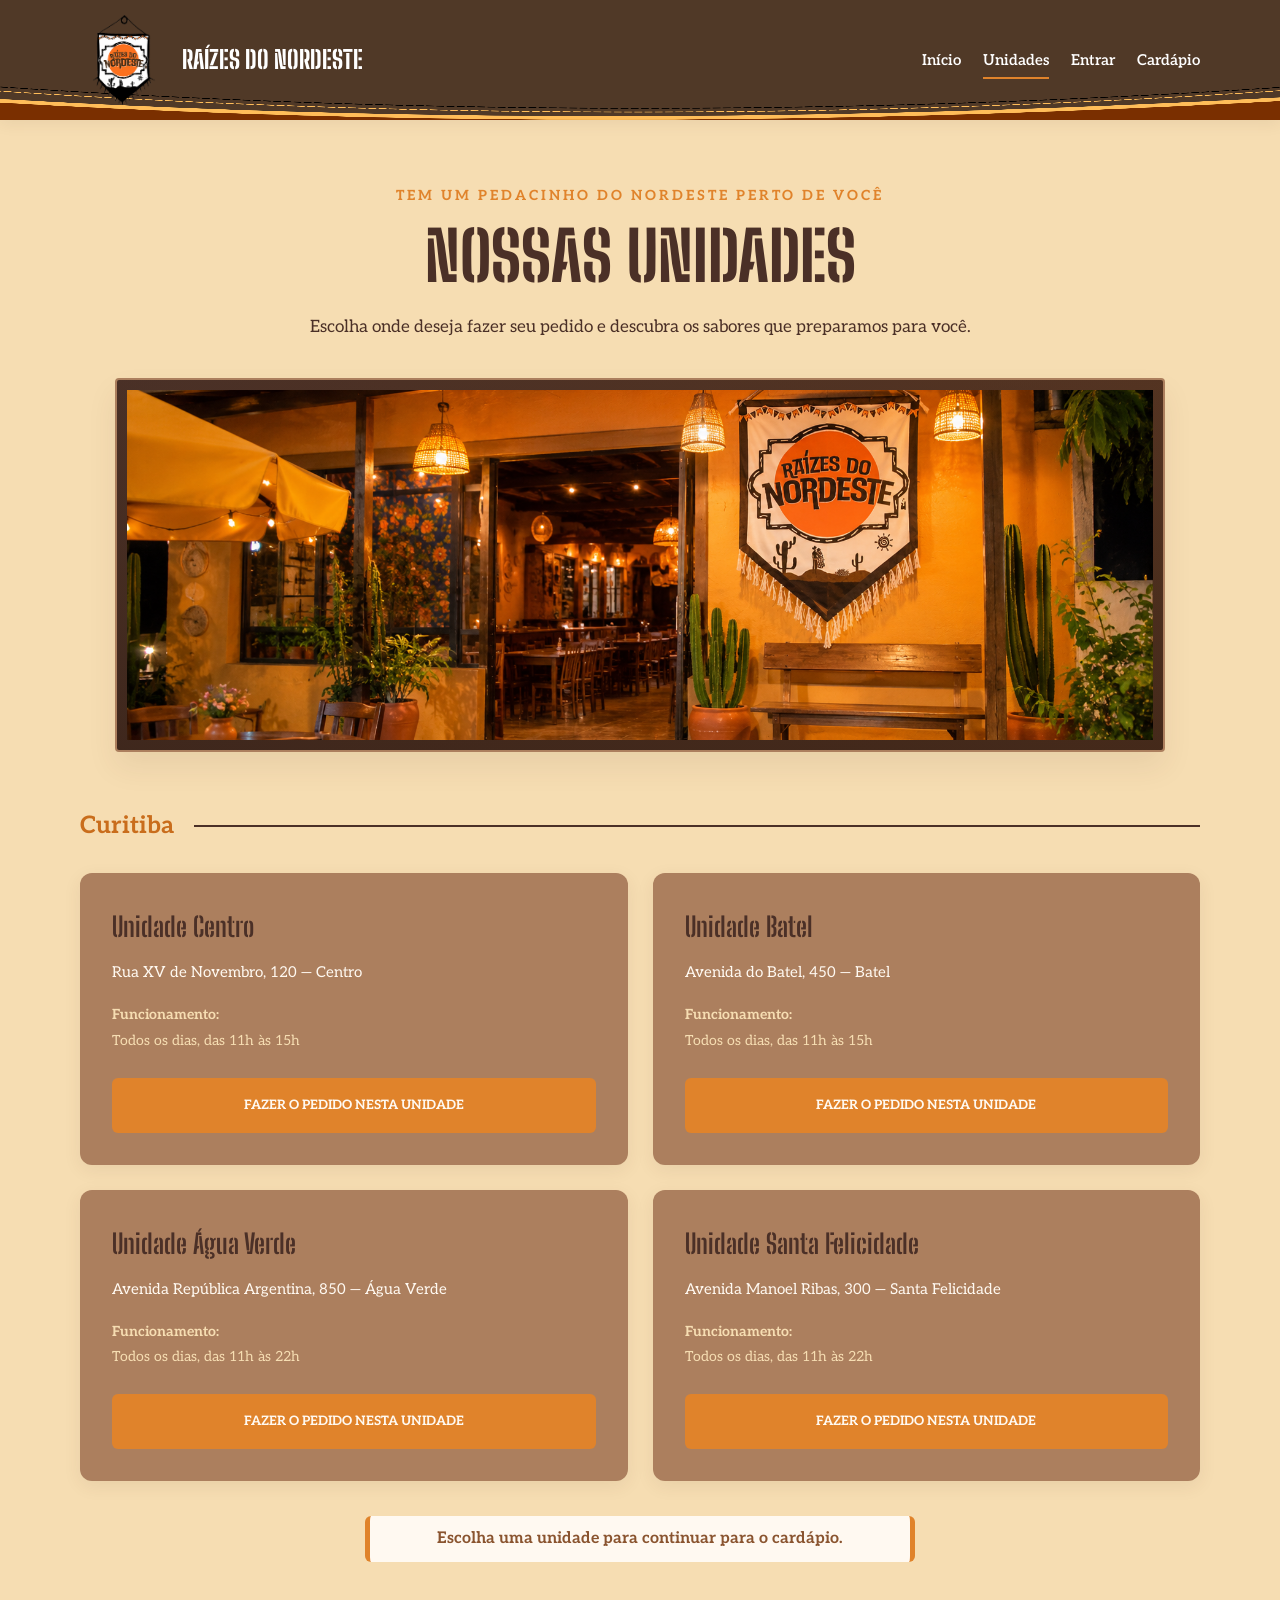
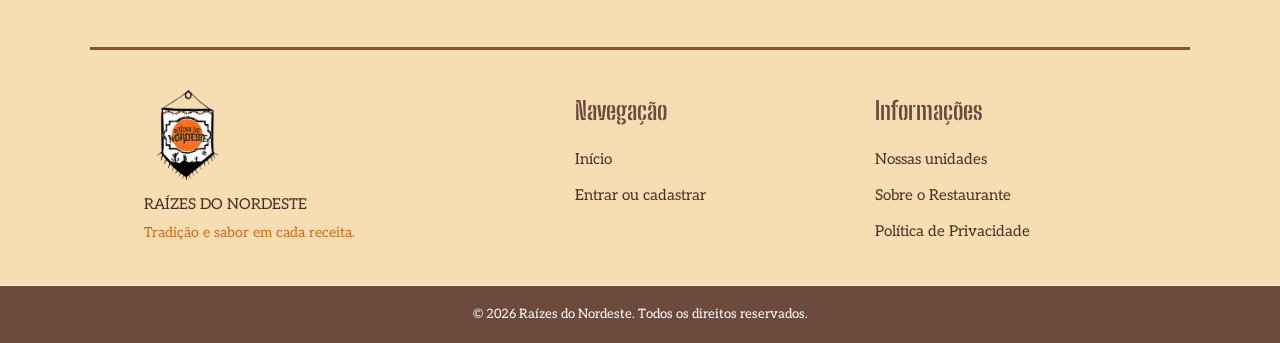
<file: unidades.html>
<!-- ============================
        TELA - UNIDADES
================================= -->

<!DOCTYPE html>
<html lang="pt-BR">

<head>
    <meta charset="UTF-8">
    <meta name="viewport" content="width=device-width, initial-scale=1.0">

    <title>Escolha sua unidade | Raízes do Nordeste</title>

<!-- ===== FONTES DO PROJETO ===== -->
    <link rel="preconnect" href="https://fonts.googleapis.com">
    <link rel="preconnect" href="https://fonts.gstatic.com" crossorigin>

    <link
        href="https://fonts.googleapis.com/css2?family=Big+Shoulders+Stencil+Display:wght@400;500;600;700;800;900&display=swap"
        rel="stylesheet"
    >

    <link
        href="https://fonts.googleapis.com/css2?family=Aleo:wght@400;500;600;700&display=swap"
        rel="stylesheet"
    >

<!-- ===== ARQUIVO CSS (ESTILO PRINCIPAL DO SITE) ===== --> 
    <link rel="stylesheet" href="style.css">
    <link rel="stylesheet" href="unidades.css">
</head>

<body>

<!-- ===== CABEÇALHO E NAVEGAÇÃO PRINCIPAL --> 
    <header class="cabecalho">

        <div class="container cabecalho-conteudo">
            <a href="index.html" class="marca">
                <img 
                    src="img/logo.png" 
                    alt="Logo Raízes do Nordeste" 
                    class="logo"
                >

                <span class="nome-marca">RAÍZES DO NORDESTE</span>
            </a>

<!-- botão menu -->
            <button
                class="botao-menu"
                id="botaoMenu"
                type="button"
                aria-label="Abrir menu de navegação"
                aria-expanded="false"
                aria-controls="menuNavegacao"
            >
                <span></span>
                <span></span>
                <span></span>
            </button>

            <nav class="menu-navegacao" id="menuNavegacao" aria-label="Menu principal">

                <a href="index.html" class="link-navegacao">Início</a>
                <a href="unidades.html" class="link-navegacao ativo" aria-current="page">Unidades</a>
                <a href="cadastro.html" class="link-navegacao">Entrar</a>
                <a href="cardapio.html" class="link-navegacao">Cardápio</a>

            </nav>
        </div>

    </header>

<!-- ===== CONTEUDO PRINCIPAL ===== -->
    <main>

        <section class="secao-unidades">

            <div class="container">
<!-- Titulo da pagina -->
                <div class="unidades-introducao">
                    <span class="unidades-etiqueta">TEM UM PEDACINHO DO NORDESTE PERTO DE VOCÊ</span>

                    <h1>
                        Nossas unidades
                    </h1>

                    <p>
                        Escolha onde deseja fazer seu pedido
                        e descubra os sabores que preparamos para você.
                    </p>
                </div>

<!-- foto principal -->
                <div class="unidades-banner">
                    <img
                        src="img/entrada-restaurante.png"
                        alt="Entrada Raízes do Nordeste"
                        class="unidades-banner-logo"
                    >
                </div>

<!-- titulo da região (Curitiba) -->
                <div class="unidades-regiao">
                    <h2>
                        Curitiba
                    </h2>

                    <span></span>
                </div>

<!-- unidades -->
                <div class="lista-unidades">
                    <article class="cartao-unidade">

                        <h2>
                            Unidade Centro
                        </h2>

                        <p class="unidade-endereco">
                            Rua XV de Novembro, 120 — Centro
                        </p>

                        <p class="unidade-horario">
                            <strong>Funcionamento:</strong><br>
                            Todos os dias, das 11h às 15h
                        </p>

                        <button class="botao-unidade" type="button" data-unidade="Centro">
                            FAZER O PEDIDO NESTA UNIDADE
                        </button>

                    </article>

                    <article class="cartao-unidade">

                        <h2>
                            Unidade Batel
                        </h2>

                        <p class="unidade-endereco">
                            Avenida do Batel, 450 — Batel
                        </p>

                        <p class="unidade-horario">
                            <strong>Funcionamento:</strong><br>
                            Todos os dias, das 11h às 15h
                        </p>

                        <button class="botao-unidade" type="button" data-unidade="Batel">
                            FAZER O PEDIDO NESTA UNIDADE
                        </button>

                    </article>

                    <article class="cartao-unidade">

                        <h2>
                            Unidade Água Verde
                        </h2>

                        <p class="unidade-endereco">
                            Avenida República Argentina, 850 — Água Verde
                        </p>

                        <p class="unidade-horario">
                            <strong>Funcionamento:</strong><br>
                            Todos os dias, das 11h às 22h
                        </p>

                        <button class="botao-unidade" type="button" data-unidade="Água Verde">
                            FAZER O PEDIDO NESTA UNIDADE
                        </button>

                    </article>

                    <article class="cartao-unidade">

                        <h2>
                            Unidade Santa Felicidade
                        </h2>

                        <p class="unidade-endereco">
                            Avenida Manoel Ribas, 300 — Santa Felicidade
                        </p>

                        <p class="unidade-horario">
                            <strong>Funcionamento:</strong><br>
                            Todos os dias, das 11h às 22h
                        </p>

                        <button class="botao-unidade" type="button" data-unidade="Santa Felicidade">
                            FAZER O PEDIDO NESTA UNIDADE
                        </button>

                    </article>
                </div>

                <p class="unidades-aviso">
                    Escolha uma unidade para continuar para o cardápio.
                </p>
            </div>

        </section>

    </main>

<!-- ==== RODAPÉ - CAMPO INFERIOR DA TELA ===== --> 
    <footer class="rodape">

        <div class="container rodape-conteudo">
            <div class="rodape-marca">
                <img
                    src="img/logo.png"
                    alt="Logo Raízes do Nordeste"
                    class="rodape-logo"
                >

                <p>
                    RAÍZES DO NORDESTE
                </p>

                <span>Tradição e sabor em cada receita.</span>
            </div>

            <div class="rodape-links">
                <h2>
                    Navegação
                </h2>

                <a href="index.html">Início</a>
                <a href="cadastro.html">Entrar ou cadastrar</a>
            </div>

            <div class="rodape-links">
                <h2>
                    Informações
                </h2>

                <a href="unidades.html">Nossas unidades</a>
                <a href="index.html#sobre">Sobre o Restaurante</a>
                <a href="privacidade.html">Política de Privacidade</a>
            </div>
        </div>

<!-- ==== RODAPÉ - FINAL ===== --> 
        <div class="rodape-final">
            <p>
                &copy; <span id="anoAtual">2026</span>
                Raízes do Nordeste. Todos os direitos reservados.
            </p>
        </div>

    </footer>

<!-- ===== JAVASCRIPT ===== --> 
<script src="menu.js"></script>
<script src="unidades.js"></script>

</body>
</html>
</file>
<file: style.css>
/*============================================ 
        TELA - APRESENTAÇÃO DO RESTAURANTE
==============================================*/

/* --------------------------------- */
/* ===== CONFIGURAÇÕES GERAIS ===== */
:root {
    --cor-fundo: #F7EEE5;
    --cor-texto: #4B3027;

    --cor-marrom: #6D4A3E;
    --cor-marrom-claro: #AC7F5E;
    --cor-marrom-escuro: #8A542F;

    --cor-laranja: #E0832B;
    --cor-laranja-escuro: #C96D1C;

    --cor-branco: #FFFFFF;
    --cor-creme: #FFF9F1;
    --cor-creme-escuro: #f6ddb2;

    --cor-amarelo: #f9b233;
    --cor-amarelo-luninoso: #FFE94A;

    --cor-vermelho: #8f2f20;
    --cor-terracota: #a94426;

    --fonte-titulo: 'Big Shoulders Stencil Display', sans-serif;
    --fonte-texto: 'Aleo', serif;

    --sombra-suave: 0 8px 25px rgba(75, 48, 39, 0.12);
    --transicao: 0.3s ease;
}

* {
    margin: 0;
    padding: 0;
    box-sizing: border-box;
}

html {
    scroll-behavior: smooth;
    scroll-padding-top: 100px;
}

body {
    min-height: 100vh;
    font-family: var(--fonte-texto);
    background-color: var(--cor-fundo);
    color: var(--cor-texto);
    line-height: 1.6;
}

img {
    display: block;
    max-width: 100%;
}

a {
    color: inherit;
}

button,
input,
textarea,
select {
    font: inherit;
}

section {
    scroll-margin-top: 90px;
}

.container {
    width: min(1120px, calc(100% - 40px));
    margin-inline: auto;
}

/*------------------------ */
/* ====== CABEÇALHO ===== */
.cabecalho {
    position: relative;
    z-index: 1000;

    background-color: var(--cor-marrom-escuro);
    background-image: url("img/cabecalho.png");
    background-size: 100% 100%;
    background-position: center center;
    background-repeat: no-repeat;

    border-bottom: none ;
    box-shadow: 0 3px 15px rgba(75, 48, 39, 0.08);
}

.cabecalho-conteudo {
    min-height: 120px;
    display: flex;
    justify-content: space-between;
    align-items: center;
    gap: 25px;
}

.marca {
    display: inline-flex;
    align-items: center;
    gap: 12px;
    text-decoration: none;
    flex-shrink: 0;
}

.logo {
    width: 90px;
    height: 90px;
    object-fit: contain;
}

.nome-marca {
    font-family: var(--fonte-titulo);
    font-size: 25px;
    font-weight: 800;
    color: var(--cor-branco);

    line-height: 1.1;
}

.menu-navegacao {
    display: flex;
    align-items: center;
    justify-content: flex-end;
    gap: 22px;
}

.link-navegacao {
    position: relative;
    text-decoration: none;

    color: var(--cor-branco);
    font-size: 15px;
    font-weight: 600;

    transition: color var(--transicao);
}

/* modelo estetico (cores principalmente) dos links de navegação */
.link-cardapio,
.link-sobre,
.link-unidades {
    position: relative;
    text-decoration: none;

    color: var(--cor-branco);
    font-size: 15px;
    font-weight: 600;

    transition: color var(--transicao);
}

/* mantém os links brancos quando estiver na pagina que selecionou */
.link-cardapio:visited,
.link-sobre:visited,
.link-unidades:visited {
    color: var(--cor-branco);
}

/* efeito ao passar o mouse na palavras do menu principal */
.link-cardapio:hover,
.link-sobre:hover,
.link-unidades:hover
.link-navegacao:hover {
    color: var(--cor-creme);
}

.link-navegacao.ativo::after {
    content: "";
    position: absolute;
    left: 0;
    bottom: -7px;
    width: 100%;
    height: 2px;

    background-color: var(--cor-laranja);
}

.link-cadastro {
    display: inline-flex;
    justify-content: center;
    align-items: center;
    padding: 10px 16px;    
    border-radius: 8px;

    background-color: var(--cor-laranja);

    color: var(--cor-branco);
    text-decoration: none;
    font-weight: 700;

    transition:
        background-color var(--transicao),
        transform var(--transicao);
}

.link-cadastro:hover {
    background-color: var(--cor-laranja-escuro);
    transform: translateY(-2px);
}

/* acessibilidade do botão MENU para as telas menores */
.botao-menu {
    display: none;
    width: 44px;
    height: 44px;
    border: none;
    border-radius: 8px;

    background-color: var(--cor-marrom-escuro);

    cursor: pointer;
    align-items: center;
    justify-content: center;
    flex-direction: column;
    gap: 5px;
}

.botao-menu span {
    display: block;
    width: 22px;
    height: 2px;

    background-color: var(--cor-branco);
    border-radius: 2px;
}

/* ----------------------------------- */
/* ===== APRESENTAÇÃO PRINCIPAL ===== */
.apresentacao {
    position: relative;
    overflow: hidden;
    padding: 85px 0 100px;

    border-bottom: 6px solid var(--cor-marrom);
    background:
        linear-gradient(
            rgba(75, 48, 39, 0.48),
            rgba(75, 48, 39, 0.48)
        ),
        url("img/apresentacao.png") center / cover no-repeat,
        var(--cor-fundo);
}

.apresentacao-conteudo {
    display: grid;
    grid-template-columns: 0.8fr 1.2fr 0.9fr;
    align-items: center;
    gap: 25px;

    position: relative;
    z-index: 1;

    width: 100%;
    max-width: 1100px;
    margin-inline: auto;

    padding: 55px 45px;
    border-radius: 24px;

    background: linear-gradient(
    135deg,
    rgba(255, 249, 241, 0.88),
    rgba(247, 238, 229, 0.78),
    rgba(172, 127, 94, 0.50)
    );
    border: 1px solid rgba(255, 249, 241, 0.55);
    box-shadow: 0 8px 30px rgba(75, 48, 39, 0.12);

    backdrop-filter: blur(5px);
    -webkit-backdrop-filter: blur(5px);
}

.apresentacao-texto {
    max-width: 570px;
}

.texto-destaque {
    display: inline-block;
    margin-bottom: 15px;

    color: var(--cor-marrom-escuro);
    font-size: 14px;
    font-weight: 700;
    letter-spacing: 1px;
}

.apresentacao h1 {
    margin-bottom: 22px;

    font-family: var(--fonte-titulo);
    font-size: clamp(44px, 5vw, 68px);
    font-weight: 800;
    line-height: 1.05;
    color: var(--cor-marrom);
}

.apresentacao h1 span {
    display: block;
    color: var(--cor-laranja-escuro);
}

.apresentacao-texto > p {
    max-width: 490px;
    margin-bottom: 30px;
    font-size: 17px;
    line-height: 1.8;
}

.botao-principal,
.botao-secundario {
    display: inline-flex;
    justify-content: center;
    align-items: center;
    padding: 14px 24px;
    border-radius: 8px;

    text-align: center;
    text-decoration: none;
    font-weight: 700;
    
    transition:
        background-color var(--transicao),
        color var(--transicao),
        transform var(--transicao);
}

.botao-principal {
    background-color: var(--cor-laranja);
    color: var(--cor-branco);
    box-shadow: 0 5px 15px rgba(201, 109, 28, 0.18);
}

.botao-principal:hover {
    background-color: var(--cor-laranja-escuro);
    transform: translateY(-2px);
}

.apresentacao-imagem {
    display: flex;
    align-items: center;
    justify-content: center;
    min-height: 360px;
}

.imagem-reserva {
    position: relative;

    display: flex;
    flex-direction: column;
    align-items: center;
    justify-content: center;

    width: 100%;
    max-width: 340px;
    aspect-ratio: 1 / 1;
    box-sizing: border-box;
    padding: 25px;

    border: 2px solid var(--cor-marrom);
    border-radius: 50%;
    background:
        radial-gradient(
            circle,
            rgba(222, 196, 168, 0.96),
            rgba(210, 177, 144, 0.92)
        );

    text-align: center;
}

.imagem-reserva-icone {
    position: relative;
    z-index: 1;

    transform: translateY(-25px);

    margin-bottom: 5px;
    font-size: 55px;
    color: var(--cor-laranja-escuro);
}

.imagem-reserva p {
    position: relative;
    z-index: 1;

    margin: 0;
    transform: translateY(-40px);

    font-family: var(--fonte-titulo);
    font-size: 28px;
    font-weight: 700;
    line-height: 1.5;
    color: var(--cor-marrom);
}

.imagem-reserva p span {
    display: block;
    color: var(--cor-laranja-escuro);
}

.detalhe-decorativo {
    position: absolute;
    right: 5%;
    bottom: 20px;

    color: var(--cor-marrom);
    font-size: 13px;
    font-style: italic;
}

.circulo-interno {
    position: absolute;
    inset: 12px;
    border: 2px dotted var(--cor-marrom);
    border-radius: 50%;
    pointer-events: none;
}


/*-------------------------------- */
/* ===== TÍTULOS DAS SEÇÕES ===== */
.titulo-secao {
    max-width: 700px;
    margin: 0 auto 45px;
    text-align: center;
}

.titulo-secao .texto-destaque {
    margin-bottom: 8px;
}

.titulo-secao h2,
.sobre-texto h2 {
    font-family: var(--fonte-titulo);
    font-size: clamp(34px, 4vw, 48px);
    font-weight: 800;
    line-height: 1.15;
    color: var(--cor-fundo);
}

.titulo-secao > p {
    margin-top: 15px;

    font-size: 20px;
    color: var(--cor-texto);
    line-height: 1.7;
    font-weight: 600;
}

/*-------------------------------*/
/* ===== PRATOS EM DESTAQUE ===== */
.secao-destaques {
    padding: 85px 0;
    background-color: var(--cor-marrom-claro);
    border-bottom: 6px solid var(--cor-marrom-escuro);
}

.lista-pratos {
    display: grid;
    grid-template-columns: repeat(3, minmax(0, 1fr));
    gap: 30px;
    width: 100%;
    max-width: 1200px;
    margin-inline: auto;
}

.cartao-prato {
    display: flex;
    flex-direction: column;

    overflow: hidden;
    background-color: var(--cor-fundo);
    border: 1px solid rgba(109, 74, 62, 0.18);
    border-radius: 14px;
    box-shadow: var(--sombra-suave);

    transition:
        transform 0.3s ease,
        box-shadow 0.3s ease;
    
    position: relative;
    z-index: 1;
}

.cartao-prato:hover {
    transform: translateY(-10px) scale(1.10);
    box-shadow: 0 16px 32px rgba(75, 48, 39, 0.22);
    z-index: 2;
}

/* imagem dos pratos */
.prato-imagem {
    height: 250px;
    overflow: hidden;
}

.prato-imagem img {
    display: block;
    width: 100%;
    height: 100%;
    object-fit: cover;
}

.prato-informacoes {
    padding: 23px;
    flex: 1;
}

.prato-informacoes h3 {
    margin-bottom: 10px;

    font-family: var(--fonte-titulo);
    font-size: 27px;
    font-weight: 700;
    color: var(--cor-laranja-escuro);
}

.prato-informacoes p {
    font-size: 15px;
    line-height: 1.7;
}

.destaques-acao {
    margin-top: 40px;
    text-align: center;
}

.botao-secundario {
    display: inline-block;
    padding: 14px 26px;

    border: 2px solid var(--cor-laranja-escuro);
    border-radius: 8px;

    background-color: var(--cor-laranja-escuro);

    color: var(--cor-branco);
    text-decoration: none;
    font-weight: 700;

    transition: 
        background-color var(--transicao),
        transform var(--transicao),
        box-shadow var(--transicao)
}

.botao-secundario:hover {
    background-color: var(--cor-laranja-escuro);
    border-color: var(--cor-laranja-escuro);
    transform: translateY(-2px);
    box-shadow: 0 6px 15px rgba(75, 48, 39, 0.18);
}

/* --------------------------------- */
/* ==== PROGRAMA DE FIDELIDADE ===== */
.programa-fidelidade {
    padding: 90px 0;

    background-color: var(--cor-creme-escuro);
    border-top: 4px solid var(--cor-marrom);
    border-bottom: 4px solid var(--cor-marrom);
}

.fidelidade-conteudo {
    display: grid;
    grid-template-columns: 1fr 1fr;
    align-items: center;
    gap: 55px;
}

/* Imagem de destaque */
.fidelidade-galera {
    position: relative;
    width: 100%;
    min-height: 470px;
}

/* Estilo do quadro das imagens */
.fidelidade-foto {
    position: absolute;
    overflow: hidden;
    background-color: var(--cor-creme);
    border: 5px solid var(--cor-laranja-escuro);
    box-shadow: 6px 7px 0 var(--cor-amarelo);
}

.fidelidade-foto img {
    display: block;
    width: 100%;
    height: 100%;
    object-fit: cover;
    transition: transform 0.4 ease;
}

/* primeira imagem (clientes) */
.fidelidade-foto-clientes {
    top: 15px;
    left: 0;
    width: 78%;
    height: 350px;
    z-index: 1;
    transform: rotate(-2deg)
}

.fidelidade-foto-pratos img {
    object-position: center;
}

/* segunda imagem (pratos) */
.fidelidade-foto-pratos {
    top: 75px;
    right: 0;
    width: 65%;
    height: 370px;
    z-index: 2;
    transform: rotate(2deg)
}

.fidelidade-foto-clientes img {
    object-position: center;
}

/* movimento ao passar o mouse */
.fidelidade-foto:hover img {
    transform: scale(1.06);
}

/* Textos */
.fidelidade-destaque {
    display: block;
    margin-bottom: 18px;

    font-size: 13px;
    font-weight: 700;
    letter-spacing: 2px;
    color: var(--cor-marrom-escuro);
}

.fidelidade-texto h2 {
    margin-bottom: 16px;

    font-family: var(--fonte-titulo);
    font-size: clamp(36px, 3.2vw, 54px);
    line-height: 1.15;
    color: var(--cor-laranja-escuro);
}

.fidelidade-texto h2 span {
    display: block;
    color: var(--cor-amarelo);
}

.fidelidade-texto > p {
    margin-bottom: 28px;

    font-size: 17px;
    line-height: 1.8;
    color: var(--cor-texto);
}

/* Benefícios */
.fidelidade-beneficios {
    margin-top: 20px;
    margin-bottom: 32px;
}

.beneficio {
    display: flex;
    align-items: center;
    gap: 12px;
    padding: 16px 8px;
    border-bottom: 2px solid var(--cor-marrom-escuro);
}

.beneficio:last-child {
    border-bottom: none;
}

.beneficio span {
    flex-shrink: 0;
    font-size: 24px;
    color: var(--cor-vermelho);
}

.beneficio p {
    font-size: 16px;
    font-weight: 700;
    line-height: 1.5;
    color: var(--cor-marrom);
}

/* Botões */
.fidelidade-botoes {
    display: flex;
    flex-wrap: wrap;
    gap: 14px;
}

.botao-fidelidade,
.botao-unidade {
    display: inline-flex;
    align-items: center;
    justify-content: center;
    min-height: 55px;
    padding: 15px 22px;
    border: 2px solid var(--cor-marrom);
    border-radius: 7px;

    font-weight: 700;
    text-align: center;
    text-decoration: none;

    transition:
        transform 0.3s ease,
        background-color 0.3s ease,
        box-shadow 0.3s ease;
}

.botao-fidelidade {
    background-color: var(--cor-amarelo);
    color: var(--cor-branco);
    border-color: var(--cor-laranja);
}

.botao-fidelidade:hover {
    background-color: var(--cor-laranja-escuro);
    border-color: var(--cor-laranja-escuro);
    transform: translateY(-3px);
    box-shadow: 0 7px 16px rgba(75, 48, 39, 0.18);
}

.botao-unidade {
    background-color: transparent;
    color: var(--cor-marrom);
}

.botao-unidade:hover {
    background-color: var(--cor-marrom);
    color: var(--cor-branco);
    transform: translateY(-3px);
}

/* Ajuste de acessibilidade apenas para o programa de fidelidade */
@media (max-width: 768px) {
    .programa-fidelidade {
        padding: 55px 0;
    }

    .fidelidade-conteudo {
        grid-template-columns: 1fr;
        gap: 30px;
    }

    .fidelidade-galera {
        min-height: 380px;
        max-width: 520px;
        margin: 0 auto;
    }

    .fidelidade-foto-pratos {
        width: 78%;
        height: 285px;
    }

    .fidelidade-foto-clientes {
        top: 55px;
        width: 65%;
        height: 300px;
    }

    .fidelidade-texto h2 {
        font-size: 38px;
    }

    .fidelidade-botoes {
        flex-direction: column;
    }

    .botao-fidelidade,
    .botao-unidade {
        width: 100%;
    }
}

/* Seção do clube como referência para as estrelas */
.programa-fidelidade {
    position: relative;
    overflow: hidden;
}

/* Estrelas decorativas */
.estrela-decorativa {
    position: absolute;
    z-index: 4;
    color: #211914;
    line-height: 1;
    pointer-events: none;
    animation: brilho-estrela 2.4s ease-in-out infinite;
}

/* Posições das estrelas espalhadas pela seção */
.estrela-1 {
    top: 12%;
    left: 5%;
    font-size: 30px;
    animation-delay: 0s;
}

.estrela-2 {
    top: 25%;
    left: 46%;
    font-size: 20px;
    animation-delay: 0.8s;
}

.estrela-3 {
    top: 15%;
    right: 7%;
    font-size: 25px;
    animation-delay: 1.4s;
}

.estrela-4 {
    top: 55%;
    left: 4%;
    font-size: 16px;
    animation-delay: 0.4s;
}

.estrela-5 {
    bottom: 14%;
    left: 45%;
    font-size: 18px;
    animation-delay: 1.1s;
}

.estrela-6 {
    bottom: 18%;
    right: 5%;
    font-size: 15px;
    animation-delay: 1.8s;
}

/* Animação suave de brilho da estrela para piscar */
@keyframes brilho-estrela {
    0%, 100% {
        opacity: 0.15;
        transform: scale(0.75) rotate(-10deg);
    }

    50% {
        opacity: 1;
        transform: scale(1.2) rotate(10deg);
    }
}

/*------------------------------------ */
/* ===== CONVITE PARA O CARDAPIO ===== */
.convite-cardapio {
    padding: 25px 20px;
    background-color: #24211e;
    color: var(--cor-branco);
    text-align: center;
}

/* Pequena chamada acima dos lanches */
.convite-destaque {
    display: block;
    margin-bottom: 18px;

    color: var(--cor-creme);
    font-size: 20px;
    font-weight: 700;
    letter-spacing: 3px;
    text-transform: uppercase;
}

.convite-conteudo h2 {
    margin-bottom: 12px;

    font-family: var(--fonte-titulo);
    font-size: clamp(32px, 4vw, 44px);
    font-weight: 800;
    color: var(--cor-amarelo);
}

/* lanches e porções em destaque */
.secao-lanches {
    padding: 80px 0;
    background-color: #332d2a;
    color: var(--cor-branco);
}

.lanches-cabecalho {
    display: flex;
    align-items: center;
    justify-content: space-between;
    gap: 30px;
    margin-bottom: 45px;
}

.lanches-destaque {
    display: block;
    margin-bottom: 10px;

    color: var(--cor-amarelo-luninoso);
    font-size: 15px;
    font-weight: 700;
    letter-spacing: 2px;
}

.lanches-titulo h2 {
    max-width: 650px;
    margin-bottom: 15px;

    font-family: var(--fonte-titulo);
    font-size: clamp(36px, 4vw, 58px);
    line-height: 1.1;
    color: var(--cor-branco);

    text-transform: uppercase;
}

.lanches-titulo > p {
    max-width: 600px;
    font-size: 16px;
    line-height: 1.7;
    color: var(--cor-laranja);
}

.botao-cardapio-completo {
    flex-shrink: 0;
    display: inline-flex;
    align-items: center;
    justify-content: center;
    min-height: 58px;
    padding: 16px 25px;
    border: 2px solid #b3a205;
    background-color: var(--cor-amarelo-luninoso);

    color: #171513;
    font-weight: 700;
    text-align: center;
    text-decoration: none;
    text-transform: uppercase;

    letter-spacing: 1px;
    box-shadow: 7px 7px 0 rgba(242, 217, 0, 0.2);
    transition: transform 0.3s ease, background-color 0.3s ease;
}

.botao-cardapio-completo:hover {
    transform: translate(-2px, -2px);
    background-color: var(--cor-amarelo-luninoso);
}

.lista-lanches {
    display: grid;
    grid-template-columns: repeat(3, minmax(0, 1fr));
    gap: 28px;
}

.cartao-lanche {
    display: flex;
    flex-direction: column;
    min-width: 0;
    overflow: hidden;
    background-color: #25211E;
    border: 2px solid #403933;

    transition: transform 0.3s ease, box-shadow 0.3s ease;
}

.cartao-lanche:hover {
    border-color: var(--cor-amarelo-luninoso);
    transform: translateY(-6px);
    box-shadow: 0 12px 25px rgba(0, 0, 0, 0.3);
}

.lanche-imagem {
    position: relative;
    width: 100%;
    height: 280px;
    overflow: hidden;
    background: linear-gradient(135deg, #3A3029, #78604D);
}

.lanche-imagem img {
    display: block;
    width: 100%;
    height: 100%;
    object-fit: cover;
    transition: transform 0.4s ease;
}

.cartao-lanche:hover .lanche-imagem img {
    transform: scale(1.04);
}

.selo-lanche {
    position: absolute;
    top: 18px;
    left: 0;
    padding: 10px 18px;
    background-color: var(--cor-laranja-escuro);
    border: 2px solid #171513;

    color: var(--cor-branco);
    font-size: 12px;
    font-weight: 700;
    letter-spacing: 1px;

    text-transform: uppercase;
    transform: rotate(-3deg);
}

.lanche-informacoes {
    flex: 1;
    padding: 24px;
}

.lanche-nome-preco {
    display: flex;
    align-items: flex-start;
    justify-content: space-between;
    gap: 12px;
    margin-bottom: 12px;
}

.lanche-nome-preco h3 {
    font-family: var(--fonte-titulo);
    font-size: 25px;
    line-height: 1.2;
    color: var(--cor-branco);
}

.lanche-preco {
    flex-shrink: 0;
    color: var(--cor-amarelo-luninoso);
    font-size: 20px;
    font-weight: 800;
    white-space: nowrap;
}

.lanche-informacoes > p {
    font-size: 15px;
    line-height: 1.7;
    color: var(--cor-creme-escuro);
}

/* Adaptação para telas menores apenas na opção de pedidos de lanche*/
@media (max-width: 900px) {
    .lanches-cabecalho {
        align-items: flex-start;
        flex-direction: column;
    }

    .lista-lanches {
        grid-template-columns: repeat(2, minmax(0, 1fr));
        gap: 20px;
    }
}

@media (max-width: 600px) {
    .secao-lanches {
        padding: 55px 0;
    }

    .lista-lanches {
        grid-template-columns: 1fr;
        max-width: 420px;
        margin: 0 auto;
    }

    .lanche-imagem {
        height: 250px;
    }

    .botao-cardapio-completo {
        width: 100%;
    }

    .lanche-informacoes {
        padding: 20px;
    }
}

/* ------------------------- */
/* ===== NOSSA HISTÓRIA ===== */
.secao-sobre {
    padding: 70px 24px;
    background-color: var(--cor-marrom-claro);

    color: var(--cor-terracota);

    border-radius: 24px;
    margin: 40px auto;
    max-width: 1200px;
    border: 1px solid var(--cor-marrom-escuro);
    box-shadow: 0 8px 25px rgba(0, 0, 0, 0.12);
}

.sobre-conteudo {
    display: grid;
    grid-template-columns: 1.1fr 0.9fr;
    align-items: center;
    gap: 40px;
    max-width: 1100px;
    margin: 0 auto;
}

.sobre-texto {
    text-align: left;
}

.sobre-texto h2 {
    margin-bottom: 24px;
    color: var(--cor-creme);
}

.sobre-texto p {
    max-width: 800px;
    margin: 0 auto 18px;
    font-size: 18px;
    line-height: 1.8;
    color: var(--cor-creme-escuro);
}

.sobre-imagem {
    width: 100%;
    height: 360px;
    overflow: hidden;
    border-radius: 18px;
    border: 1px solid rgba(255, 255, 255, 0.65);
    box-shadow: 0 8px 25px rgba(0, 0, 0, 0.15);
}

.sobre-imagem img {
    width: 100%;
    height: 100%;
    display: block;
    object-fit: cover;
    object-position: center;
}

/* Ajustes para celulares */
@media (max-width: 600px) {
    .sobre-conteudo {
        grid-template-columns: 1fr;
        gap: 25px;
    }

    .sobre-texto {
    text-align: center;
    }

    .sobre-imagem {
        height: 260px;
    }
    
    .secao-sobre {
        padding: 40px 20px;
        margin: 25px 15px;
        border-radius: 18px;
    }

    .sobre-texto h2 {
        font-size: 34px;
    }

    .sobre-texto p {
        font-size: 16px;
        line-height: 1.7;
    }
}


/* ----------------- */
/* ==== RODAPÉ ===== */
.rodape {
    width: 100%;
    background-color: var(--cor-creme-escuro);
    color: var(--cor-texto);
}

.rodape-conteudo {
    max-width: 1300px;
    margin: 0 auto;
    padding: 40px 5%;

    display: grid;
    grid-template-columns: 1.5fr 1fr 1fr;
    gap: 40px;
}

.rodape-marca {
    display: flex;
    flex-direction: column;
    align-items: flex-start;
}

.rodape-logo {
    width: 75px;
    height: 75px;
    margin-bottom: 12px;
    object-fit: contain;
}

.rodape-marca img {
    width: 90px;
    height: 90px;
    object-fit: contain;
    margin-bottom: 12px;
}

.rodape-marca p {
    max-width: 280px;
    font-size: 15px;
    line-height: 1.7;
}

.rodape-marca > span {
    margin-top: 5px;
    color: var(--cor-laranja-escuro);
    font-size: 14px;
}

.rodape-links {
    display: flex;
    flex-direction: column;
    align-items: flex-start;
    gap: 12px;
}

.rodape-links h2 {
    margin-bottom: 5px;
    font-family: var(--fonte-titulo);
    font-size: 25px;
    color: var(--cor-marrom);
}

.rodape-links a {
    color: var(--cor-texto);
    font-size: 15px;
    text-decoration: none;
    transition: color var(--transicao);
}

.rodape-links a:hover {
    color: var(--cor-laranja-escuro);
    text-decoration: underline;
}


/* ----------------------- */ 
/* ==== RODAPÉ FINAL===== */ 
.rodape-final {
    padding: 18px 20px;
    background-color: var(--cor-marrom);
    
    color: var(--cor-branco);
    border-top: 1px solid var(--cor-branco);
    text-align: center;
    font-size: 13px;
    line-height: 1.6;
}


/* ----------------------------------------------- */  
/* ==== RESPONSIVIDADE PARA TELAS MENORES ===== */  
a:focus-visible,
button:focus-visible {
    outline: 3px solid var(--cor-laranja);
    outline-offset: 4px;
}

@media (max-width: 1000px) {
    .cabecalho-conteudo {
        gap: 15px;
    }

    .nome-marca {
        font-size: 22px;
    }

    .logo {
        width: 55px;
        height: 55px;
    }

    .menu-navegacao {
        gap: 13px;
    }

    .link-navegacao {
        font-size: 14px;
    }

    .link-carrinho {
        padding: 9px 11px;
        font-size: 14px;
    }

    .apresentacao-conteudo {
        gap: 35px;
    }

    .lista-pratos {
        gap: 18px;
    }

    .sobre-conteudo {
        gap: 40px;
    }

    .rodape-conteudo {
        gap: 30px;
    }
}

@media (max-width: 700px) {
    .container {
        width: min(100% - 32px, 540px);
    }

    .cabecalho-conteudo {
        min-height: 76px;
        gap: 12px;
    }

    .marca {
        gap: 9px;
    }

    .logo {
        width: 65px;
        height: 65px;
    }

    .nome-marca {
        max-width: 180px;
        font-size: 21px;
    }

    .botao-menu {
        display: flex;
        flex-shrink: 0;
    }

    .menu-navegacao {
        position: absolute;
        top: 100%;
        left: 0;
        display: none;
        flex-direction: column;
        align-items: stretch;
        gap: 0;
        width: 100%;
        padding: 12px 20px 20px;
        background-color: rgba(109, 74, 62, 0.98);
        box-shadow: 0 10px 15px rgba(75, 48, 39, 0.12);
    }

    .menu-navegacao.aberto {
        display: flex;
    }

    .link-navegacao {
        padding: 12px 8px;
        font-size: 15px;
    }

    .link-navegacao.ativo::after {
        display: none;
    }

    .link-carrinho {
        margin-top: 8px;
        padding: 12px;
    }

    .apresentacao {
        padding: 55px 0 65px;
    }

    .apresentacao-conteudo {
        grid-template-columns: 1fr;
        gap: 30px;
    }

    .logo-apresentacao-container {
        width: min(100%, 240px);
     margin-inline: auto;
    }

    .apresentacao-texto {
        text-align: center;
    }

    .apresentacao h1 {
        font-size: clamp(42px, 11vw, 56px);
    }

    .apresentacao-texto > p {
        margin-right: auto;
        margin-left: auto;
        font-size: 16px;
    }

    .apresentacao-imagem {
        min-height: 260px;
    }

    .imagem-reserva {
        max-width: 330px;
        min-height: 250px;
    }

    .imagem-reserva-icone {
        font-size: 48px;
    }

    .imagem-reserva p {
        font-size: 28px;
    }

    .detalhe-decorativo {
        display: none;
    }

    .secao-destaques {
        padding: 65px 0;
    }

    .titulo-secao {
        margin-bottom: 30px;
    }

    .lista-pratos {
        grid-template-columns: 1fr;
        gap: 22px;
        max-width: 420px;
        margin: 0 auto;
    }

    .prato-imagem {
        min-height: 190px;
        overflow: hidden;
    }

    .prato-informacoes {
        padding: 20px;
    }

    .secao-sobre {
        padding: 65px 0;
    }

    .sobre-conteudo {
        grid-template-columns: 1fr;
        gap: 30px;
    }

    .sobre-decoracao {
        min-height: 240px;
    }

    .sobre-texto {
        text-align: center;
    }

    .convite-cardapio {
        padding: 50px 0;
    }

    .rodape-conteudo {
        grid-template-columns: 1fr;
        gap: 32px;
        padding-top: 40px;
        padding-bottom: 35px;
    }

    .rodape-marca,
    .rodape-links {
        align-items: center;
        text-align: center;
    }

}

@media (max-width: 380px) {
    .container {
        width: calc(100% - 24px);
    }

    .nome-marca {
        max-width: 145px;
        font-size: 19px;
    }

    .logo {
        width: 42px;
        height: 42px;
    }

    .apresentacao h1 {
        font-size: 39px;
    }

    .botao-principal,
    .botao-secundario {
        width: 100%;
        padding: 13px 16px;
    }

}

/* -------------------------- */    
/* ==== REDUÇÃO ANIMAÇÃO ===== */   
@media (prefers-reduced-motion: reduce) {
    html {
        scroll-behavior: auto;
    }

    *,
    *::before,
    *::after {
        transition-duration: 0.01ms !important;
        animation-duration: 0.01ms !important;
        animation-iteration-count: 1 !important;
    }
}
</file>
<file: acompanhar-pedido.css>
/*============================================= 
        TELA - ACOMPANHAMENTO DE PEDIDOS
===============================================*/

/*============================================  
/* ===== CONFIGURAÇÕES GERAIS ===== */
.pagina-acompanhamento,
.pagina-acompanhamento * {
    box-sizing: border-box;
}

body {
    background-color: var(--cor-fundo);
    color: var(--cor-titulo);
}


/*------------------------ */ 
/* ====== CABEÇALHO ===== */ 
.cabecalho-acompanhamento {
    padding: 16px 20px;
    background-color: var(--cor-marrom-escuro);
    color: var(--cor-creme);
    text-align: center;
}

.cabecalho-acompanhamento h1 {
    margin: 0;
    font-size: 27px;
}

.cabecalho-acompanhamento p {
    margin: 5px 0 0;
    font-size: 14px;
}


/* ----------------------------------- */ 
/* ===== APRESENTAÇÃO PRINCIPAL ===== */ 
.pagina-acompanhamento {
    width: 94%;
    max-width: 760px;
    margin: 22px auto;
    padding: 20px;
    background-color: var(--cor-fundo);
    border: 1px solid var(--cor-creme);
    border-radius: 12px;
    box-shadow: 0 4px 12px rgba(73, 51, 41, 0.10);
}


/*-------------------------------- */ 
/* ====== CABEÇALHO PEDIDO ===== */ 
.cabecalho-pedido {
    text-align: center;
}

.cabecalho-pedido h2 {
    margin: 0 0 10px;
    color: var(--cor-texto);
}

#numero-pedido {
    font-size: 14px;
    color: var(--cor-marrom-claro);
    overflow-wrap: anywhere;
}

#mensagem-status {
    font-weight: bold;
    color: var(--cor-texto);
}

/* animação pedido */
.animacao-pedido {
    margin: 20px 0;
    padding: 20px 12px;
    text-align: center;
    background-color: var(--cor-fundo);
    border: 1px solid var(--cor-creme);
    border-radius: 10px;
}

.icone-etapa {
    font-size: 65px;
    animation: flutuar 2s ease-in-out infinite;
}

.animacao-pedido h3 {
    margin: 10px 0 5px;
    color: var(--cor-texto);
}

.animacao-pedido p {
    margin: 0;
    line-height: 1.5;
}

/* passar em cima do icone */
@keyframes flutuar {
    0%, 100% {
        transform: translateY(0);
    }

    50% {
        transform: translateY(-7px);
    }
}


/*-------------------------------- */ 
/* ====== LISTA DE ETAPAS ===== */ 
.etapas-pedido {
    margin-top: 20px;
}

.etapas-pedido > h3 {
    color: var(--cor-texto);
}

.etapa {
    display: grid;
    grid-template-columns: 38px minmax(0, 1fr) auto;
    align-items: center;
    gap: 10px;
    margin-bottom: 10px;
    padding: 12px;
    background-color: var(--cor-fundo);
    border: 1px solid var(--cor-creme);
    border-radius: 8px;
}

.icone-status {
    font-size: 25px;
    text-align: center;
}

.etapa strong {
    display: block;
    font-size: 14px;
}

.etapa p {
    margin: 4px 0 0;
    color: var(--cor-marrom);
    font-size: 12px;
    line-height: 1.4;
}

.indicador-status {
    font-size: 12px;
    color: var(--cor-marrom-claro);
    text-align: right;
}

/* etapas concluidas e atual */
.etapa.concluida {
    background-color: var(--cor-fundo);
    border-color: #b9d4ae;
}

.etapa.concluida .indicador-status {
    color: #38652f;
    font-weight: bold;
}

.etapa.atual {
    border: 2px solid var(--cor-marrom);
    background-color: var(--cor-creme);
}

.etapa.atual .indicador-status {
    color: var(--cor-marrom-escuro);
    font-weight: bold;
}


/*------------------ */ 
/* ===== BOTÕES===== */
.acoes-pedido {
    margin-top: 18px;
    text-align: center;
}

#aviso-simulacao {
    color: var(--cor-marrom);
    font-size: 12px;
    line-height: 1.5;
}

.pagina-acompanhamento button {
    min-height: 42px;
    padding: 11px 18px;
    border: none;
    border-radius: 7px;
    background-color: var(--cor-marrom-escuro);
    color: var(--cor-branco);
    font-size: 14px;
    font-weight: bold;
    cursor: pointer;
}

.pagina-acompanhamento button:hover {
    background-color: var(--cor-marrom-claro);
}

.pagina-acompanhamento button:focus-visible {
    outline: 3px solid var(--cor-laranja);
    outline-offset: 3px;
}

.pagina-acompanhamento button:disabled {
    opacity: 0.6;
    cursor: not-allowed;
}


/*------------------ */ 
/* AVALIAÇÃO */
.area-avaliacao {
    margin-top: 20px;
    padding: 16px;
    background-color: var(--cor-fundo);
    border: 1px solid var(--cor-creme);
    border-radius: 10px;
}

.area-avaliacao h3 {
    color: var(--cor-marrom-escuro);
}

.area-avaliacao label {
    display: block;
    margin: 12px 0 6px;
    font-weight: bold;
    font-size: 14px;
}

.area-avaliacao select,
.area-avaliacao textarea {
    width: 100%;
    padding: 10px;
    border: 1px solid var(--cor-creme-escuro);
    border-radius: 6px;
    background-color: var(--cor-branco);
    color: var(--cor-texto);
    font: inherit;
}

.area-avaliacao textarea {
    resize: vertical;
}

.area-avaliacao form button {
    margin-top: 14px;
}

#mensagem-avaliacao {
    font-weight: bold;
    color: #38652f;
}


/* ----------------- */ 
/* ==== RODAPÉ ===== */ 
.rodape-acompanhamento {
    margin-top: 20px;
    text-align: center;
}

.rodape-acompanhamento a {
    color: var(--cor-marrom-escuro);
    font-weight: bold;
}

/* ----------------- */ 
/* ELEMENTOS OCULTOS */
[hidden] {
    display: none !important;
}


/* ----------------------------------------------- */   
/* ==== RESPONSIVIDADE PARA TELAS MENORES ===== */   
 
@media (max-width: 600px) {
    .cabecalho-acompanhamento {
        padding: 13px;
    }

    .cabecalho-acompanhamento h1 {
        font-size: 23px;
    }

    .pagina-acompanhamento {
        width: 96%;
        margin: 12px auto;
        padding: 12px;
    }

    .etapa {
        grid-template-columns: 30px minmax(0, 1fr);
        gap: 8px;
    }

    .etapa .indicador-status {
        grid-column: 2;
        text-align: left;
    }

    .icone-etapa {
        font-size: 55px;
    }

    .pagina-acompanhamento button {
        max-width: 100%;
    }
}


/* -------------------------- */   
/* ==== REDUÇÃO ANIMAÇÃO ===== */   
@media (prefers-reduced-motion: reduce) {
    .icone-etapa {
        animation: none;
    }
}
</file>
<file: cadastro.css>
/*================================================== 
        TELA - CADASTRO E ACESSO A CONTA DO CLIENTE
====================================================*/

/* --------------------------------- */ 
/* ===== CONFIGURAÇÕES GERAIS ===== */ 
.pagina-acesso {
    min-height: 100vh;
    margin: 0;
    background-color: var(--cor-creme-escuro);
}

.pagina-acesso * {
    box-sizing: border-box;
}


/* --------------------------------- */ 
/* ===== ESTRUTURA PRINCIPAL ===== */
.acesso-container {
    display: flex;
    min-height: 100vh;
    width: 100%;
}


/* --------------------------------- */ 
/* ===== LADO ESQUERDO: IMAGEM ===== */
.acesso-imagem {
    position: relative;
    display: flex;
    flex: 0 0 40%;
    flex-direction: column;
    justify-content: space-between;

    min-height: 100vh;
    padding: 35px;

    background:
        linear-gradient(
            rgba(45, 27, 19, 0.35),
            rgba(45, 27, 19, 0.75)
        ),
        url("img/entrada-restaurante.png");

    background-size: cover;
    background-position: center;
    background-repeat: no-repeat;
}

/* Logo */
.logo-acesso {
    display: inline-block;
    width: fit-content;
    max-width: 190px;
}

.logo-acesso img {
    display: block;
    width: 100%;
    height: auto;
    object-fit: contain;
}

/* Texto sobre a imagem */
.mensagem-imagem {
    max-width: 420px;
    color: var(--cor-branco);
}

.mensagem-imagem h1 {
    margin-bottom: 15px;
    font-size: clamp(30px, 3vw, 44px);
    line-height: 1.15;
}

.mensagem-imagem p {
    margin: 0;
    font-size: 16px;
    line-height: 1.7;
}


/* --------------------------------- */ 
/* ===== LADO DIREITO: CONTEÚDO ===== */
.acesso-conteudo {
    display: flex;
    flex: 1;
    flex-direction: column;
    justify-content: center;

    min-width: 0;
    padding: 35px 45px;
    background-color: var(--cor-creme);
}

/* Link para voltar ao início */
.voltar-inicio {
    align-self: flex-start;
    margin-bottom: 30px;

    color: var(--cor-laranja-escuro);
    font-size: 14px;
    text-decoration: none;
}

.voltar-inicio:hover {
    text-decoration: underline;
}


/* Formulário de acesso */
.formulario-acesso {
    width: 100%;
    max-width: 460px;
    margin: 0 auto;
}

.formulario-acesso[hidden] {
    display: none;
}

.formulario-acesso h2 {
    margin: 0 0 10px;

    color: var(--cor-marrom);
    font-size: clamp(26px, 2.5vw, 34px);
    line-height: 1.2;
}

.texto-introducao {
    margin: 0 0 28px;

    color: var(--cor-marrom-claro);
    font-size: 15px;
    line-height: 1.6;
}

/* Campo do formulário */
.campo-formulario {
    display: flex;
    flex-direction: column;
    gap: 8px;
    margin-bottom: 18px;
}

.campo-formulario label {
    color: var(--cor-marrom);
    font-size: 14px;
    font-weight: 600;
}

.campo-formulario input {
    width: 100%;
    min-height: 48px;
    padding: 12px 14px;

    border: 1px solid var(--cor-creme);
    border-radius: 6px;
    outline: none;

    background-color: var(--cor-branco);
    color: var(--cor-texto);
    font: inherit;

    transition:
        border-color 0.2s ease,
        box-shadow 0.2s ease;
}

.campo-formulario input::placeholder {
    color: var(--cor-creme);
}

.campo-formulario input:focus {
    border-color: var(--cor-laranja);
    box-shadow: 0 0 0 3px rgba(224, 131, 43, 0.15);
}

/* Esqueci minha senha */
.esqueci-senha {
    display: flex;
    justify-content: flex-end;
    margin-top: -5px;
    margin-bottom: 22px;
}

.esqueci-senha a {
    color: var(--cor-marrom);
    font-size: 13px;
    text-decoration: none;
}

.esqueci-senha a:hover {
    text-decoration: underline;
}

/* ------------------- */ 
/* BOTÃO DE "ENTRAR" */
.botao-acesso {
    width: 100%;
    min-height: 48px;
    padding: 13px 18px;

    border: none;
    border-radius: 6px;

    background-color: var(--cor-laranja);
    color: var(--cor-branco);

    font-size: 15px;
    font-weight: 700;
    cursor: pointer;

    transition:
        background-color 0.2s ease,
        transform 0.2s ease;
}

.botao-acesso:hover {
    background-color: var(--cor-laranja);
    transform: translateY(-1px);
}


/*---------------------------------------------- */ 
/* ====== SEPARADOR DE CRIAÇÃO DE CONTA ===== */ 
.separador {
    display: flex;
    align-items: center;
    gap: 15px;
    margin: 25px 0;

    color: var(--cor-marrom-escuro);
    font-size: 12px;
}

.separador::before,
.separador::after {
    flex: 1;
    height: 1px;
    background-color: var(--cor-creme);
    content: "";
}


/*-------------------------------------- */
/* ===== CONVITE PARA CRIAR CONTA ===== */
.criar-conta-convite {
    padding: 20px;
    border: 1px solid var(--cor-creme);
    border-radius: 8px;

    background-color: var(--cor-creme);
    text-align: center;
}

.criar-conta-convite h3 {
    margin: 0 0 10px;
    color: var(--cor-marrom);
    font-size: 17px;
}

.criar-conta-convite p {
    margin: 0 0 18px;
    color: var(--cor-marrom-claro);
    font-size: 14px;
    line-height: 1.6;
}

/* Botão de criar conta */
.botao-criar-conta,
.botao-voltar-login {
    width: 100%;
    min-height: 45px;
    padding: 12px 16px;

    border: 1px solid var(--cor-marrom);
    border-radius: 6px;

    background-color: transparent;
    color: var(--cor-marrom);

    font-size: 14px;
    font-weight: 700;
    cursor: pointer;

    transition:
        background-color 0.2s ease,
        color 0.2s ease;
}

.botao-criar-conta:hover,
.botao-voltar-login:hover {
    background-color: var(--cor-marrom);
    color: var(--cor-branco);
}

/* DADOS DE PREENCHIMENTO PARA CRIAR A NOVA CONTA */
/* Deixa o DDI, DDD e telefone na mesma linha */
.campos-telefone {
    display: flex;
    align-items: flex-start;
    gap: 10px;
    width: 100%;
    margin-bottom: 18px;
}

/* Organização individual dos campos de telefone */
.campos-telefone .campo-formulario {
    min-width: 0;
    margin-bottom: 0;
}

/* Largura do DDI */
.campo-ddi {
    flex: 0 0 20%;
}

/* Largura do DDD */
.campo-ddd {
    flex: 0 0 20%;
}

/* espaço restante do telefone */
.campo-numero {
    flex: 1;
}

/* Impede que os campos ultrapassem o espaço disponível */
.campos-telefone input {
    width: 100%;
    min-width: 0;
    box-sizing: border-box;
}

/* botão de criação da conta */
#form-cadastro .botao-acesso {
    margin-top: 2px;
}

/* sessão do endereço */
.secao-endereco {
    margin-top: 28px;
}

.titulo-endereco {
    margin: 0 0 8px;
    color: var(--cor-marrom);
    font-size: 20px;
}

.texto-endereco {
    margin: 0 0 20px;
    color: var(--cor-marrom-claro);
    font-size: 14px;
    line-height: 1.6;
}

/*----------------------------------- */ 
/* ====== POLITICA DE PRIVACIDADE ===== */ 
.aceite-privacidade {
    display: flex;
    align-items: flex-start;
    gap: 10px;
    margin: 8px 0 22px;
}

.aceite-privacidade input {
    flex-shrink: 0;
    width: 17px;
    height: 17px;
    margin-top: 2px;

    accent-color: var(--cor-laranja);
    cursor: pointer;
}

.aceite-privacidade label {
    color: var(--cor-marrom-claro);
    font-size: 13px;
    line-height: 1.6;
}

.aceite-privacidade a {
    color: var(--cor-marrom);
    font-weight: 600;
}


/*----------------------------- */ 
/* ===== VOLTAR AO LOGIN ===== */
.voltar-login {
    margin-top: 22px;
    text-align: center;
}

.voltar-login p {
    margin-bottom: 12px;
    color: var(--cor-marrom-claro);
    font-size: 14px;
}


/* ----------------------------------------------- */   
/* ==== RESPONSIVIDADE PARA TELAS MENORES ===== */   
@media (max-width: 900px) {
    .acesso-imagem {
        flex-basis: 35%;
        padding: 25px;
    }

    .acesso-conteudo {
        padding: 30px;
    }

    .mensagem-imagem h1 {
        font-size: 30px;
    }
}

@media (max-width: 650px) {
    .acesso-container {
        flex-direction: column;
    }

    .acesso-imagem {
        flex: none;
        width: 100%;
        min-height: 230px;
        padding: 22px;

        background-position: center 55%;
    }

    .logo-acesso {
        max-width: 125px;
    }

    .mensagem-imagem {
        max-width: 360px;
        margin-top: 25px;
    }

    .mensagem-imagem h1 {
        margin-bottom: 8px;
        font-size: 27px;
    }

    .mensagem-imagem p {
        font-size: 14px;
        line-height: 1.5;
    }

    .acesso-conteudo {
        flex: 1;
        width: 100%;
        padding: 25px 20px 35px;
    }

    .voltar-inicio {
        margin-bottom: 25px;
    }

    .formulario-acesso h2 {
        font-size: 27px;
    }

    .criar-conta-convite {
        padding: 18px 15px;
    }
}


/* -------------------------- */    
/* ==== REDUÇÃO ANIMAÇÃO ===== */   
@media (prefers-reduced-motion: reduce) {
    .campo-formulario input,
    .botao-acesso,
    .botao-criar-conta,
    .botao-voltar-login {
        transition: none;
    }
}
</file>
<file: cardapio.css>
/*============================================ 
        TELA - CARDAPIO
==============================================*/

/* --------------------------------- */ 
/* ===== CONFIGURAÇÕES GERAIS ===== */ 
html {
    scroll-behavior: smooth;
}

.pagina-cardapio {
    background-color: var(--cor-creme-escuro);
    color: var(--cor-texto);
    min-height: 100vh;
    padding-bottom: 70px;
    overflow: hidden;
}

.pagina-cardapio * {
    box-sizing: border-box;
}

.pagina-cardapio h1,
.pagina-cardapio h2,
.pagina-cardapio h3,
.pagina-cardapio h4,
.pagina-cardapio p {
    margin-top: 0;
}

.pagina-cardapio h1,
.pagina-cardapio h2,
.pagina-cardapio h3 {
    font-family: var(--fonte-titulo);
}

.pagina-cardapio p,
.pagina-cardapio h4,
.pagina-cardapio a,
.pagina-cardapio button,
.pagina-cardapio span {
    font-family: var(--fonte-texto);
}

.pagina-cardapio a {
    -webkit-tap-highlight-color: transparent;
}


/* ----------------------------------- */ 
/* ===== APRESENTAÇÃO PRINCIPAL ===== */ 
.hero-cardapio {
    position: relative;
    padding: 85px 7%;
    background:
        radial-gradient(
            circle at 90% 15%,
            rgba(244, 197, 66, 0.32),
            transparent 28%
        ),
        linear-gradient(
            120deg,
            VAR(--cor-terracota) 35%,
            VAR(--cor-terracota) 50%,
            VAR(--cor-laranja)
        );
        
    color: var(--cor-creme-escuro);
}

.hero-cardapio::after {
    content: "";
    position: absolute;
    left: 0;
    right: 0;
    bottom: 0;
    height: 9px;
    background: repeating-linear-gradient(
        90deg,
        var(--cor-amarelo) 0 28px,
        var(--cor-terracota) 28px 56px,
        var(--cor-laranja) 56px 84px
    );
}

.hero-conteudo {
    max-width: 850px;
    margin: 0 auto;
    text-align: center;
}

.etiqueta-cardapio {
    display: inline-block;
    padding: 9px 17px;
    margin-bottom: 22px;
    border: 1px solid var(--cor-amarelo);
    border-radius: 4px;

    color: var(--cor-amarelo);
    font-size: 12px;
    font-weight: 700;
    letter-spacing: 2px;
}

.hero-cardapio h1 {
    max-width: 800px;
    margin: 0 auto 22px;

    font-size: clamp(42px, 6vw, 76px);
    line-height: 1.04;
    text-transform: uppercase;
    letter-spacing: 1px;
}

.hero-cardapio p {
    max-width: 650px;
    margin: 0 auto 30px;
    font-size: 17px;
    line-height: 1.8;
}

/*------------------------------ */
/* ===== BOTÕES PRINCIPAIS ===== */
.botao-explorar {
    display: inline-flex;
    justify-content: center;
    align-items: center;
    gap: 10px;
    padding: 15px 26px;
    background-color: var(--cor-amarelo);

    color: var(--cor-texto);
    border: 2px solid var(--cor-amarelo);
    border-radius: 6px;
    text-decoration: none;
    font-size: 13px;
    font-weight: 700;
    letter-spacing: 1px;

    transition:
        transform 0.25s ease,
        background-color 0.25s ease,
        box-shadow 0.25s ease;
}

.botao-explorar:hover {
    background-color: var(--cor-amarelo-luninoso);
    transform: translateY(-3px);
    box-shadow: 0 7px 18px rgba(0, 0, 0, 0.18);
}

/* atalho das categorias */
.atalhos-cardapio {
    display: flex;
    justify-content: center;
    align-items: center;
    flex-wrap: wrap;
    gap: 10px;
    max-width: 1150px;
    margin: 0 auto;
    padding: 28px 24px;
}

.atalhos-cardapio a {
    display: inline-flex;
    justify-content: center;
    align-items: center;
    padding: 11px 19px;
    background-color: var(--cor-fundo);

    color: var(--cor-marrom);
    border: 1px solid var(--cor-marrom);
    border-radius: 30px;
    text-decoration: none;
    font-size: 14px;
    font-weight: 700;

    transition:
        background-color 0.25s ease,
        color 0.25s ease,
        transform 0.25s ease;
}

.atalhos-cardapio a:hover {
    background-color: var(--cor-terracota);
    color: var(--cor-branco);
    border-color: var(--cor-terracota);
    transform: translateY(-2px);
}

/* estruturas das categorias*/
.categoria-cardapio {
    max-width: 1200px;
    margin: 30px auto 75px;
    padding: 0 30px;
    scroll-margin-top: 25px;
}

.cabecalho-categoria {
    display: flex;
    align-items: center;
    gap: 22px;
    margin-bottom: 28px;
}

.numero-categoria {
    display: flex;
    flex-shrink: 0;
    align-items: center;
    justify-content: center;
    width: 64px;
    height: 64px;
    background-color: var(--cor-creme-escuro);

    color: var(--cor-amarelo);
    border: 2px solid var(--cor-terracota);
    border-radius: 50%;
    font-size: 21px;
    font-weight: 700;
}

.subtitulo-categoria {
    display: block;
    margin-bottom: 5px;

    color: var(--cor-texto);
    font-size: 11px;
    font-weight: 700;
    letter-spacing: 2px;
}

.cabecalho-categoria h2 {
    margin-bottom: 7px;
    color: var(--cor-laranja-escuro);
    font-size: clamp(32px, 4vw, 45px);
    line-height: 1.1;
}

.cabecalho-categoria p {
    margin-bottom: 0;
    color: var(--cor-texto);
    font-size: 15px;
    line-height: 1.6;
}

/*------------------------ */
/* ===== CARDAPIO  ===== */
/* Painel: imagem de comida a esquerda e listas de comida a direita */
.painel-categoria {
    display: grid;
    grid-template-columns: minmax(0, 0.9fr) minmax(0, 1.1fr);
    align-items: stretch;
    gap: 30px;
    padding: 24px;
    background-color: var(--cor-fundo);
    border: 1px solid var(--cor-marrom-claro);
    border-radius: 16px;
    box-shadow: 0 10px 28px rgba(87, 47, 25, 0.08);
}

/* Moldura decorativa da imagem */
.foto-categoria {
    position: relative;
    min-height: 350px;
    align-self: stretch;
    padding: 12px;
    background-color: var(--cor-texto);
    border: 3px solid var(--cor-amarelo);
    border-radius: 14px 45px 14px 45px;
    box-shadow: 5px 5px 0 var(--cor-amarelo);
}

.foto-categoria::before {
    content: "";
    position: absolute;
    top: 20px;
    left: 20px;
    right: 20px;
    bottom: 20px;
    z-index: 1;
    border: 1px solid rgba(255, 255, 255, 0.65);
    border-radius: 6px 30px 6px 30px;
    pointer-events: none;
}

.foto-categoria img {
    display: block;
    width: 100%;
    height: 100%;
    min-height: 325px;
    object-fit: cover;
    border-radius: 6px 35px 6px 35px;
}

.selo-foto {
    position: absolute;
    z-index: 2;
    left: 24px;
    bottom: 24px;
    max-width: calc(100% - 48px);
    padding: 11px 15px;
    background-color: var(--cor-amarelo);

    color: var(--cor-texto);
    border-radius: 4px;
    font-size: 11px;
    font-weight: 700;
    letter-spacing: 1px;
    box-shadow: 0 3px 10px rgba(0, 0, 0, 0.2);
}

/* Lista de comidas */
.lista-categoria {
    min-width: 0;
    padding: 5px 0;
}

.titulo-lista {
    padding-bottom: 17px;
    margin-bottom: 5px;
    border-bottom: 2px solid var(--cor-creme-escuro);
}

.titulo-lista h3 {
    margin-bottom: 5px;
    color: var(--cor-terracota);
    font-size: 29px;
}

.titulo-lista > span {
    color: var(--cor-marrom-claro);
    font-size: 10px;
    font-weight: 700;
    letter-spacing: 1.5px;
}

/* Cartões individuais de cada categoria de comida */
.produto-cardapio {
    padding: 18px 0;
    border-bottom: 1px dashed var(--cor-creme-escuro);
}

.produto-resumo {
    display: flex;
    justify-content: space-between;
    align-items: flex-start;
    gap: 15px;
}

.produto-resumo > div {
    min-width: 0;
}

.produto-resumo h4 {
    margin-bottom: 7px;

    color: var(--cor-marrom-escuro);
    font-size: 16px;
    line-height: 1.4;
}

.produto-resumo p {
    margin-bottom: 0;

    color: var(--cor-marrom-claro);
    font-size: 13px;
    line-height: 1.6;
}

.preco-produto {
    flex-shrink: 0;
    padding-top: 2px;

    color: var(--cor-terracota);
    font-size: 15px;
    font-weight: 700;
    white-space: nowrap;
}

/* Destaque especial das promoções */
.categoria-promocoes {
    position: relative;
    padding-top: 28px;
    padding-bottom: 30px;
}

.categoria-promocoes::before {
    content: "";
    position: absolute;
    top: 0;
    left: 30px;
    right: 30px;
    bottom: 0;
    z-index: 0;
    background-color: var(--cor-vermelho);
    border: 2px solid var(--cor-laranja-claro);
    border-radius: 18px;
}

.categoria-promocoes > * {
    position: relative;
    z-index: 1;
}

.categoria-promocoes .numero-categoria {
    background-color: var(--cor-terracota);
    color: var(--cor-amarelo);
    border-color: var(--cor-amarelo);
}

.categoria-promocoes .cabecalho-categoria {
    padding: 0 15px;
}

/* ------------------------------------------------- */
/* ====== DESTAQUE FINAL PARA FAZER OS PEDIDOS ====== */
.chamada-final-cardapio {
    position: relative;
    margin-top: 90px;
    padding: 65px 24px;
    background:
        radial-gradient(
            circle at 10% 20%,
            rgba(244, 197, 66, 0.2),
            transparent 25%
        ),
        linear-gradient(
            120deg,
            var(--cor-vermelho),
            var(--cor-terracota)
        );

    color: var(--cor-creme-escuro);
    text-align: center;
}

.chamada-final-cardapio h2 {
    max-width: 750px;
    margin: 0 auto 15px;
    font-size: clamp(32px, 4vw, 48px);
    line-height: 1.1;
}

.chamada-final-cardapio p {
    max-width: 600px;
    margin: 0 auto 25px;
    font-size: 15px;
    line-height: 1.8;
}

.chamada-final-cardapio .etiqueta-cardapio {
    margin-bottom: 20px;
}


/* ----------------------------------------------- */   
/* ==== RESPONSIVIDADE PARA TELAS MENORES ===== */   
.pagina-cardapio a:focus-visible {
    outline: 3px solid #1c5e42;
    outline-offset: 4px;
}

@media (max-width: 650px) {
    .hero-cardapio {
        padding: 55px 22px;
    }

    .hero-cardapio h1 {
        font-size: 42px;
    }

    .hero-cardapio p {
        font-size: 15px;
    }

    .botao-explorar {
        padding: 13px 20px;
        font-size: 12px;
    }

    .atalhos-cardapio {
        gap: 8px;
        padding: 22px 15px;
    }

    .atalhos-cardapio a {
        padding: 9px 13px;
        font-size: 12px;
    }

    .categoria-cardapio {
        padding: 0 17px;
        margin-top: 25px;
        margin-bottom: 50px;
    }

    .cabecalho-categoria {
        align-items: flex-start;
        gap: 14px;
        margin-bottom: 20px;
    }

    .numero-categoria {
        width: 45px;
        height: 45px;
        font-size: 16px;
    }

    .cabecalho-categoria h2 {
        font-size: 32px;
    }

    .cabecalho-categoria p {
        font-size: 13px;
    }

    .subtitulo-categoria {
        font-size: 9px;
        letter-spacing: 1px;
    }

    .painel-categoria {
        grid-template-columns: 1fr;
        gap: 25px;
        padding: 15px;
        border-radius: 12px;
    }

    .foto-categoria {
        min-height: 260px;
        height: 280px;
        border-radius: 12px 35px 12px 35px;
    }

    .foto-categoria img {
        height: 100%;
        min-height: 0;
    }

    .titulo-lista h3 {
        font-size: 26px;
    }

    .produto-resumo {
        gap: 12px;
    }

    .produto-resumo h4 {
        font-size: 14px;
    }

    .produto-resumo p {
        font-size: 12px;
    }

    .preco-produto {
        font-size: 13px;
    }

    .categoria-promocoes {
        padding-top: 23px;
        padding-bottom: 25px;
    }

    .categoria-promocoes::before {
        left: 8px;
        right: 8px;
        border-radius: 14px;
    }

    .categoria-promocoes .cabecalho-categoria {
        padding: 0 10px;
    }

    .chamada-final-cardapio {
        padding: 50px 20px;
        margin-top: 60px;
    }

    .chamada-final-cardapio h2 {
        font-size: 34px;
    }
}


/* -------------------------- */    
/* ==== REDUÇÃO ANIMAÇÃO ===== */   
@media (prefers-reduced-motion: reduce) {
    .botao-explorar,
    .atalhos-cardapio a {
        transition: none;
    }
}
</file>
<file: confirma-pedido.css>
/*============================================ 
        TELA - CONFIRMAR PEDIDO
==============================================*/

/* --------------------------------- */ 
/* ===== CONFIGURAÇÕES GERAIS ===== */ 
.pagina-confirmacao,
.pagina-confirmacao * {
    box-sizing: border-box;
}

body {
    background-color: var(--cor-creme-escuro);
    color: var(--cor-texto);
}


/*------------------------ */ 
/* ====== CABEÇALHO ===== */ 
.cabecalho-confirmacao {
    display: flex;
    align-items: center;
    justify-content: space-between;
    gap: 20px;

    background-color: var(--cor-texto);
    background-image: url("img/cabecalho.png");
    color: var(--cor-fundo);

    padding: 14px 5%;
    border-bottom: 4px solid var(--cor-laranja);
}

/* Logo e nome da marca */
.cabecalho-confirmacao .marca {
    display: flex;
    align-items: center;
    gap: 12px;

    color: var(--cor-fundo);
    text-decoration: none;
}

.cabecalho-confirmacao .logo {
    width: 65px;
    height: auto;
    object-fit: contain;
}

.cabecalho-confirmacao .nome-marca {
    font-family: var(--fonte-titulo);
    font-size: 25px;
    font-weight: 800;
}

/* Título do cabeçalho */
.titulo-cabecalho {
    text-align: right;
}

.cabecalho-confirmacao h1 {
    margin: 0;
    font-family: var(--fonte-titulo);
    font-size: 27px;
}

.cabecalho-confirmacao p {
    margin: 5px 0 0;
    font-size: 14px;
}


/* ----------------------------------- */ 
/* ===== APRESENTAÇÃO PRINCIPAL ===== */ 
.pagina-confirmacao {
    width: 94%;
    max-width: 1050px;
    margin: 25px auto;
    padding: 22px;
    background-color: var(--cor-creme);
    border: 1px solid var(--cor-creme);
    border-radius: 12px;
    box-shadow: 0 4px 12px rgba(73, 51, 41, 0.10);
}

.pagina-confirmacao > h2 {
    margin: 0 0 20px;

    text-align: center;
    font-family: var(--fonte-texto);
    font-size: 22px;
    color: var(--cor-marrom);
}


/* ----------------------------------- */ 
/* ===== ORGANIZAÇÃO DOS BLOCOS ===== */
.pagina-confirmacao section {
    margin-bottom: 14px;
    padding: 15px;
    background-color: var(--cor-fundo);
    border: 1px solid var(--cor-branco);
    border-radius: 8px;
}

.pagina-confirmacao section h3 {
    margin: 0 0 10px;

    color: var(--cor-marrom);
    font-family: var(--fonte-texto);
    font-size: 17px;
}

.pagina-confirmacao section p {
    margin: 6px 0;
    font-size: 14px;
    line-height: 1.5;
}


/* ----------------------------------- */ 
/* ===== LISTA DE PRODUTOS ===== */
#lista-resumo-produtos {
    display: flex;
    flex-direction: column;
    gap: 8px;
}

.produto-resumo {
    display: flex;
    justify-content: space-between;
    align-items: center;
    gap: 12px;
    padding-bottom: 8px;
    border-bottom: 1px solid var(--cor-creme);
}

.produto-resumo:last-child {
    padding-bottom: 0;
    border-bottom: none;
}

.produto-resumo p {
    margin: 0;
}

.produto-resumo .nome-produto {
    font-weight: bold;
}

.produto-resumo .detalhes-produto {
    color: var(--cor-marrom-claro);
    font-size: 13px;
    text-align: right;
}


/* ----------------------------------- */
/* ===== RESUMO FINANCEIRO ===== */
.resumo-valores p {
    display: flex;
    justify-content: space-between;
    align-items: center;
    gap: 12px;
}

.resumo-valores .valor-total {
    margin-top: 12px;
    padding-top: 10px;
    border-top: 1px solid var(--cor-creme);

    color: var(--cor-laranja);
    font-size: 19px;
    font-weight: bold;
}


/* ----------------------------------- */
/* ===== DADOS DE ENTREGA ===== */
#endereco-confirmacao {
    overflow-wrap: anywhere;
}


/* ----------------------------------- */
/* ===== MENSAGEM DE STATUS ===== */
#mensagem-confirmacao {
    margin: 12px 0;

    text-align: center;
    color: var(--cor-marrom);
    font-size: 14px;
    font-weight: bold;
}


/* ----------------------------------- */
/* ===== BOTÕES ===== */
.botoes-confirmacao {
    display: flex;
    justify-content: center;
    gap: 12px;
    margin-top: 18px;
}

.botoes-confirmacao button {
    min-height: 44px;
    padding: 11px 20px;
    border: none;
    border-radius: 7px;
    cursor: pointer;

    font-family: var(--fonte-texto);
    font-size: 14px;
    font-weight: bold;

    transition:
        background-color 0.2s ease,
        transform 0.2s ease;
}

/* Botão voltar */
#botao-voltar-carrinho {
    background-color: var(--cor-creme);
    color: var(--cor-texto);
}

#botao-voltar-carrinho:hover {
    background-color: var(--cor-marrom-claro);
    color: var(--cor-branco);
}

/* Botão confirmar */
#botao-confirmar-compra {
    background-color: var(--cor-marrom);
    color: var(--cor-branco);
}

#botao-confirmar-compra:hover {
    background-color: var(--cor-marrom-claro);
    transform: translateY(-2px);
}

/* Acessibilidade */
.botoes-confirmacao button:focus-visible {
    outline: 3px solid var(--cor-laranja);
    outline-offset: 3px;
}


/* ----------------------------------- */
/* ===== ELEMENTOS OCULTOS ===== */
[hidden] {
    display: none !important;
}

/* ----------------- */ 
/* ==== RODAPÉ ===== */ 
.rodape {
    position: relative;
    border-top: none;
}

.rodape::before {
    content: "";
    display: block;
    width: min(95%, 1100px);
    height: 3px;
    margin: 0 auto;

    background-color: var(--cor-marrom-escuro);
}

/* ----------------------- */  
/* ==== RODAPÉ FINAL===== */  
.rodape-final {
    padding: 18px 20px;
    background-color: var(--cor-marrom);
    
    color: var(--cor-branco);
    border-top: 1px solid var(--cor-branco);
    text-align: center;
    font-size: 13px;
    line-height: 1.6;
}

/* ----------------------------------------------- */   
/* ==== RESPONSIVIDADE PARA TELAS MENORES ===== */   
@media (max-width: 750px) {
    .cabecalho-confirmacao {
        flex-direction: column;
        text-align: center;
        gap: 10px;
    }

    .cabecalho-confirmacao .marca {
        justify-content: center;
    }

    .titulo-cabecalho {
        text-align: center;
    }
}

@media (max-width: 600px) {
/* Cabeçalho */
    .cabecalho-confirmacao {
        padding: 12px;
    }

    .cabecalho-confirmacao .logo {
        width: 55px;
    }

    .cabecalho-confirmacao .nome-marca {
        font-size: 22px;
    }

    .cabecalho-confirmacao h1 {
        font-size: 23px;
    }

    .cabecalho-confirmacao p {
        font-size: 13px;
    }

/* Conteúdo */
    .pagina-confirmacao {
        width: 96%;
        margin: 12px auto;
        padding: 13px;
    }

    .pagina-confirmacao > h2 {
        font-size: 19px;
    }

    .pagina-confirmacao section {
        padding: 11px;
    }

    .pagina-confirmacao section h3 {
        font-size: 16px;
    }

/* Produtos */
    .produto-resumo {
        align-items: flex-start;
        flex-direction: column;
        gap: 5px;
    }

    .produto-resumo .detalhes-produto {
        text-align: left;
    }

/* Valores */
    .resumo-valores p {
        font-size: 13px;
    }

    .resumo-valores .valor-total {
        font-size: 17px;
    }

/* Botões */
    .botoes-confirmacao {
        flex-direction: column;
    }

    .botoes-confirmacao button {
        width: 100%;
    }
}
</file>
<file: finalizar-pedido.css>
/*============================================ 
        TELA - FINALIZAR PEDIDO
==============================================*/

/* --------------------------------- */ 
/* ===== CONFIGURAÇÕES GERAIS ===== */ 
* {
    box-sizing: border-box;
}

body {
    margin: 0;
    padding: 0;

    background-color: var(--cor-creme-escuro);
    color: var(--cor-texto);

    font-family: var(--fonte-texto);
    font-size: 16px;
    line-height: 1.6;
}


/*------------------------ */ 
/* ====== CABEÇALHO ===== */ 
header {
    background-color: var(--cor-marrom-escuro);
    color: var(--cor-creme);
    text-align: center;

    padding: 30px 20px;
}

header h1 {
    margin: 0;

    font-family: var(--fonte-titulo);
    font-size: 42px;
    font-weight: 800;

    letter-spacing: 2px;
    text-transform: uppercase;
}

header p {
    margin: 8px 0 0;

    font-size: 16px;
}


/* ----------------------------------- */ 
/* ===== APRESENTAÇÃO PRINCIPAL ===== */ 
main {
    width: 100%;
    max-width: 1100px;

    margin: 35px auto;
    padding: 0 20px;
}

/* ----------------------------------- */ 
/* ===== QUADRO DE CADA ETAPA ===== */
main section {
    background-color: var(--cor-branco);

    padding: 25px;
    margin-bottom: 25px;

    border: 1px solid var(--cor-creme);
    border-radius: 14px;

    box-shadow: 0 4px 12px rgba(73, 51, 41, 0.08);
}

/* titulo das seções */
main section h2 {
    margin-top: 0;
    margin-bottom: 20px;

    padding-bottom: 12px;

    color: var(--cor-marrom-escuro);

    font-size: 24px;
    font-weight: 700;

    border-bottom: 2px solid var(--cor-creme);
}


/* -------------------------------- */ 
/* ===== COMIDAS QUE FORAM PEDIDAS ===== */
#lista-produtos {
    display: flex;
    flex-direction: column;

    gap: 15px;
}

#lista-produtos > div {
    padding: 16px;

    background-color: var(--cor-fundo);

    border: 1px solid var(--cor-creme);
    border-radius: 10px;
}

#lista-produtos h3 {
    margin: 0 0 8px;

    color: var(--cor-marrom-escuro);
    font-size: 19px;
}

#lista-produtos p {
    margin: 4px 0;

    font-size: 15px;
}


/* --------------------------------------- */ 
/* ===== MENSAGEM DE CARRINHO VAZIO ===== */
#mensagem-carrinho-vazio {
    padding: 20px;

    background-color: var(--cor-fundo);

    border: 1px solid var(--cor-creme-escuro);
    border-radius: 10px;

    text-align: center;
}

#mensagem-carrinho-vazio p {
    margin-top: 0;
}


/* ------------------------------ */ 
/* ===== RESUMO DA COMPRA ===== */
main section p {
    margin: 12px 0;
}

main section strong {
    color: var(--cor-marrom-escuro);
}

#subtotal,
#taxa-entrega,
#desconto-fidelidade {
    font-weight: 600;
}

#total-pedido {
    color: var(--cor-laranja-escuro);
    font-size: 25px;
    font-weight: 800;
}

/* dados de entrega */
#mensagem-login {
    padding: 14px;
    background-color: var(--cor-fundo);
    border-radius: 8px;
}


/* ------------------ */ 
/* ===== BOTÕES ===== */
button {
    padding: 13px 20px;
    margin: 8px 8px 8px 0;

    background-color: var(--cor-marrom);
    color: var(--cor-branco);

    border: none;
    border-radius: 8px;

    font-family: var(--fonte-texto);
    font-size: 15px;
    font-weight: 600;

    cursor: pointer;

    transition:
        background-color 0.2s ease,
        transform 0.2s ease;
}

button:hover {
    background-color: var(--cor-marrom);
    transform: translateY(-2px);
}

button:focus-visible {
    outline: 3px solid var(--cor-laranja);
    outline-offset: 3px;
}

button:disabled {
    background-color: var(--cor-creme);

    cursor: not-allowed;
    transform: none;
}


/* ------------------------------ */ 
/* ===== DADOS DO CLIENTE ===== */
#dados-cliente {
    margin-top: 20px;
    padding: 16px;

    background-color: var(--cor-branco);

    border: 1px solid var(--cor-creme);
    border-radius: 10px;
}

#dados-cliente p {
    margin: 6px 0;
}


/* ------------------------ */ 
/* ===== FIDELIDADE ===== */
#pontos-disponiveis {
    color: var(--cor-laranja-escuro);
    font-size: 21px;
}

#opcao-usar-pontos {
    display: block;

    margin: 18px 0;
    padding: 14px;
    background-color: var(--cor-creme);

    border: 1px solid var(--cor-creme);
    border-radius: 8px;
}

#usar-pontos {
    margin-right: 8px;
    accent-color: var(--cor-marrom);
}


/* ---------------------------------- */ 
/* ===== FORMAS DE PAGAMENTO ===== */
main section label {
    display: inline-block;
    margin: 8px 0;
    cursor: pointer;
}

input[type="radio"] {
    accent-color:var(--cor-marrom);
}

input[type="checkbox"] {
    accent-color: var(--cor-marrom);
}


/* ---------------------------- */
/* ===== CAMPOS DO CARTÃO ===== */
#campos-cartao {
    margin-top: 20px;
    padding: 20px;
    background-color: var(--cor-fundo);
    border: 1px solid var(--cor-creme);
    border-radius: 10px;
}

#campos-cartao label {
    display: block;
    margin: 12px 0 5px;
    font-weight: 600;
}

#campos-cartao input {
    width: 100%;
    max-width: 450px;
    padding: 12px;
    margin-bottom: 10px;
    background-color: var(--cor-branco);

    color: var(--cor-texto);
    border: 1px solid var(--cor-creme-escuro);
    border-radius: 7px;
    font-family: var(--fonte-texto);
    font-size: 15px;
}

#campos-cartao input:focus {
    outline: 2px solid var(--cor-laranja-escuro);
    outline-offset: 1px;
    border-color: var(--cor-laranja-escuro);
}

/* aviso de pagamento */
main section small {
    display: block;
    margin-top: 12px;
    padding: 12px;
    background-color: var(--cor-creme);

    color: var(--cor-marrom);
    border-radius: 8px;
    font-size: 13px;
}

#mensagem-pix {
    margin-top: 18px;
    padding: 15px;
    background-color: var(--cor-creme);

    border: 1px solid var(--cor-fundo);
    border-radius: 10px;
}


/* -------------------------------- */
/* ===== BOTÃO CONFIRMAR PEDIDO ===== */
#botao-confirmar-pedido {
    display: block;
    width: 100%;
    max-width: 500px;
    margin: 30px auto;
    padding: 17px 25px;
    background-color: var(--cor-laranja-escuro);

    color: var(--cor-branco);
    border-radius: 10px;
    font-size: 18px;
    font-weight: 700;
}

#botao-confirmar-pedido:hover {
    background-color: var(--cor-laranja);
}


/* -------------------------------- */
/* ===== FORMULÁRIO DE ENDEREÇO ===== */
#formulario-endereco {
    margin-top: 20px;
    padding: 20px;
    background-color: var(--cor-creme);

    border: 1px solid var(--cor-fundo);
    border-radius: 10px;
}

#formulario-endereco h3 {
    margin-top: 0;
    color: var(--cor-marrom);
    font-size: 20px;
}

.campo-endereco {
    display: flex;
    flex-direction: column;
    margin-bottom: 15px;
}

.campo-endereco label {
    margin-bottom: 6px;
    color: var(--cor-texto);
    font-weight: 600;
}

.campo-endereco input {
    width: 100%;
    padding: 12px;

    background-color: var(--cor-branco);
    color: var(--cor-texto);

    border: 1px solid var(--cor-creme-escuro);
    border-radius: 7px;

    font-family: var(--fonte-texto);
    font-size: 15px;
}

.campo-endereco input:focus {
    outline: 2px solid var(--cor-laranja-escuro);
    outline-offset: 1px;
    border-color: var(--cor-laranja-escuro);
}

#mensagem-endereco {
    margin-top: 12px;
    font-weight: 600;
}

#botao-alterar-endereco {
    background-color: var(--cor-marrom);
}

#botao-salvar-endereco {
    background-color: var(--cor-laranja);
}

#botao-salvar-endereco:hover {
    background-color: var(--cor-laranja-escuro);
}

#botao-cancelar-endereco {
    background-color: var(--cor-creme);
}

#botao-cancelar-endereco:hover {
    background-color: var(--cor-marrom-claro);
}


/* -------------------------------- */
/* MANTEM OCULTO OS ELEMENTOS HIDDEN */
[hidden] {
    display: none !important;
}


/* -------------------------------- */
/* ===== MENSAGENS DO SISTEMA ===== */
#mensagem-status {
    text-align: center;
    color: var(--cor-texto);
    font-weight: 600;
}


/* ------------------ */
/* ===== LINKS ===== */
main a {
    color: var(--cor-laranja-escuro);

    font-weight: 700;
    text-decoration: none;
}

main a:hover {
    color: var(--cor-marrom);
    text-decoration: underline;
}

/* ----------------- */ 
/* ==== RODAPÉ ===== */ 
.rodape {
    position: relative;
    border-top: none;
}

.rodape::before {
    content: "";
    display: block;
    width: min(95%, 1100px);
    height: 3px;
    margin: 0 auto;

    background-color: var(--cor-marrom-escuro);
}

/* ----------------------- */  
/* ==== RODAPÉ FINAL===== */  
.rodape-final {
    padding: 18px 20px;
    background-color: var(--cor-marrom);
    
    color: var(--cor-branco);
    border-top: 1px solid var(--cor-branco);
    text-align: center;
    font-size: 13px;
    line-height: 1.6;
}

/* ----------------------------------------------- */   
/* ==== RESPONSIVIDADE PARA TELAS MENORES ===== */   
@media (max-width: 600px) {
    #formulario-endereco {
        padding: 15px;
    }

    .campo-endereco input {
        font-size: 16px;
    }

    header {
        padding: 24px 15px;
    }

    header h1 {
        font-size: 32px;
    }

    header p {
        font-size: 14px;
    }

    main {
        margin: 20px auto;
        padding: 0 12px;
    }

    main section {
        padding: 18px;
        margin-bottom: 18px;

        border-radius: 10px;
    }

    main section h2 {
        font-size: 21px;
    }

    #total-pedido {
        font-size: 22px;
    }

    button {
        width: 100%;

        margin: 8px 0;
    }

    #campos-cartao {
        padding: 15px;
    }

    #campos-cartao input {
        max-width: 100%;
    }

    #botao-confirmar-pedido {
        max-width: 100%;
    }
}
</file>
<file: perfil.css>
/*=======================
        TELA - PERFIL
=========================*/

/* --------------------------------- */ 
/* ===== CONFIGURAÇÕES GERAIS ===== */ 
.pagina-perfil {
    min-height: 100vh;
    background-color: var(--cor-creme-escuro);
    color: var(--cor-texto);
    font-family: var(--fonte-texto);
}

.pagina-perfil * {
    box-sizing: border-box;
}

.perfil-container {
    width: 90%;
    max-width: 1100px;
    margin: 35px auto;
}


/*------------------------ */ 
/* ====== CABEÇALHO ===== */ 
.cabecalho-perfil {
    display: flex;
    align-items: center;
    justify-content: space-between;
    flex-wrap: wrap;
    gap: 20px;
    padding: 15px 6%;
    background-color: var(--cor-texto);
    color: var(--cor-branco);
}

.logo-perfil img {
    display: block;
    width: 120px;
    height: auto;
}

.cabecalho-perfil nav {
    display: flex;
    align-items: center;
    flex-wrap: wrap;
    gap: 20px;
}

.cabecalho-perfil nav a {
    color: var(--cor-branco);
    font-weight: bold;
    text-decoration: none;
    transition: color 0.2s;
}

.cabecalho-perfil nav a:hover {
    color: var(--cor-laranja);
}

#botao-sair {
    padding: 10px 16px;
    border: 1px solid var(--cor-branco);
    border-radius: 6px;
    background-color: transparent;
    color: var(--cor-branco);
    font-family: inherit;
    cursor: pointer;

    transition: background-color 0.2s;
}

#botao-sair:hover {
    background-color: var(--cor-marrom-claro);
}

/* boas vindas*/
.boas-vindas {
    margin-bottom: 30px;
}

.texto-destaque {
    color: var(--cor-laranja-escuro);
    font-size: 13px;
    font-weight: bold;
    letter-spacing: 2px;
}

.boas-vindas h1 {
    margin: 10px 0;
    font-size: 32px;
}

.boas-vindas > p:last-child {
    line-height: 1.7;
}


/*------------------------ */ 
/* ===== CARTÃO DO CARRINHO ===== */
.cartao-carrinho {
    display: flex;
    align-items: center;
    flex-wrap: wrap;
    gap: 20px;
    margin-bottom: 30px;
    padding: 25px;
    border: 2px solid var(--cor-laranja);
    border-radius: 14px;
    background-color: var(--cor-branco);
    box-shadow: 0 4px 12px rgba(73, 53, 43, 0.08);
}

.icone-carrinho {
    display: flex;
    align-items: center;
    justify-content: center;
    flex-shrink: 0;
    width: 75px;
    height: 75px;
    border-radius: 50%;
    background-color: var(--cor-creme-escuro);
    font-size: 42px;
}

.informacoes-carrinho {
    flex: 1;
    min-width: 220px;
}

.informacoes-carrinho h2 {
    margin-top: 0;
    margin-bottom: 10px;
}

.informacoes-carrinho p {
    line-height: 1.5;
}

#quantidade-carrinho {
    color: var(--cor-laranja-escuro);
    font-weight: bold;
}


/*------------------------ */ 
/* ===== BOTÕES ===== */
.botao-carrinho,
.botao-acompanhar {
    display: inline-block;
    padding: 14px 20px;
    border: none;
    border-radius: 7px;
    background-color: var(--cor-laranja-escuro);

    color: var(--cor-branco);
    font-family: inherit;
    font-size: 14px;
    font-weight: bold;
    text-align: center;
    text-decoration: none;
    cursor: pointer;
    
    transition: background-color 0.2s;
}

.botao-carrinho:hover,
.botao-acompanhar:hover {
    background-color: var(--cor-laranja-escuro);
}

.botao-carrinho:focus-visible,
.botao-acompanhar:focus-visible,
#botao-sair:focus-visible {
    outline: 3px solid var(--cor-amarelo);
    outline-offset: 3px;
}

/*------------------------------------------ */
/* ===== CARTÕES DE DADOS E PEDIDOS ===== */
.dados-perfil,
.area-pedidos {
    margin-bottom: 25px;
    padding: 25px;
    border-radius: 12px;
    background-color: var(--cor-branco);
    box-shadow: 0 3px 10px rgba(73, 53, 43, 0.06);
}

.dados-perfil h2,
.area-pedidos h2 {
    margin-top: 0;
    color: var(--cor-texto);
}

.texto-secao {
    margin-bottom: 25px;
    color: var(--cor-marrom-claro);
}

/* dados do cliente */
.campo-perfil {
    padding: 12px 0;
    border-bottom: 1px solid var(--cor-creme);
}

.campo-perfil span {
    display: block;
    margin-bottom: 6px;
    color: var(--cor-marrom-claro);
    font-size: 13px;
}

.campo-perfil p {
    margin: 0;
    overflow-wrap: anywhere;
    line-height: 1.6;
}

.titulo-endereco-perfil {
    margin-top: 30px;
}

.aviso-endereco {
    color: var(--cor-marrom-claro);
    font-size: 13px;
    line-height: 1.6;
}

/* -------------------------------------
   =====PROGRAMA DE FIDELIDADE=====*/
.area-fidelidade {
    margin-bottom: 25px;
    padding: 25px;
    border: 2px solid var(--cor-laranja);
    border-radius: 12px;
    background-color: var(--cor-branco);
    box-shadow: 0 3px 10px rgba(73, 53, 43, 0.06);
}

.area-fidelidade h2 {
    margin-top: 0;
    color: var(--cor-texto);
    font-size: 25px;
}

.area-fidelidade p {
    line-height: 1.7;
}

.area-fidelidade a {
    display: inline-block;
    margin-top: 15px;
    color: var(--cor-laranja-escuro);
    font-weight: bold;
    text-decoration: none;
}

.area-fidelidade a:hover {
    text-decoration: underline;
}

/* Texto de adesão */
.aceite-fidelidade {
    display: flex;
    align-items: flex-start;
    gap: 10px;
    margin: 22px 0;
    padding: 15px;
    border-radius: 8px;
    background-color: var(--cor-creme-escuro);
    line-height: 1.6;
    cursor: pointer;
}

.aceite-fidelidade input {
    width: 18px;
    height: 18px;
    flex-shrink: 0;
    margin-top: 3px;
    accent-color: var(--cor-laranja-escuro);
}

/* Botão de adesão */
#botao-aderir-fidelidade {
    padding: 13px 20px;
    border: none;
    border-radius: 7px;
    background-color: var(--cor-laranja-escuro);
    color: var(--cor-branco);
    font-family: inherit;
    font-weight: bold;
    cursor: pointer;
    transition: background-color 0.2s;
}

#botao-aderir-fidelidade:hover:not(:disabled) {
    background-color: var(--cor-marrom-claro);
}

#botao-aderir-fidelidade:disabled {
    opacity: 0.5;
    cursor: not-allowed;
}

#botao-aderir-fidelidade:focus-visible {
    outline: 3px solid var(--cor-amarelo);
    outline-offset: 3px;
}

/* Mensagem de adesão */
#mensagem-adesao-fidelidade {
    color: var(--cor-laranja-escuro);
    font-weight: bold;
}

/* Painel de cliente participante */
.status-fidelidade {
    color: var(--cor-laranja-escuro);
    font-weight: bold;
}

/* Cartão de pontuação */
.cartao-pontos {
    margin: 20px 0;
    padding: 25px;
    border-radius: 12px;
    background-color: var(--cor-texto);

    color: var(--cor-branco);
    text-align: center;
}

.cartao-pontos span {
    display: block;
    font-size: 13px;
    font-weight: bold;
    letter-spacing: 1.5px;
}

.cartao-pontos strong {
    display: block;
    margin: 12px 0;
    color: var(--cor-laranja);
    font-size: 42px;
}

.cartao-pontos p {
    margin-bottom: 0;
}

/* Informações sobre descontos */
.informacoes-fidelidade {
    padding: 15px;
    border-radius: 8px;
    background-color: var(--cor-creme-escuro);
}

.informacoes-fidelidade h3 {
    margin-top: 0;
    color: var(--cor-texto);
}

.informacoes-fidelidade p {
    margin: 8px 0;
}


/*---------------------------------- */ 
/* ===== HISTÓRICO DE PEDIDOS ===== */
/* Organização dos cartões */
.lista-meus-pedidos {
    display: grid;
    grid-template-columns: repeat(2, minmax(0, 1fr));
    gap: 22px;
    margin-top: 25px;
}

/* Cartão individual */
.cartao-pedido {
    display: flex;
    flex-direction: column;
    min-width: 0;
    padding: 22px;
    border: 1px solid var(--cor-creme);
    border-left: 5px solid var(--cor-laranja);
    border-radius: 12px;
    background-color: var(--cor-fundo);
    box-shadow: 0 4px 12px rgba(73, 53, 43, 0.07);
    transition: transform 0.2s, box-shadow 0.2s;
}

.cartao-pedido:hover {
    transform: translateY(-3px);
    box-shadow: 0 7px 18px rgba(73, 53, 43, 0.12);
}

/* Número, data e status */
.cabecalho-pedido {
    display: flex;
    align-items: flex-start;
    justify-content: space-between;
    flex-wrap: wrap;
    gap: 12px;
    padding-bottom: 16px;
    border-bottom: 1px solid var(--cor-creme);
}

.cabecalho-pedido h3 {
    margin: 0 0 8px;
    color: var(--cor-texto);
    font-size: 18px;
    overflow-wrap: anywhere;
}

.data-pedido {
    margin: 0;
    color: var(--cor-marrom-claro);
    font-size: 13px;
}

/* Etiqueta do status */
.status-pedido {
    display: inline-block;
    max-width: 100%;
    padding: 7px 11px;
    border-radius: 20px;
    background-color: var(--cor-creme);
    color: var(--cor-laranja-escuro);
    font-size: 12px;
    font-weight: bold;
    text-align: center;
    overflow-wrap: anywhere;
}

/* Produtos comprados */
.produtos-pedido {
    margin: 18px 0 10px;
}

.produtos-pedido h4 {
    margin: 0 0 10px;
    color: var(--cor-texto);
    font-size: 15px;
}

.produtos-pedido ul {
    margin: 0;
    padding-left: 20px;
}

.produtos-pedido li {
    margin-bottom: 5px;
    color: var(--cor-marrom);
    font-size: 14px;
    line-height: 1.7;
    overflow-wrap: anywhere;
}

/* Valor total */
.total-pedido {
    margin: 12px 0 18px;
    padding-top: 12px;
    border-top: 1px solid var(--cor-creme);
    color: var(--cor-texto);
    font-size: 18px;
    font-weight: bold;
}

/* Avaliação do pedido */
.avaliacao-pedido {
    margin-bottom: 18px;
    padding: 12px;
    border-radius: 8px;
    background-color: var(--cor-creme);
    overflow-wrap: anywhere;
}

.avaliacao-pedido strong {
    font-size: 14px;
}

.avaliacao-pedido span {
    color: var(--cor-laranja);
    font-size: 19px;
    letter-spacing: 2px;
}

.avaliacao-pedido p {
    margin-bottom: 0;
    font-size: 13px;
    line-height: 1.6;
}

/* Botão de acompanhamento */
.botao-acompanhar {
    display: block;
    width: 100%;
    margin-top: auto;

    padding: 13px 16px;

    font-size: 13px;
    letter-spacing: 0.5px;
}

/* ----------------- */ 
/* ==== RODAPÉ ===== */ 
.rodape-perfil {
    margin-top: 40px;
    padding: 20px;
    background-color: var(--cor-marrom-escuro);
    color: var(--cor-branco);
    text-align: center;
}

.rodape-perfil p {
    margin: 0;
    line-height: 1.6;
}

/* ----------------------------------------------- */   
/* ==== RESPONSIVIDADE PARA TELAS MENORES ===== */   
@media (max-width: 850px) {
    .lista-meus-pedidos {
        grid-template-columns: 1fr;
    }
}

@media (max-width: 650px) {
    .cabecalho-perfil {
        justify-content: center;
    }

    .cabecalho-perfil nav {
        justify-content: center;
        gap: 14px;
    }

    .perfil-container {
        width: 92%;
        margin: 25px auto;
    }

    .boas-vindas h1 {
        font-size: 26px;
    }

    .cartao-carrinho {
        flex-direction: column;
        align-items: stretch;
        padding: 20px;
    }

    .icone-carrinho {
        align-self: center;
    }

    .informacoes-carrinho {
        min-width: 0;
    }

    .botao-carrinho {
        width: 100%;
        box-sizing: border-box;
    }

    .dados-perfil,
    .area-pedidos,
    .area-fidelidade {
        padding: 18px;
    }

    #botao-aderir-fidelidade {
        width: 100%;
    }

    .cartao-pontos {
        padding: 20px;
    }

    .lista-meus-pedidos {
        gap: 16px;
        margin-top: 20px;
    }

    .cartao-pedido {
        padding: 17px;
    }

    .cabecalho-pedido {
        flex-direction: column;
        align-items: flex-start;
    }

    .cabecalho-pedido h3 {
        font-size: 17px;
    }

    .total-pedido {
        font-size: 17px;
    }

    .botao-acompanhar {
        padding: 14px 12px;
    }
}


/* -------------------------- */    
/* ==== REDUÇÃO ANIMAÇÃO ===== */   
@media (prefers-reduced-motion: reduce) {
    .cartao-pedido,
    .botao-carrinho,
    .botao-acompanhar,
    #botao-sair {
        transition: none;
    }

    .cartao-pedido:hover {
        transform: none;
    }
}
</file>
<file: restaurante.css>
/* =============================================
   TELA - RESTAURANTE
============================================= */

/* --------------------------------- */ 
/* ===== CONFIGURAÇÕES GERAIS ===== */ 
.pagina-restaurante,
.pagina-restaurante * {
    box-sizing: border-box;
}

body {
    background-color: var(--cor-creme);
    color: var(--cor-texto);
    font-family: var(--fonte-texto);
}


/*------------------------ */ 
/* ====== CABEÇALHO ===== */ 
.cabecalho-restaurante {
    padding: 18px 20px;
    background-color: var(--cor-texto);
    color: var(--cor-fundo);
    text-align: center;
}

.cabecalho-restaurante h1 {
    margin: 0;
    font-family: var(--fonte-titulo);
    font-size: 34px;
}

.cabecalho-restaurante p {
    margin: 5px 0 0;
    font-size: 14px;
}


/* ----------------------------------- */ 
/* ===== APRESENTAÇÃO PRINCIPAL ===== */
.pagina-restaurante {
    width: 94%;
    max-width: 1150px;
    margin: 25px auto;
    padding: 22px;
    background-color: var(--cor-creme);
    border: 1px solid var(--cor-creme-escuro);
    border-radius: 12px;
    box-shadow: 0 4px 12px rgba(73, 51, 41, 0.10);
}

/*-------------------------------- */ 
/* ===== INTRODUÇÃO ===== */ 
.introducao-restaurante {
    display: flex;
    justify-content: space-between;
    align-items: center;
    gap: 15px;
    margin-bottom: 22px;
}

.introducao-restaurante h2 {
    margin: 0 0 7px;
    color: var(--cor-marrom-escuro);
}

.introducao-restaurante p {
    margin: 0;
    color: var(--cor-marrom);
    line-height: 1.5;
}

/* ----------------- */ 
/* ==== BOTÕES ===== */ 
.pagina-restaurante button {
    min-height: 42px;
    padding: 10px 16px;
    border: none;
    border-radius: 7px;
    background-color: var(--cor-marrom);
    color: var(--cor-branco);
    font-family: inherit;
    font-size: 14px;
    font-weight: bold;
    cursor: pointer;
    transition: background-color 0.2s ease;
}

.pagina-restaurante button:hover {
    background-color: var(--cor-marrom);
}

.pagina-restaurante button:focus-visible {
    outline: 3px solid var(--cor-laranja);
    outline-offset: 3px;
}

.pagina-restaurante button:disabled {
    opacity: 0.6;
    cursor: not-allowed;
}


/* ----------------- */ 
/* ==== RESUMO DOS PEDIDOS ===== */ 
.resumo-pedidos {
    display: grid;
    grid-template-columns: repeat(4, minmax(0, 1fr));
    gap: 12px;
    margin-bottom: 25px;
}

.cartao-resumo {
    display: flex;
    flex-direction: column;
    gap: 8px;
    padding: 16px;
    background-color: var(--cor-fundo);
    border: 1px solid var(--cor-creme);
    border-radius: 9px;
}

.cartao-resumo span {
    color: var(--cor-marrom-claro);
    font-size: 13px;
}

.cartao-resumo strong {
    color: var(--cor-marrom-escuro);
    font-size: 27px;
}


/* -------------------------- */    
/* ==== FILTRO ===== */   
.filtros-pedidos {
    display: flex;
    align-items: center;
    flex-wrap: wrap;
    gap: 10px;
    margin-bottom: 25px;
    padding: 15px;
    background-color: var(--cor-fundo);
    border: 1px solid var(--cor-creme);
    border-radius: 8px;
}

.filtros-pedidos label {
    font-weight: bold;
}

.filtros-pedidos select {
    min-width: 190px;
    padding: 10px;
    border: 1px solid var(--cor-creme-escuro);
    border-radius: 6px;
    background-color: var(--cor-branco);
    color: var(--fonte-texto);
    font: inherit;
}


/* -------------------------- */    
/* ==== LISTA DE PEDIDOS ===== */  
.lista-pedidos > h2 {
    margin-bottom: 15px;
    color: var(--fonte-texto);
}

#mensagem-pedidos {
    margin: 15px 0;
    color: var(--cor-marrom);
    line-height: 1.5;
}

/* cartão pedidos */
.cartao-pedido {
    margin-bottom: 18px;
    padding: 18px;
    background-color: var(--cor-fundo);
    border: 1px solid var(--cor-creme);
    border-left: 5px solid var(--cor-laranja);
    border-radius: 9px;
}

.cabecalho-cartao-pedido {
    display: flex;
    justify-content: space-between;
    align-items: flex-start;
    flex-wrap: wrap;
    gap: 10px;
    margin-bottom: 15px;
}

.cabecalho-cartao-pedido h3 {
    margin: 0;
    color: var(--cor-texto);
}

.unidade-pedido {
    display: inline-block;
    margin-top: 6px;
    color: var(--cor-marrom);
    font-size: 13px;
}

.status-pedido {
    display: inline-block;
    padding: 7px 11px;
    border-radius: 20px;
    background-color: var(--cor-fundo);
    color: var(--cor-laranja-escuro);
    font-size: 12px;
    font-weight: bold;
}

.status-pedido.preparo {
    background-color: var(--cor-fundo);
    color: var(--cor-marrom);
}

.status-pedido.entrega {
    background-color: var(--cor-branco);
    color: #315b8a;
}

.status-pedido.entregue {
    background-color: var(--cor-branco);
    color: #38652f;
}

.dados-pedido {
    display: grid;
    grid-template-columns: repeat(2, minmax(0, 1fr));
    gap: 14px;
    margin-bottom: 15px;
}

.bloco-dados-pedido {
    padding: 12px;
    background-color: var(--cor-branco);
    border-radius: 7px;
}

.bloco-dados-pedido h4 {
    margin: 0 0 8px;
    color: var(--cor-marrom-escuro);
}

.bloco-dados-pedido p {
    margin: 5px 0;
    color: var(--cor-marrom);
    font-size: 13px;
    line-height: 1.5;
    overflow-wrap: anywhere;
}

.lista-produtos-pedido {
    margin: 0;
    padding-left: 20px;
    color: var(--cor-marrom);
    font-size: 13px;
    line-height: 1.8;
}

.total-pedido-restaurante {
    margin-top: 12px;
    color: var(--cor-laranja-escuro);
    font-size: 17px;
    font-weight: bold;
}



/* -------------------------- */    
/* ==== AÇÕES QUE O RESTAURANTE FAZ ===== */  
.acoes-restaurante {
    display: flex;
    flex-wrap: wrap;
    gap: 10px;
    margin-top: 15px;
    padding-top: 15px;
    border-top: 1px solid var(--cor-creme);
}

.acoes-restaurante p {
    width: 100%;
    margin: 0 0 3px;
    color: var(--cor-marrom);
    font-size: 13px;
}


/* ----------------- */ 
/* ==== RODAPÉ ===== */ 
.rodape-restaurante {
    margin-top: 25px;
    text-align: center;
}

.rodape-restaurante a {
    color: var(--cor-marrom);
    font-weight: bold;
}

/* ----------------------------------------------- */   
/* ==== RESPONSIVIDADE PARA TELAS MENORES ===== */   
@media (max-width: 800px) {
    .resumo-pedidos {
        grid-template-columns: repeat(2, minmax(0, 1fr));
    }

}

@media (max-width: 600px) {
    .cabecalho-restaurante {
        padding: 14px;
    }

    .cabecalho-restaurante h1 {
        font-size: 28px;
    }

    .pagina-restaurante {
        width: 96%;
        margin: 12px auto;
        padding: 13px;
    }

    .introducao-restaurante {
        flex-direction: column;
        align-items: stretch;
    }

    .introducao-restaurante button {
        width: 100%;
    }

    .resumo-pedidos {
        gap: 8px;
    }

    .cartao-resumo {
        padding: 12px;
    }

    .cartao-resumo strong {
        font-size: 23px;
    }

    .filtros-pedidos {
        align-items: stretch;
        flex-direction: column;
    }

    .filtros-pedidos select {
        width: 100%;
    }

    .dados-pedido {
        grid-template-columns: 1fr;
    }

    .cabecalho-cartao-pedido {
        flex-direction: column;
    }

    .acoes-restaurante {
        flex-direction: column;
    }

    .acoes-restaurante button {
        width: 100%;
    }

}

/* ----------------------------------------------- */   
/* ==== AVALIAÇÃO DO CLIENTE ===== */   
.avaliacao-pedido {
    margin-top: 16px;
    padding: 15px;
    background-color: var(--cor-fundo);
    border: 1px solid var(--cor-creme);
    border-left: 4px solid var(--cor-laranja);
    border-radius: 8px;
}

.avaliacao-pedido h4 {
    margin: 0 0 10px;
    color: var(--cor-marrom);
}

.avaliacao-pedido p {
    margin: 7px 0;
    color: var(--cor-marrom);
    font-size: 14px;
    line-height: 1.5;
    overflow-wrap: anywhere;
}

.avaliacao-pedido .estrelas-avaliacao {
    color: var(--cor-amarelo);
    font-size: 23px;
    letter-spacing: 2px;
}

.estrelas-avaliacao span {
    color: var(--cor-texto);
    font-size: 13px;
    letter-spacing: normal;
}

.avaliacao-pedido small {
    color: var(--cor-marrom-claro);
}


/* -------------------------- */    
/* ==== REDUÇÃO ANIMAÇÃO ===== */   
@media (prefers-reduced-motion: reduce) {
    *,
    *::before,
    *::after {
        scroll-behavior: auto !important;
        transition: none !important;
    }

}
</file>
<file: unidades.css>
/*======================================== 
        TELA - UNIDADES
========================================*/

/* --------------------------------- */ 
/* ===== CONFIGURAÇÕES GERAIS ===== */ 
.secao-unidades {
    padding: 65px 0 85px;
    color: var(--cor-laranja-escuro);
    background-color: var(--cor-creme-escuro);
}


/* ----------------------------------- */ 
/* ===== APRESENTAÇÃO PRINCIPAL ===== */ 
.unidades-introducao {
    text-align: center;
    max-width: 850px;
    margin: 0 auto 35px;
}

.unidades-etiqueta {
    display: block;
    margin-bottom: 12px;

    color: var(--cor-laranja);
    font-size: 14px;
    font-weight: 700;
    letter-spacing: 3px;

    text-transform: uppercase;
}

.unidades-introducao h1 {
    margin-bottom: 18px;

    color: var(--cor-texto);
    font-family: var(--fonte-titulo);
    font-size: clamp(42px, 6vw, 68px);
    font-weight: 800;
    line-height: 1.1;

    text-transform: uppercase;
}

.unidades-introducao p {
    max-width: 750px;
    margin: 0 auto;

    color: var(--cor-texto);
    font-size: 17px;
    line-height: 1.8;
}

.lista-unidades {
    display: grid;
    grid-template-columns: repeat(2, minmax(0, 1fr));
    gap: 25px;
}


/* --------------------------------- */ 
/* ===== FOTO DO RESTAURANTE ===== */ 
.unidades-banner {
    position: relative;
    display: flex;
    align-items: center;
    justify-content: center;
    width: min(100%, 1050px);
    min-height: 200px;
    margin: 0 auto 55px;
    padding: 10px 10px;
    overflow: hidden;

    background:
        linear-gradient(
            rgba(45, 27, 19, 0.55), 
            rgba(45, 27, 19, 0.75)
        ),
        linear-gradient(135deg, var(--cor-marrom), var(--cor-marrom-escuro));
    
        border: 2px solid var(--cor-marrom-claro);
        border-radius: 4px;
        box-shadow: 0 15px 30px rgba(75, 48, 39, 0.08);
}

.unidades-banner img {
    width: 100%;
    height: 350px;
    object-fit: cover;
    display: block;
}


/* --------------------------------- */ 
/* ===== UNIDADES DO RESTAURANTE ===== */ 
.unidades-regiao {
    display: flex;
    align-items: center;
    gap: 20px;
    margin-bottom: 28px;
}

.unidades-regiao span {
    flex: 1;
    height: 2px;
    background-color: var(--cor-texto);
}

.cartao-unidade {
    padding: 30px;
    background-color: var(--cor-marrom-claro);
    border: 2px solid transparent;
    border-radius: 12px;
    box-shadow: 0 5px 18px rgba(75, 48, 39, 0.08);    

    transition:
        border-color 0.3s ease,
        transform 0.3s ease,
        box-shadow 0.3s ease;
}

.cartao-unidade:hover {
    border-color: var(--cor-laranja-escuro);
    transform: translateY(-4px);
    box-shadow: 0 10px 24px rgba(75, 48, 39, 0.12);
}

.cartao-unidade h2 {
    margin-bottom: 12px;
    color: var(--cor-texto);
    font-family: var(--fonte-titulo);
    font-size: 27px;
}

.unidade-endereco {
    margin-bottom: 18px;
    color: var(--cor-creme);
    font-size: 15px;
    line-height: 1.6;
}

.unidade-horario {
    margin-bottom: 25px;
    color: var(--cor-creme-escuro);
    font-size: 14px;
    line-height: 1.8;
}

.botao-unidade {
    width: 100%;
    padding: 14px 18px;
    background-color: var(--cor-laranja);

    color: var(--cor-creme);
    border: none;
    border-radius: 6px;
    font-size: 13px;
    font-weight: 700;
    cursor: pointer;

    transition:
        background-color 0.3s ease,
        transform 0.3s ease;
}

.botao-unidade:hover {
    background-color: var(--cor-laranja-escuro);
    transform: translateY(-2px);
}

.unidades-aviso {
    width: min(100% - 40px, 550px);
    margin-top: 35px;
    margin-right: auto;
    margin-left: auto;
    padding: 10px 20px;

    color: var(--cor-marrom-escuro);
    background-color: var(--cor-creme);

    border-left: 5px solid var(--cor-laranja);
    border-right: 5px solid var(--cor-laranja);
    border-radius: 6px;

    font-size: 16px;
    font-weight: 700;
    line-height: 1.6;
    text-align: center;
}


/* ----------------- */ 
/* ==== RODAPÉ ===== */ 
.rodape {
    position: relative;
    border-top: none;
}

.rodape::before {
    content: "";
    display: block;
    width: min(95%, 1100px);
    height: 3px;
    margin: 0 auto;

    background-color: var(--cor-marrom-escuro);
}

/* ----------------------- */  
/* ==== RODAPÉ FINAL===== */  
.rodape-final {
    padding: 18px 20px;
    background-color: var(--cor-marrom);
    
    color: var(--cor-branco);
    border-top: 1px solid var(--cor-branco);
    text-align: center;
    font-size: 13px;
    line-height: 1.6;
}


/* ----------------------------------------------- */   
/* ==== RESPONSIVIDADE PARA TELAS MENORES ===== */   
@media (max-width: 700px) {
    .secao-unidades {
        padding: 45px 0 55px;
    }   

    .unidades-etiqueta {
        font-size: 11px;
        letter-spacing: 2px;
    }
    
    .unidades-introducao {
        margin-bottom: 28px;
    }

    .unidades-introducao h1 {
        font-size: clamp(36px, 9vw, 48px);
    }

    .unidades-introducao p {
        font-size: 15px;
    }

    .unidades-banner {
        min-height: 160px;
        margin-bottom: 35px;
    }

    .unidades-banner img {
        height: 200px;
    }

    .lista-unidades {
        grid-template-columns: 1fr;
        gap: 20px;
    }

    .cartao-unidade {
        padding: 25px 20px;
    }

    .cartao-unidade h2 {
        font-size: 24px;
    }
}
</file>
